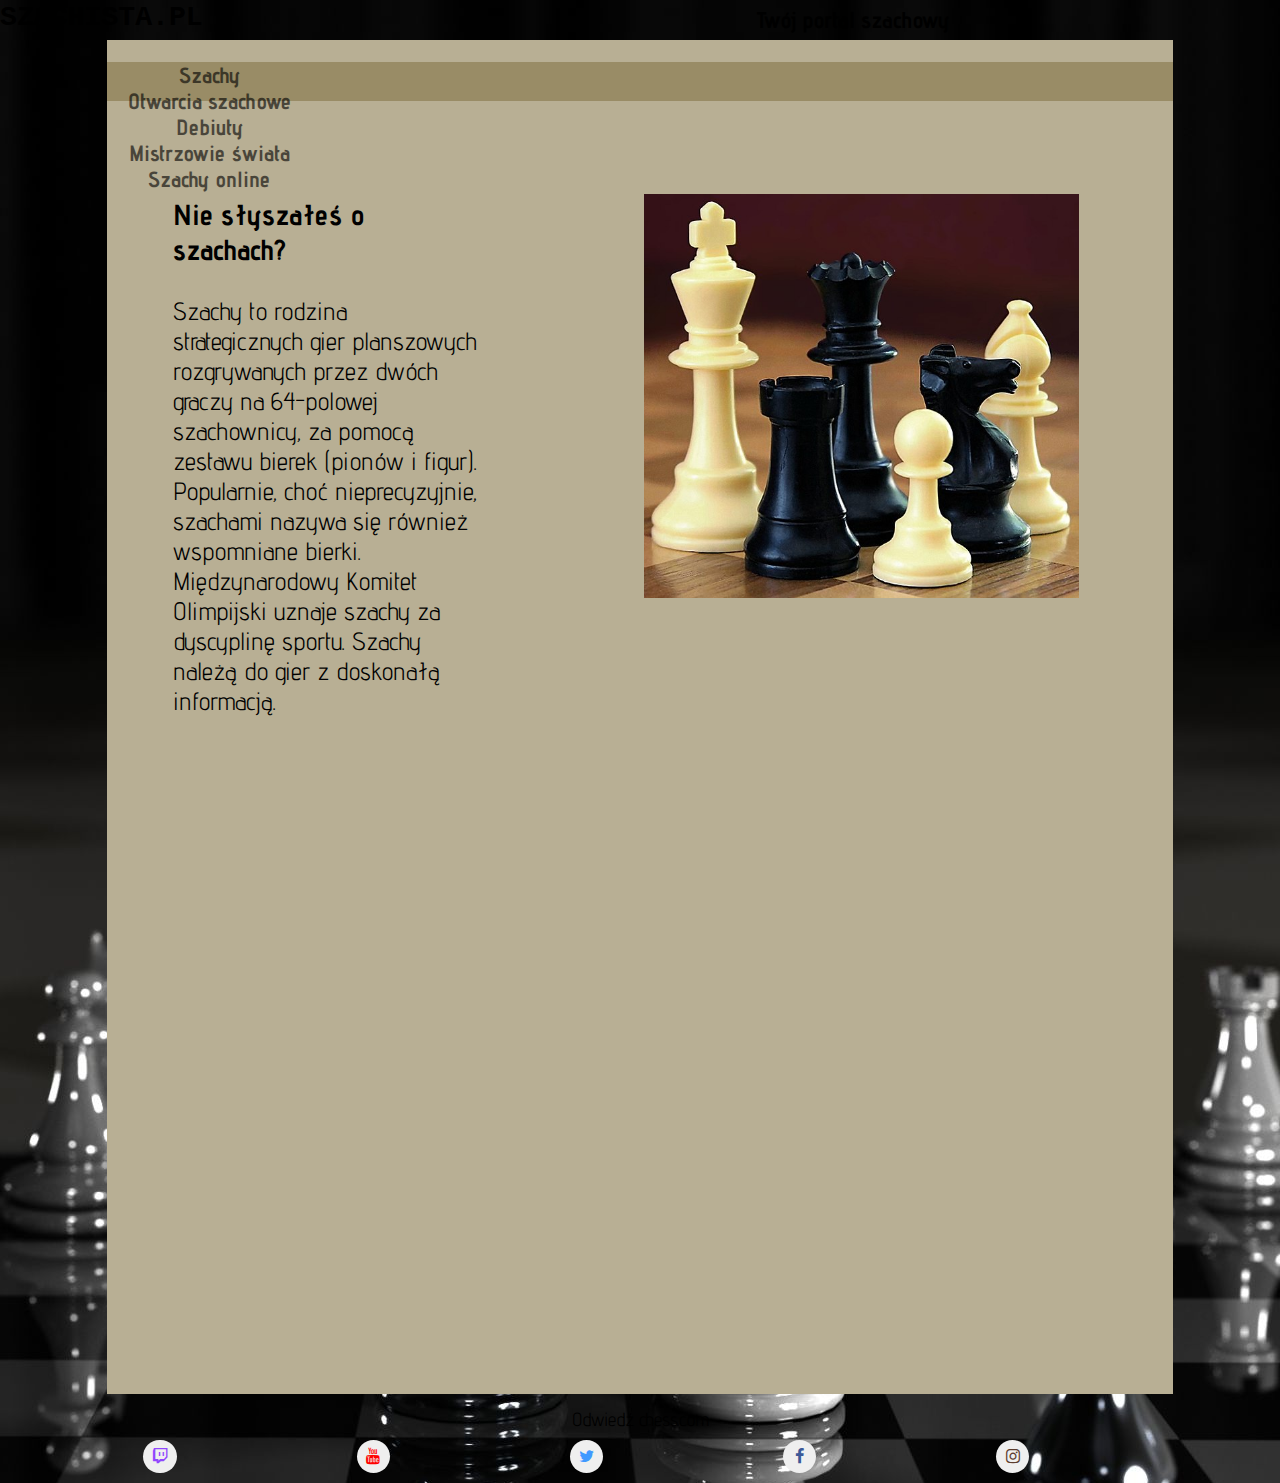
<file: index.html>
<!DOCTYPE html>
<html lang="pl-PL">
	<head>
		<title>Szachista.pl</title>
		<meta charset="UTF-8" name="viewport" content="width=device-width, initial-scale=1.0">
		<link rel="stylesheet" type="text/css" href="https://maxcdn.bootstrapcdn.com/font-awesome/4.5.0/css/font-awesome.min.css">
		<link rel="stylesheet" type="text/css" href="styles/main.css">
		<link rel="stylesheet" type="text/css" href="styles/grid.css">
		<link rel="stylesheet" type="text/css" href="styles/navigation.css">
		<link rel="stylesheet" type="text/css" href="styles/socials.css">
		<link rel="stylesheet" type="text/css" href="styles/scrollbar.css">
	</head>


	<body>
	
		<div class="header">
			<div class="container">
				<div class="row">
					<div class="col-5 col-offset-0">
						<h1 class="headmain"><a href="index.html">Szachista.pl</a></h1>
					</div>
					<div class="col-6 col-offset-0">
						<h1 class="headsecondary">Twój portal szachowy</h1>
					</div>
				</div>
			</div>
		</div>


		<div class="content">
			<div class="container">
				<div class="row">
					<div class="col-12 col-offset-0">

						<nav class="navigation">
							<ul>
								
								<li>
									<a href=#>Szachy</a>
									<ul>
										<li>
											<a href=#>Historia szachów</a>
										</li>
										
										<li>
											<a href=#>Reguły gry</a>
										</li>
										
										<li>
											<a href=#>Bierki</a>
										</li>
									</ul>
								</li>
								
								
								<li>
									<a href=#>Otwarcia szachowe</a>
									<ul>
										<li>
											<a href=#>Rozwój figur</a>
										</li>
										
										<li>
											<a href=#>Kontrola centrum</a>
										</li>
										
										<li>
											<a href=#>Bezpieczeństwo króla</a>
										</li>
										
										<li>
											<a href=#>Struktura pionów</a>
										</li>
									</ul>
								</li>
								
								
								<li>
									<a href=#>Debiuty</a>
									<ul>
										<li>
											<a href=#>Otwarte</a>
										</li>
										
										<li>
											<a href=#>Półotwarte</a>
										</li>
										
										<li>
											<a href=#>Zamknięte</a>
										</li>
									</ul>
								</li>
								
								
								<li>
									<a href="content/jumbotron.html">Mistrzowie świata</a>
								</li>
								
								
								<li>
									<a href=#>Szachy online</a>
									<ul>
										<li>
											<a target="_blank" href="https://www.chess.com/">Chess.com</a>
										</li>
										
										<li>
											<a target="_blank" href="https://lichess.org/">lichess.org</a>
										</li>
									</ul>
								</li>
								
							</ul>
						</nav>

					</div>
				</div>
			</div>
		</div>

		

		<div class="content">
			<div class="container">
				<div class="row">

					<div class="col-7 col-offset-0 col-m-5 col-s-12">
						<div class="padding-horizontal-15 padding-vertical-15">
							<h3>Nie słyszałeś o szachach?</h3>
							<p>
								Szachy to rodzina strategicznych gier planszowych rozgrywanych przez dwóch graczy na 64-polowej szachownicy, za pomocą zestawu bierek (pionów i figur). Popularnie, choć nieprecyzyjnie, szachami nazywa się również wspomniane bierki. Międzynarodowy Komitet Olimpijski uznaje szachy za dyscyplinę sportu. Szachy należą do gier z doskonałą informacją.<br>
							</p>
						</div>

					</div>
			
					<div class="col-5 col-offset-0 col-m-7 col-s-12">
						<div class="padding-horizontal-15 padding-vertical-15">
							<img src="images/bierki.jpg" alt="Bierki szachowe">
						</div>
					</div>

				</div>


			
				<div class="row">

					<div class="col-12 col-offset-0 col-s-12">
						<div class="padding-horizontal-10 padding-vertical-5">
							<div class="video-container">
								<iframe src="https://www.youtube.com/embed/_wwSAxs8J_U?mute=1&autoplay=1"></iframe>
							</div>
						</div>
					</div>
					
				</div>
			</div>
		</div>
						


		<div class="footer">
			<div class="container">
				<div class="row">

					<section class="social">
						<div class="more visit col-3 col-offset-1 col-m-12 col-m-offset-0">
							Odwiedź chess.com
						</div>
							
						<div class="more col-1 col-offset-1">
							<button class="icon-btn twitch">
								<a href="https://www.twitch.tv/chess">
									<i class="fa fa-twitch"></i>
								</a>
							</button>
						</div>
							
						<div class="more col-1 col-offset-0 col-m-offset-1">
							<button class="icon-btn youtube">
								<a href="https://www.youtube.com/chess">
									<i class="fa fa-youtube"></i>
								</a>							
							</button>
						</div>
		
						<div class="more col-1 col-offset-0 col-m-offset-1">
							<button class="icon-btn twitter">
								<a href="https://twitter.com/chesscom">
									<i class="fa fa-twitter"></i>
								</a>
							</button>
						</div>

						<div class="more col-1 col-offset-0 col-m-offset-1">
							<button class="icon-btn facebook">
								<a href="https://www.facebook.com/chess/">
									<i class="fa fa-facebook"></i>
								</a>
							</button>
						</div>
							
						<div class="more col-1 col-offset-0 col-m-offset-1">
							<button class="icon-btn instagram">
								<a href="https://www.instagram.com/wwwchesscom/">
									<i class="fa fa-instagram"></i>
								</a>
							</button>
						</div>
					</section>

				</div>
			</div>
		</div>
		
		
	</body>

</html>
</file>
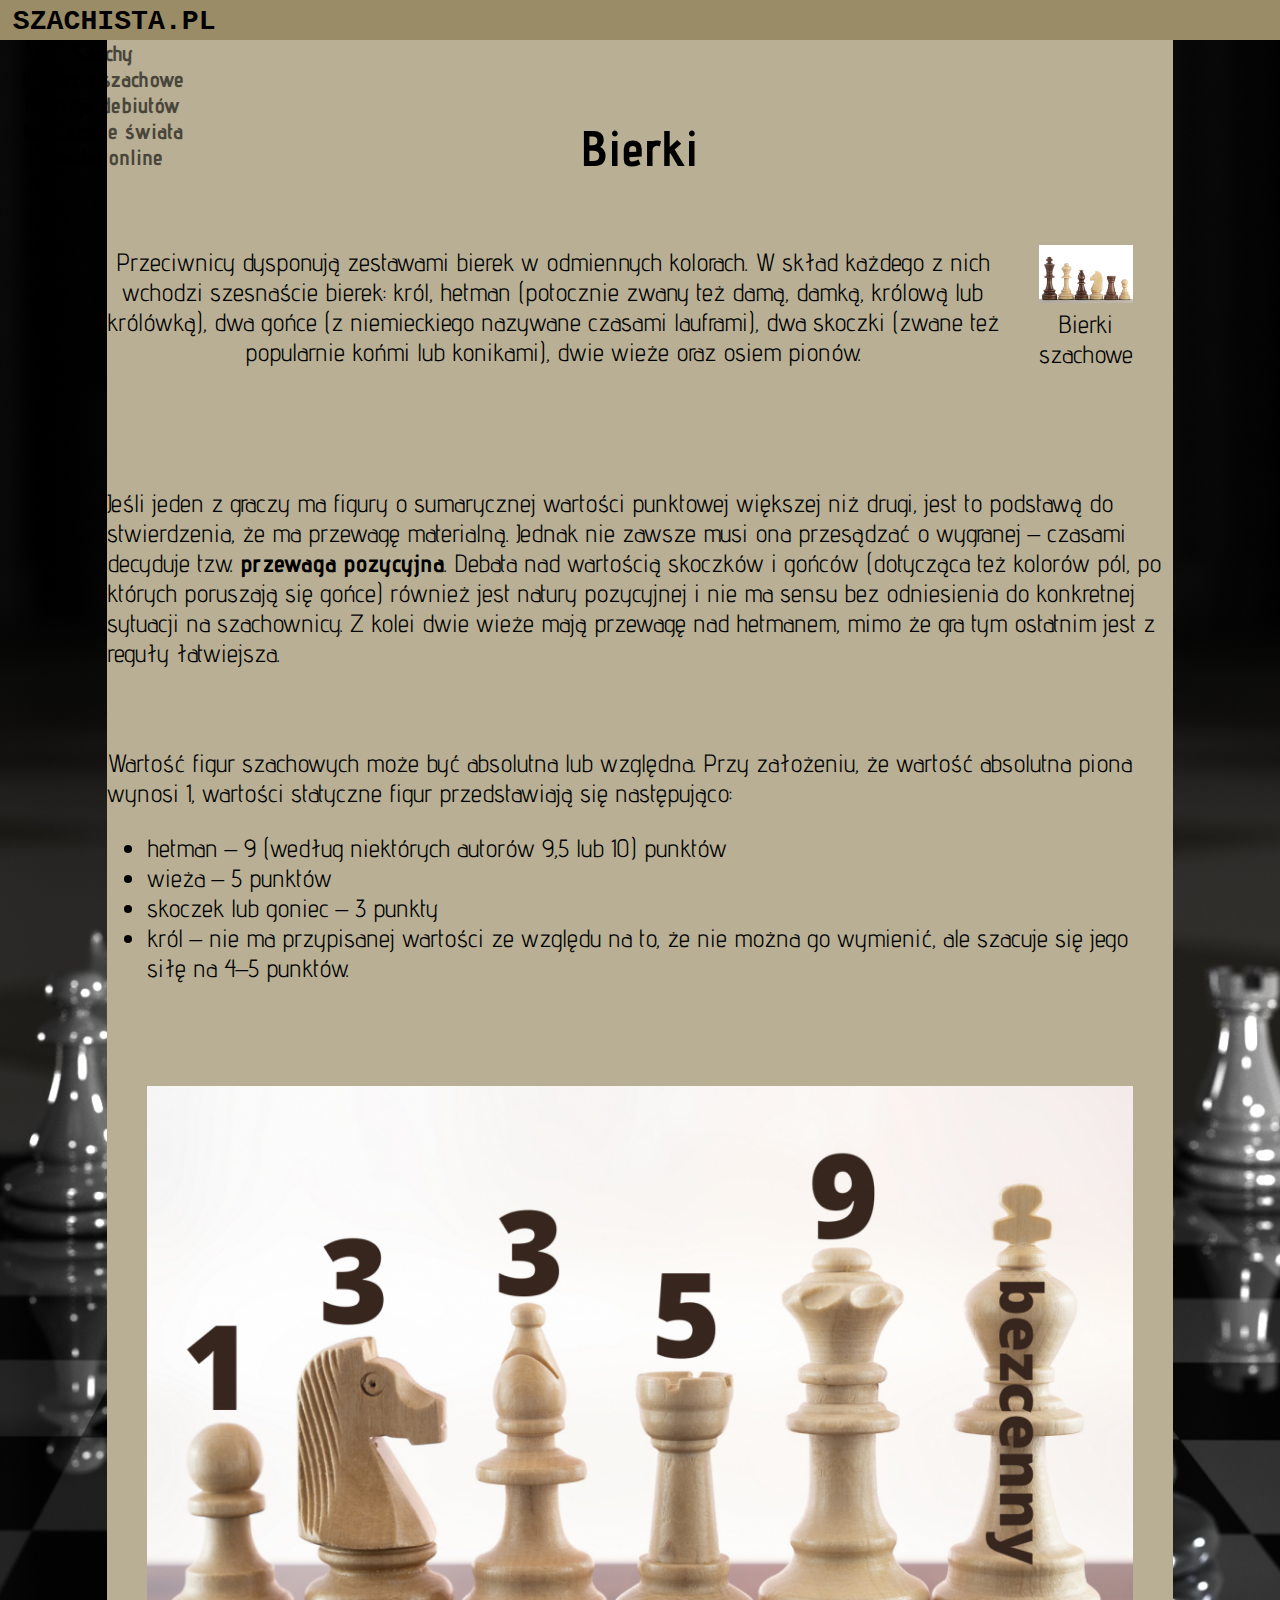
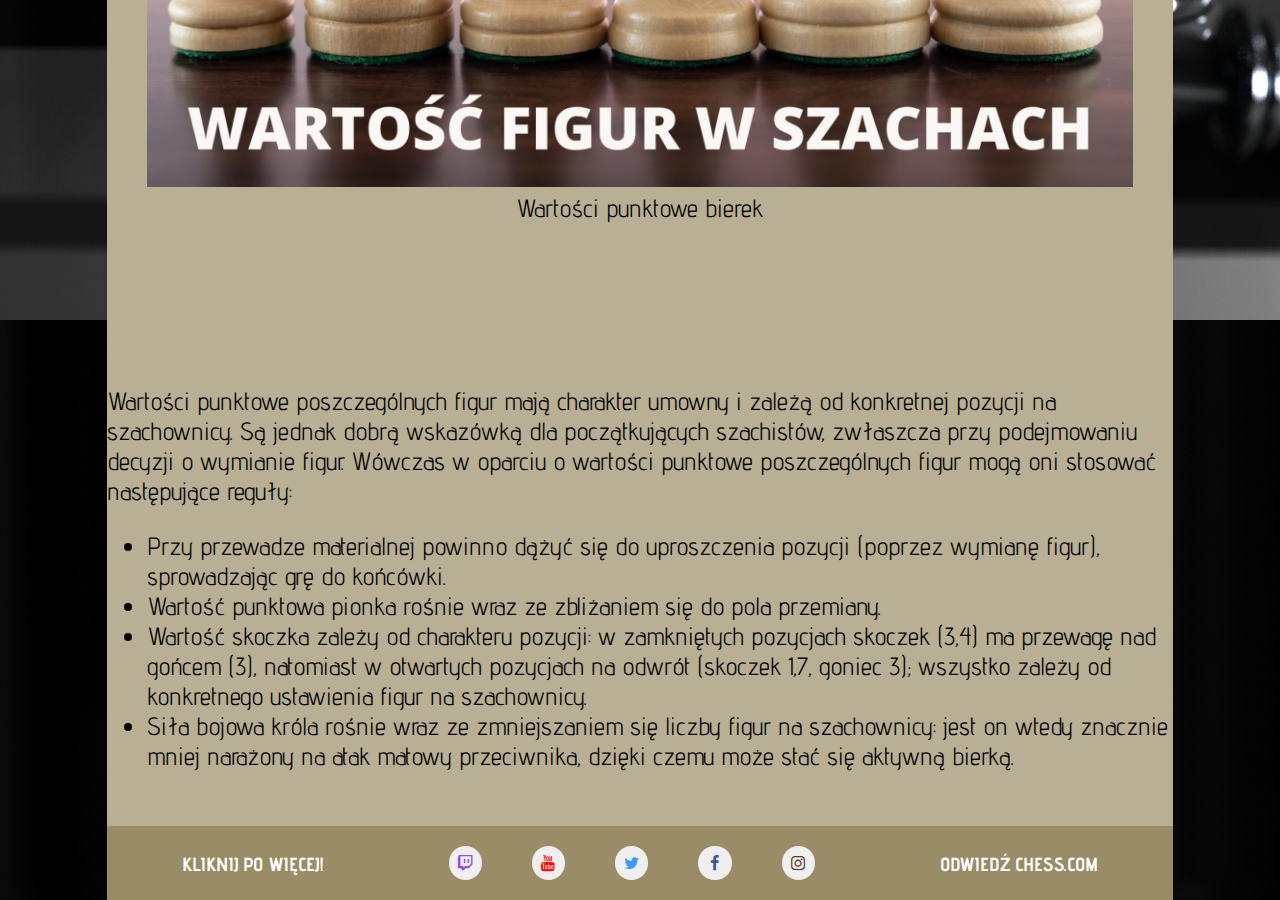
<file: content/bierki.html>
<!DOCTYPE html>
<html lang="pl-PL">
	<head>
		<title>Szachista.pl</title>
		<meta charset="UTF-8" name="viewport" content="width=device-width, initial-scale=1.0">
		<link rel="stylesheet" href="https://maxcdn.bootstrapcdn.com/bootstrap/3.3.6/css/bootstrap.min.css" integrity="sha384-1q8mTJOASx8j1Au+a5WDVnPi2lkFfwwEAa8hDDdjZlpLegxhjVME1fgjWPGmkzs7" crossorigin="anonymous">
		<link rel="stylesheet" type="text/css" href="https://maxcdn.bootstrapcdn.com/font-awesome/4.5.0/css/font-awesome.min.css">
        <link rel="stylesheet" type="text/css" href="../styles/flexbox.css">
		<link rel="stylesheet" type="text/css" href="../styles/grid.css">
		<link rel="stylesheet" type="text/css" href="../styles/main.css">
		<link rel="stylesheet" type="text/css" href="../styles/navigation.css">
		<link rel="stylesheet" type="text/css" href="../styles/scrollbar.css">
		<link rel="stylesheet" type="text/css" href="../styles/socials.css">
		<link rel="stylesheet" type="text/css" href="../styles/bootstrap_override.css">
	</head>


	<body>
	

		<nav class="navbar navbar-default navbar-fixed-top">
			<div class="container-fluid">

				<div class="navbar-header">
					<a class="headmain" href="../index.html">Szachista.pl</a>
				</div>
				
				<a href="javascript:void(0);" class="hamburger" onclick="myHamburger()">
					<i class="fa fa-bars"></i>
				</a>

				<ul class="nav navbar-nav navbar-right nav-mobile" id="nav">			
					<li><a href=#>Szachy</a>
						<ul>
							<li><a href="historia.html">Historia szachów</a></li>	
							<li><a href="reguly.html">Podstawowe reguły</a></li>
							<li><a href="bierki.html">Bierki</a></li>	
							<li><a href="galeria.html">Galeria zad 8</a></li>
							<li><a href="z9.html">Zadanie 9</a></li>
						</ul>
					</li>

					<li><a href=#>Otwarcia szachowe</a>
						<ul>
							<li><a href="otwarcia.html#rozwoj_figur">Rozwój figur</a></li>								
							<li><a href="otwarcia.html#kontrola_centrum">Kontrola centrum</a></li>										
							<li><a href="otwarcia.html#bezpieczenstwo_krola">Bezpieczeństwo króla</a></li>										
							<li><a href="otwarcia.html#struktura_pionow">Struktura pionów</a></li>
						</ul>
					</li>

					<li><a href=#>Rodzaje debiutów</a>
						<ul>
							<li><a href="debiuty.html#otwarte">Otwarte</a></li>									
							<li><a href="debiuty.html#polotwarte">Półotwarte</a></li>										
							<li><a href="debiuty.html#zamkniete">Zamknięte</a></li>
						</ul>
					</li>

					<li><a href="mistrzowie.html">Mistrzowie świata</a></li>

					<li><a href=#>Szachy online</a>
						<ul>
							<li><a target="_blank" href="https://www.chess.com/">Chess.com</a></li>										
							<li><a target="_blank" href="https://lichess.org/">lichess.org</a></li>
						</ul>
					</li>

				</ul>
			</div>
		</nav>

		<script>
			function myHamburger() {
				var x = document.getElementById("nav");
				if (x.style.display === "block") {
    				x.style.display = "none";
				} else {
					x.style.display = "block";
				}
			}
		</script>


		
		<div class="content">

            <h1><b>Bierki</b></h1>

            <div class="flex-container flex-padding flex-m-container">
                <div class="flex-item-center flex-item-80">
					<p class="text-justify">
                        Przeciwnicy dysponują zestawami bierek w odmiennych kolorach. W skład każdego z nich wchodzi szesnaście bierek: król, hetman (potocznie zwany też damą, damką, królową lub królówką), dwa gońce (z niemieckiego nazywane czasami lauframi), dwa skoczki (zwane też popularnie końmi lub konikami), dwie wieże oraz osiem pionów.
					</p>
				</div>

                <div class="flex-item-center flex-item-20">
					<div class="padding-horizontal-10 padding-vertical-5">
                        <figure class="figure">
                            <img src="../images/chess-pieces1.jpg" class="figure-img img-fluid rounded" alt="Bierki szachowe">
                            <figcaption class="figure-caption text-right">Bierki szachowe</figcaption>
                        </figure>
					</div>
				</div>
			</div>

            <br><br>

            <div class="flex-container flex-padding">					
				<p class="text-justify">
                    Jeśli jeden z graczy ma figury o sumarycznej wartości punktowej większej niż drugi, jest to podstawą do stwierdzenia, że ma przewagę materialną. Jednak nie zawsze musi ona przesądzać o wygranej – czasami decyduje tzw. <b>przewaga pozycyjna</b>. Debata nad wartością skoczków i gońców (dotycząca też kolorów pól, po których poruszają się gońce) również jest natury pozycyjnej i nie ma sensu bez odniesienia do konkretnej sytuacji na szachownicy. Z kolei dwie wieże mają przewagę nad hetmanem, mimo że gra tym ostatnim jest z reguły łatwiejsza.
                </p>
			</div>

            <br>

            <div class="flex-padding">					
				<p class="text-justify">
                    Wartość figur szachowych może być absolutna lub względna. Przy założeniu, że wartość absolutna piona wynosi 1, wartości statyczne figur przedstawiają się następująco:
                    <ul>
                        <li>hetman – 9 (według niektórych autorów 9,5 lub 10) punktów</li>
                        <li>wieża – 5 punktów</li>
                        <li>skoczek lub goniec – 3 punkty</li>
                        <li>król – nie ma przypisanej wartości ze względu na to, że nie można go wymienić, ale szacuje się jego siłę na 4–5 punktów.</li>
                    </ul>
                </p>
			</div>

            <div class="flex-container padding-vertical-5 flex-item-center">					
				<figure class="figure">
					<img src="../images/pieces-points.png" class="figure-img img-fluid rounded" alt="Wartości bierek">
					<figcaption class="figure-caption text-right">Wartości punktowe bierek</figcaption>
				</figure>
			</div>
            
            <br><br>

            <div class="flex-padding flex-m-container">		
                <p class="text-justify">
                    Wartości punktowe poszczególnych figur mają charakter umowny i zależą od konkretnej pozycji na szachownicy. Są jednak dobrą wskazówką dla początkujących szachistów, zwłaszcza przy podejmowaniu decyzji o wymianie figur. Wówczas w oparciu o wartości punktowe poszczególnych figur mogą oni stosować następujące reguły:
                    <ul class="text-left">
                        <li>Przy przewadze materialnej powinno dążyć się do uproszczenia pozycji (poprzez wymianę figur), sprowadzając grę do końcówki.</li>
                        <li>Wartość punktowa pionka rośnie wraz ze zbliżaniem się do pola przemiany.</li>
                        <li>Wartość skoczka zależy od charakteru pozycji: w zamkniętych pozycjach skoczek (3,4) ma przewagę nad gońcem (3), natomiast w otwartych pozycjach na odwrót (skoczek 1,7, goniec 3); wszystko zależy od konkretnego ustawienia figur na szachownicy.</li>
                        <li>Siła bojowa króla rośnie wraz ze zmniejszaniem się liczby figur na szachownicy: jest on wtedy znacznie mniej narażony na atak matowy przeciwnika, dzięki czemu może stać się aktywną bierką.</li>
                    </ul>
                </p>
            </div>
            
            <br>
		</div>
						
			
			
		<footer class="footer">
			<section class="social more more-s">
				<div class="flex-container flex-s-container">
					
					<div class="flex-grow-1 flex-item-center">

						<div>
							Kliknij po więcej!
						</div>

					</div>

					<div class="flex-grow-2 flex-item-center flex-spacing-even">

						<div>
							<button class="icon-btn twitch">
								<a href="https://www.twitch.tv/chess">
									<i class="fa fa-twitch"></i>
								</a>
							</button>
						</div>
							
						<div>
							<button class="icon-btn youtube">
								<a href="https://www.youtube.com/chess">
									<i class="fa fa-youtube"></i>
								</a>							
							</button>
						</div>
		
						<div>
							<button class="icon-btn twitter">
								<a href="https://twitter.com/chesscom">
									<i class="fa fa-twitter"></i>
								</a>
							</button>
						</div>

						<div>
							<button class="icon-btn facebook">
								<a href="https://www.facebook.com/chess/">
									<i class="fa fa-facebook"></i>
								</a>
							</button>
						</div>
							
						<div>
							<button class="icon-btn instagram">
								<a href="https://www.instagram.com/wwwchesscom/">
									<i class="fa fa-instagram"></i>
								</a>
							</button>
						</div>

					</div>

					<div class="flex-grow-1 flex-item-center">

						<div>
							Odwiedź chess.com
						</div>

					</div>

				</div>
			</section>
		</footer>
	
		
	</body>

</html>
</file>
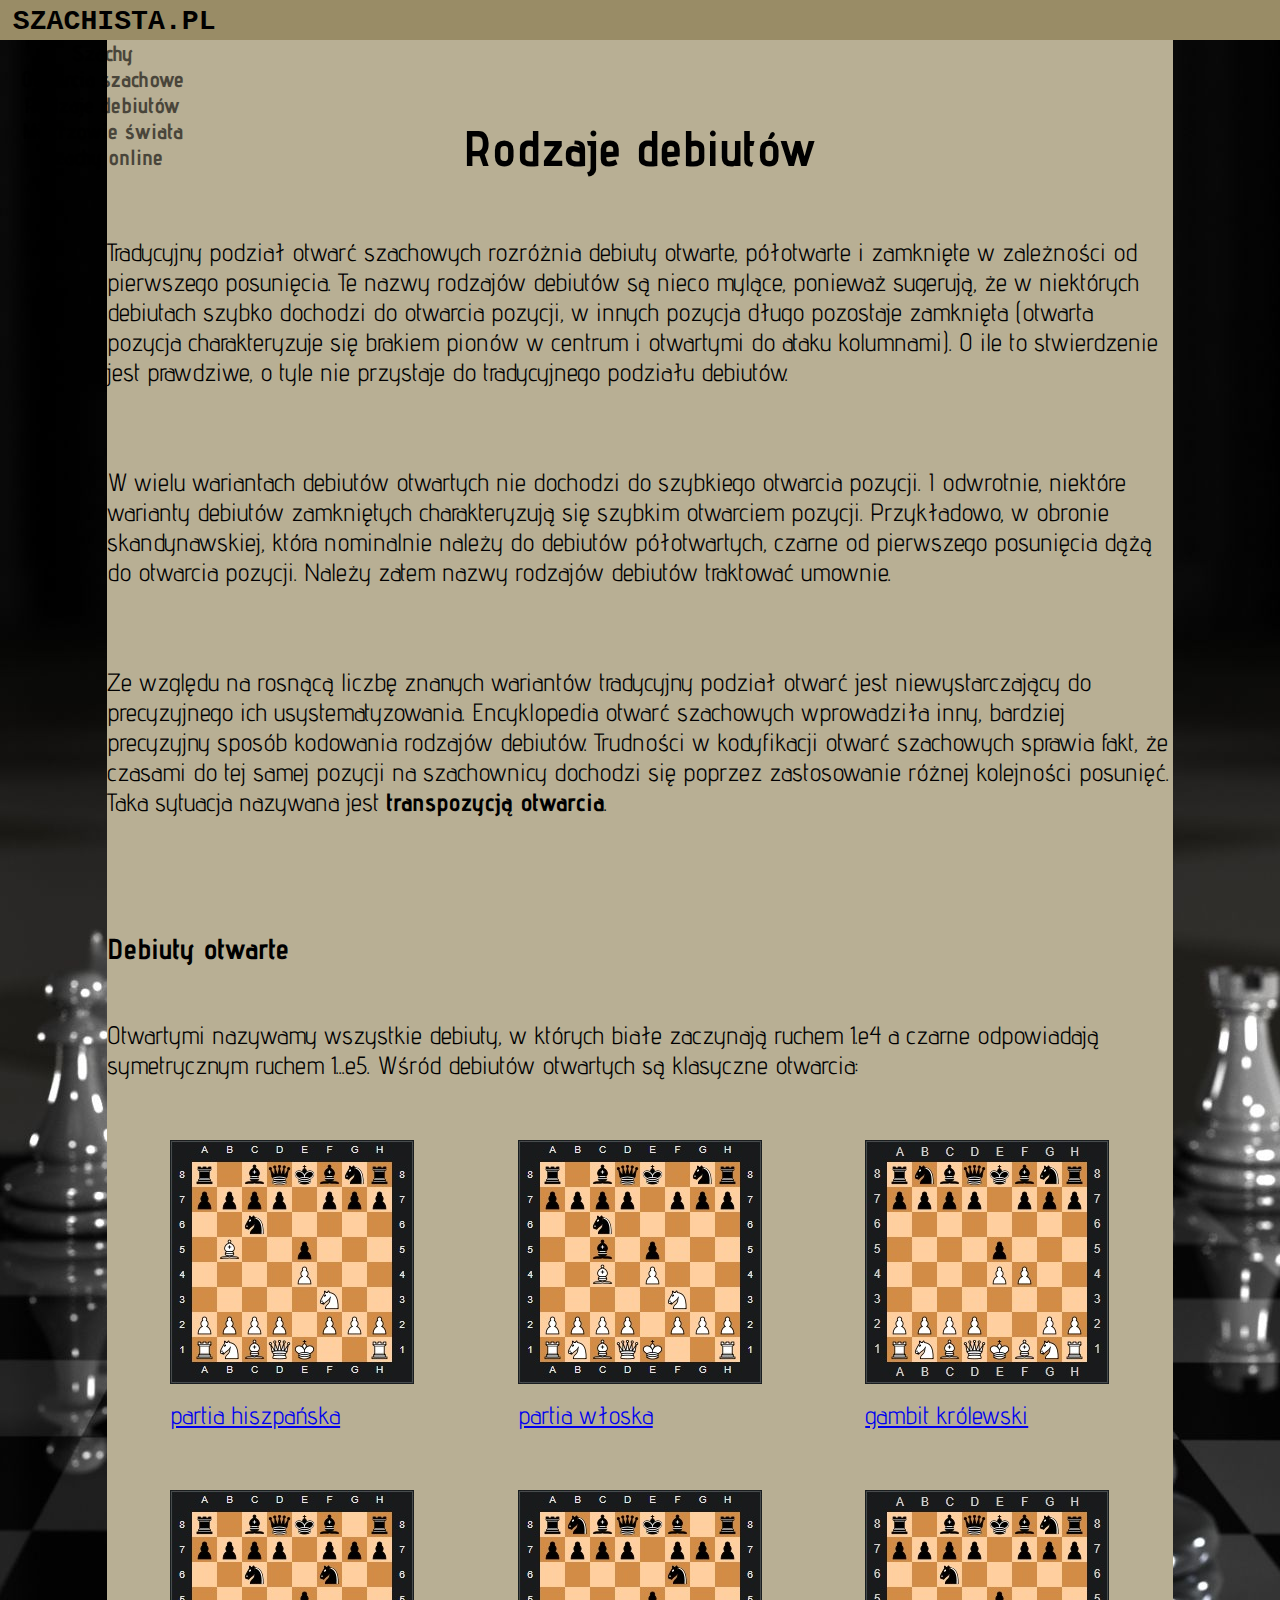
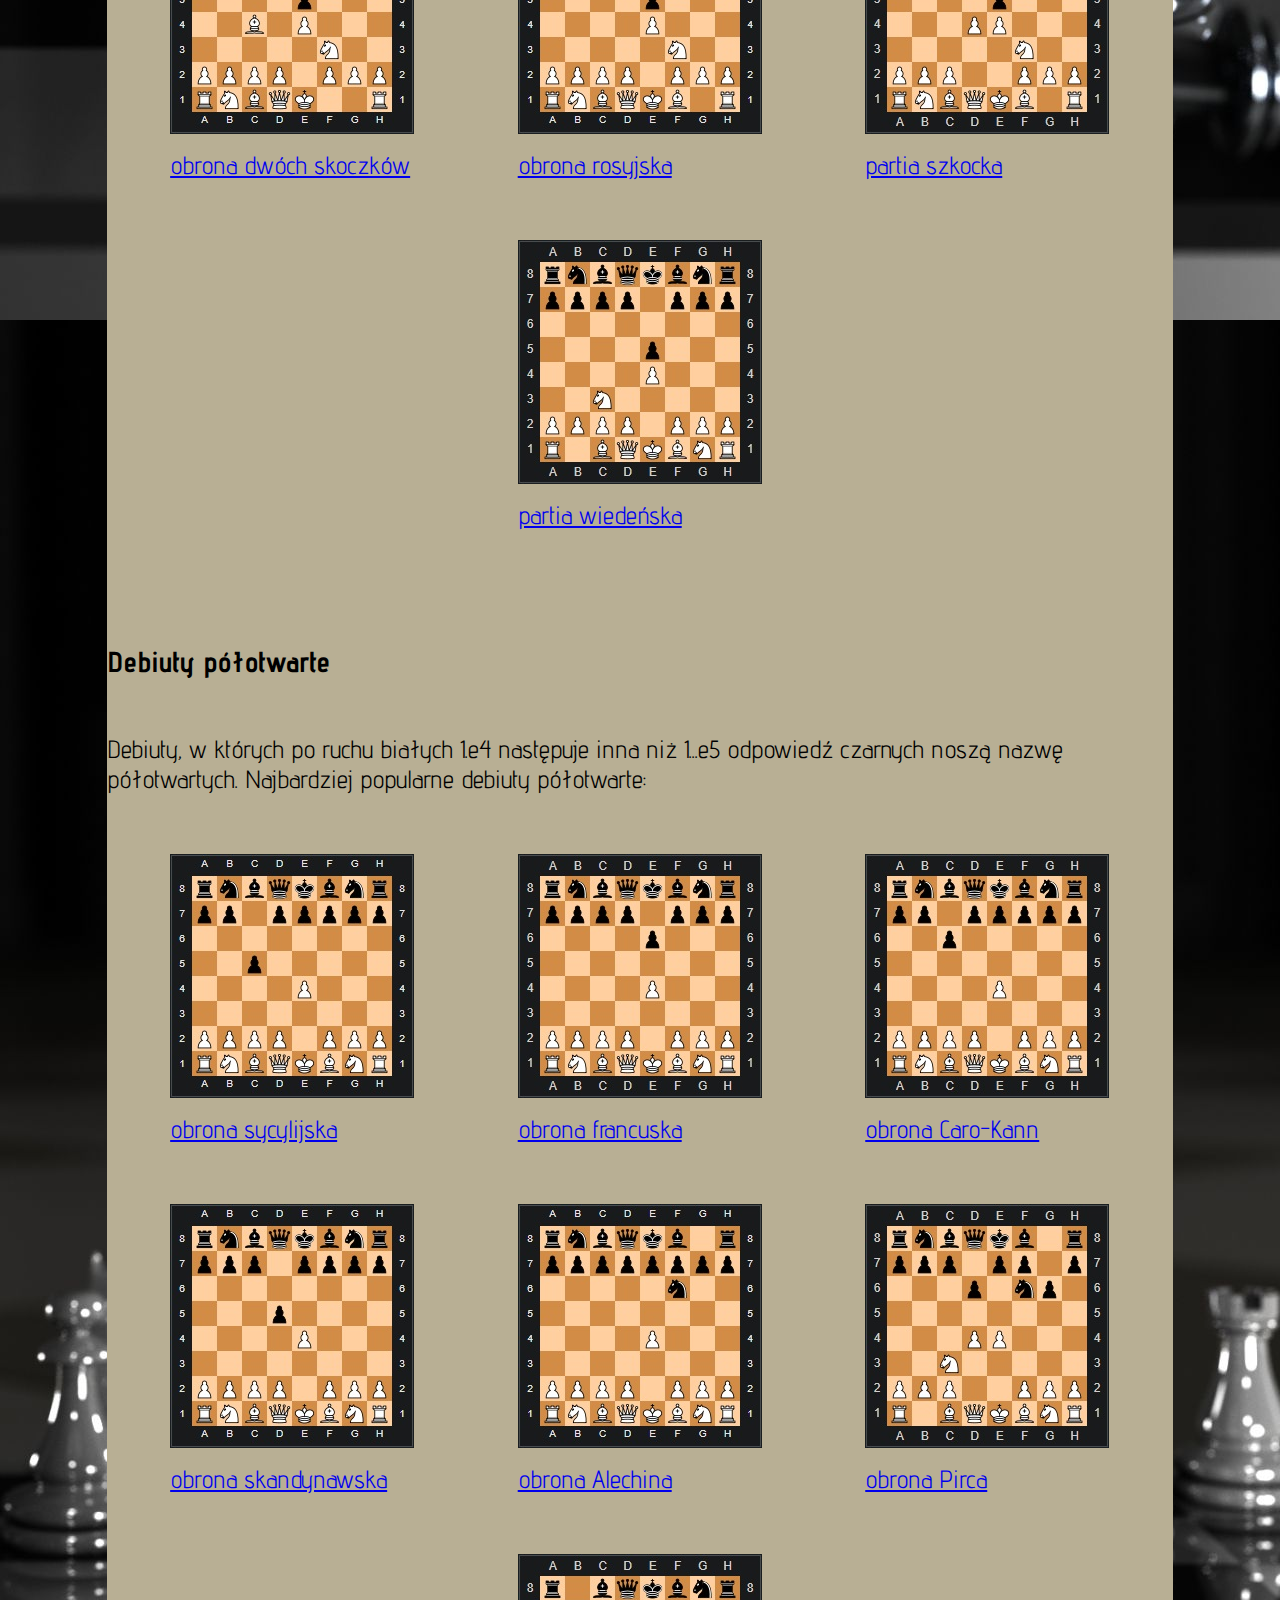
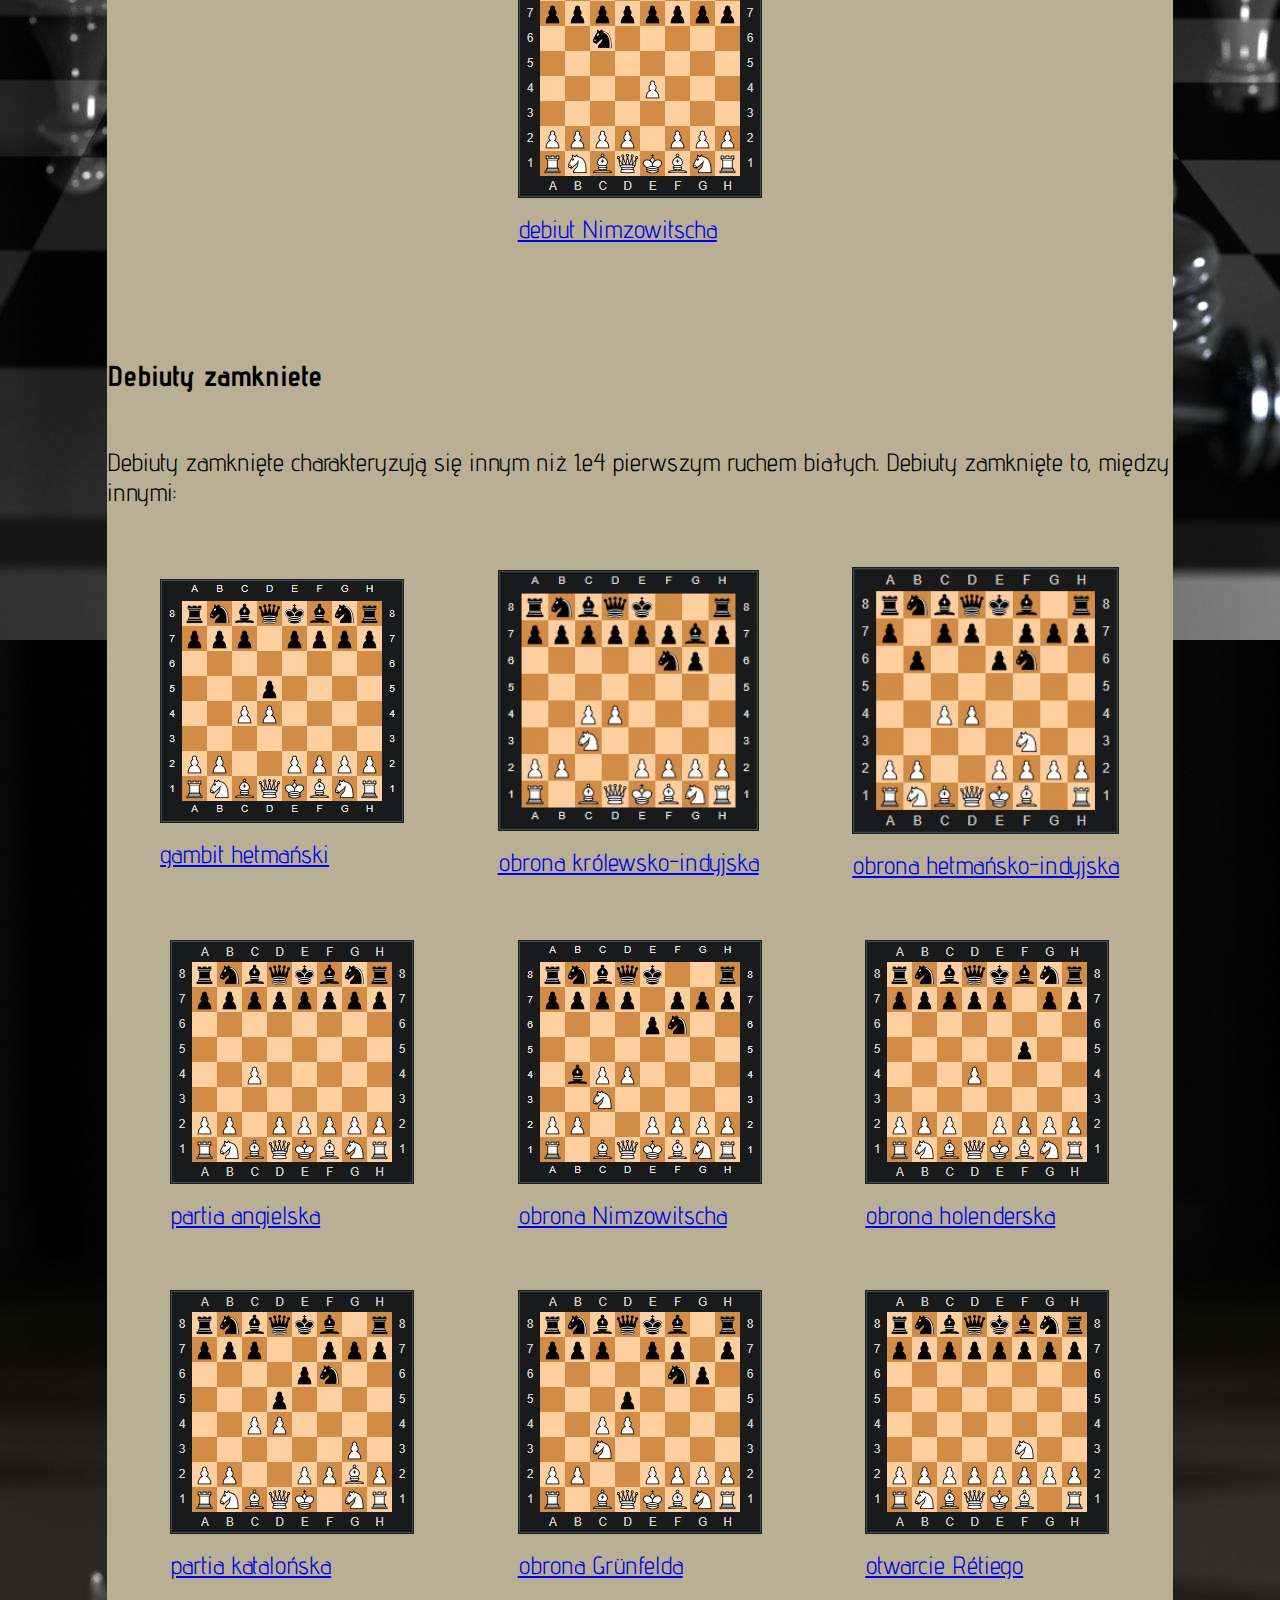
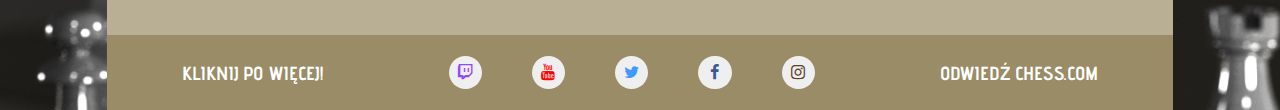
<file: content/debiuty.html>
<!DOCTYPE html>
<html lang="pl-PL">
	<head>
		<title>Szachista.pl</title>
		<meta charset="UTF-8" name="viewport" content="width=device-width, initial-scale=1.0">
		<link rel="stylesheet" href="https://maxcdn.bootstrapcdn.com/bootstrap/3.3.6/css/bootstrap.min.css" integrity="sha384-1q8mTJOASx8j1Au+a5WDVnPi2lkFfwwEAa8hDDdjZlpLegxhjVME1fgjWPGmkzs7" crossorigin="anonymous">
		<link rel="stylesheet" type="text/css" href="https://maxcdn.bootstrapcdn.com/font-awesome/4.5.0/css/font-awesome.min.css">
        <link rel="stylesheet" type="text/css" href="../styles/flexbox.css">
		<link rel="stylesheet" type="text/css" href="../styles/grid.css">
		<link rel="stylesheet" type="text/css" href="../styles/main.css">
		<link rel="stylesheet" type="text/css" href="../styles/navigation.css">
		<link rel="stylesheet" type="text/css" href="../styles/scrollbar.css">
		<link rel="stylesheet" type="text/css" href="../styles/socials.css">
		<link rel="stylesheet" type="text/css" href="../styles/bootstrap_override.css">
	</head>


	<body>
	

		<nav class="navbar navbar-default navbar-fixed-top">
			<div class="container-fluid">

				<div class="navbar-header">
					<a class="headmain" href="../index.html">Szachista.pl</a>
				</div>
				
				<a href="javascript:void(0);" class="hamburger" onclick="myHamburger()">
					<i class="fa fa-bars"></i>
				</a>

				<ul class="nav navbar-nav navbar-right nav-mobile" id="nav">			
					<li><a href=#>Szachy</a>
						<ul>
							<li><a href="historia.html">Historia szachów</a></li>	
							<li><a href="reguly.html">Podstawowe reguły</a></li>
							<li><a href="bierki.html">Bierki</a></li>	
							<li><a href="galeria.html">Galeria zad 8</a></li>
							<li><a href="z9.html">Zadanie 9</a></li>
						</ul>
					</li>

					<li><a href=#>Otwarcia szachowe</a>
						<ul>
							<li><a href="otwarcia.html#rozwoj_figur">Rozwój figur</a></li>								
							<li><a href="otwarcia.html#kontrola_centrum">Kontrola centrum</a></li>										
							<li><a href="otwarcia.html#bezpieczenstwo_krola">Bezpieczeństwo króla</a></li>										
							<li><a href="otwarcia.html#struktura_pionow">Struktura pionów</a></li>
						</ul>
					</li>

					<li><a href=#>Rodzaje debiutów</a>
						<ul>
							<li><a href="debiuty.html#otwarte">Otwarte</a></li>									
							<li><a href="debiuty.html#polotwarte">Półotwarte</a></li>										
							<li><a href="debiuty.html#zamkniete">Zamknięte</a></li>
						</ul>
					</li>

					<li><a href="mistrzowie.html">Mistrzowie świata</a></li>

					<li><a href=#>Szachy online</a>
						<ul>
							<li><a target="_blank" href="https://www.chess.com/">Chess.com</a></li>										
							<li><a target="_blank" href="https://lichess.org/">lichess.org</a></li>
						</ul>
					</li>

				</ul>
			</div>
		</nav>

		<script>
			function myHamburger() {
				var x = document.getElementById("nav");
				if (x.style.display === "block") {
    				x.style.display = "none";
				} else {
					x.style.display = "block";
				}
			}
		</script>


		
		<div class="content">

            <h1><b>Rodzaje debiutów</b></h1>

            <div class="flex-container flex-padding">					
				<p class="text-justify">
					Tradycyjny podział otwarć szachowych rozróżnia debiuty otwarte, półotwarte i zamknięte w zależności od pierwszego posunięcia. Te nazwy rodzajów debiutów są nieco mylące, ponieważ sugerują, że w niektórych debiutach szybko dochodzi do otwarcia pozycji, w innych pozycja długo pozostaje zamknięta (otwarta pozycja charakteryzuje się brakiem pionów w centrum i otwartymi do ataku kolumnami). O ile to stwierdzenie jest prawdziwe, o tyle nie przystaje do tradycyjnego podziału debiutów.
				</p>
			</div>

            <br>

            <div class="flex-container flex-padding">					
				<p class="text-justify">
					W wielu wariantach debiutów otwartych nie dochodzi do szybkiego otwarcia pozycji. I odwrotnie, niektóre warianty debiutów zamkniętych charakteryzują się szybkim otwarciem pozycji. Przykładowo, w obronie skandynawskiej, która nominalnie należy do debiutów półotwartych, czarne od pierwszego posunięcia dążą do otwarcia pozycji. Należy zatem nazwy rodzajów debiutów traktować umownie.
                </p>
			</div>

			<br>

			<div class="flex-container flex-padding">					
				<p class="text-justify">
					Ze względu na rosnącą liczbę znanych wariantów tradycyjny podział otwarć jest niewystarczający do precyzyjnego ich usystematyzowania. Encyklopedia otwarć szachowych wprowadziła inny, bardziej precyzyjny sposób kodowania rodzajów debiutów. Trudności w kodyfikacji otwarć szachowych sprawia fakt, że czasami do tej samej pozycji na szachownicy dochodzi się poprzez zastosowanie różnej kolejności posunięć. Taka sytuacja nazywana jest <b>transpozycją otwarcia</b>.
				</p>
			</div>


            <br id="otwarte"><br>

            <h3 class="text-center"><b>Debiuty otwarte</b></h3>
			<div class="flex-container flex-padding">					
				<p class="text-justify">
					Otwartymi nazywamy wszystkie debiuty, w których białe zaczynają ruchem 1.e4 a czarne odpowiadają symetrycznym ruchem 1...e5. Wśród debiutów otwartych są klasyczne otwarcia:
				</p>
			</div>

			<!-- flex-nav works well here -->
			<div class="flex-nav flex-s-container flex-padding">
				
				<figure class="figure padding-3">
					<img src="../images/openings/partia-hiszpanska.jpg" class="figure-img  img-thumbnail" alt="Partia hiszpańska">
					<figcaption class="figure-caption text-center"><a href="https://pl.wikipedia.org/wiki/Partia_hiszpa%C5%84ska">partia hiszpańska</a></figcaption>
				</figure>

				<figure class="figure padding-3">
					<img src="../images/openings/partia-wloska.jpg" class="figure-img  img-thumbnail" alt="Partia włoska">
					<figcaption class="figure-caption text-center"><a href="https://pl.wikipedia.org/wiki/Partia_w%C5%82oska">partia włoska</a></figcaption>
				</figure>

				<figure class="figure padding-3">
					<img src="../images/openings/gambit-krolewski.jpg" class="figure-img img-thumbnail" alt="Gambit królewski">
					<figcaption class="figure-caption text-center"><a href="https://pl.wikipedia.org/wiki/Gambit_kr%C3%B3lewski">gambit królewski</a></figcaption>
				</figure>

				<figure class="figure padding-3">
					<img src="../images/openings/obrona-dwoch-skoczkow.jpg" class="figure-img img-thumbnail" alt="Obrona dwóch skoczków">
					<figcaption class="figure-caption text-center"><a href="https://pl.wikipedia.org/wiki/Obrona_dw%C3%B3ch_skoczk%C3%B3w">obrona dwóch skoczków</a></figcaption>
				</figure>

				<figure class="figure padding-3">
					<img src="../images/openings/obrona-rosyjska.jpg" class="figure-img img-thumbnail" alt="Obrona rosyjska">
					<figcaption class="figure-caption text-center"><a href="https://pl.wikipedia.org/wiki/Obrona_rosyjska">obrona rosyjska</a></figcaption>
				</figure>

				<figure class="figure padding-3">
					<img src="../images/openings/partia-szkocka.jpg" class="figure-img img-thumbnail" alt="Partia szkocka">
					<figcaption class="figure-caption text-center"><a href="https://pl.wikipedia.org/wiki/Partia_szkocka">partia szkocka</a></figcaption>
				</figure>
				
				<figure class="figure padding-3">
					<img src="../images/openings/partia-wiedenska.jpg" class="figure-img img-thumbnail" alt="Partia wiedeńska">
					<figcaption class="figure-caption text-center"><a href="https://pl.wikipedia.org/wiki/Partia_wiede%C5%84ska">partia wiedeńska</a></figcaption>
				</figure>

			</div>


			<br id="polotwarte"><br>

            <h3 class="text-center"><b>Debiuty półotwarte</b></h3>
			<div class="flex-container flex-padding">					
				<p class="text-justify">
					Debiuty, w których po ruchu białych 1.e4 następuje inna niż 1...e5 odpowiedź czarnych noszą nazwę półotwartych. Najbardziej popularne debiuty półotwarte:
				</p>
			</div>

			<div class="flex-nav flex-s-container flex-padding">
				
				<figure class="figure padding-3">
					<img src="../images/openings/obrona-sycylijska.jpg" class="figure-img  img-thumbnail" alt="Obrona sycylijska">
					<figcaption class="figure-caption text-center"><a href="https://pl.wikipedia.org/wiki/Obrona_sycylijska">obrona sycylijska</a></figcaption>
				</figure>

				<figure class="figure padding-3">
					<img src="../images/openings/obrona-francuska.jpg" class="figure-img  img-thumbnail" alt="Obrona francuska">
					<figcaption class="figure-caption text-center"><a href="https://pl.wikipedia.org/wiki/Obrona_francuska">obrona francuska</a></figcaption>
				</figure>

				<figure class="figure padding-3">
					<img src="../images/openings/obrona-caro-kann.jpg" class="figure-img img-thumbnail" alt="Obrona Caro-Kann">
					<figcaption class="figure-caption text-center"><a href="https://pl.wikipedia.org/wiki/Obrona_Caro-Kann">obrona Caro-Kann</a></figcaption>
				</figure>

				<figure class="figure padding-3">
					<img src="../images/openings/obrona-skandynawska.jpg" class="figure-img img-thumbnail" alt="Obrona skandynawska">
					<figcaption class="figure-caption text-center"><a href="https://pl.wikipedia.org/wiki/Obrona_skandynawska">obrona skandynawska</a></figcaption>
				</figure>

				<figure class="figure padding-3">
					<img src="../images/openings/obrona-alechina.jpg" class="figure-img img-thumbnail" alt="Obrona Alechina">
					<figcaption class="figure-caption text-center"><a href="https://pl.wikipedia.org/wiki/Obrona_Alechina">obrona Alechina</a></figcaption>
				</figure>

				<figure class="figure padding-3">
					<img src="../images/openings/obrona-pirca.jpg" class="figure-img img-thumbnail" alt="Obrona Pirca">
					<figcaption class="figure-caption text-center"><a href="https://pl.wikipedia.org/wiki/Obrona_Pirca">obrona Pirca</a></figcaption>
				</figure>
				
				<figure class="figure padding-3">
					<img src="../images/openings/debiut-nimzowitscha.jpg" class="figure-img img-thumbnail" alt="Debiut Nimzowitscha">
					<figcaption class="figure-caption text-center"><a href="https://pl.wikipedia.org/wiki/Debiut_Nimzowitscha">debiut Nimzowitscha</a></figcaption>
				</figure>

			</div>


			<br id="zamkniete"><br>

            <h3 class="text-center"><b>Debiuty zamkniete</b></h3>
			<div class="flex-container flex-padding">					
				<p class="text-justify">
					Debiuty zamknięte charakteryzują się innym niż 1.e4 pierwszym ruchem białych. Debiuty zamknięte to, między innymi:
				</p>
			</div>

			<div class="flex-nav flex-s-container flex-padding">
				
				<figure class="figure padding-3">
					<img src="../images/openings/gambit-hetmanski.jpg" class="figure-img  img-thumbnail" alt="Gambit hetmański">
					<figcaption class="figure-caption text-center"><a href="https://pl.wikipedia.org/wiki/Gambit_hetma%C5%84ski">gambit hetmański</a></figcaption>
				</figure>

				<figure class="figure padding-3">
					<img src="../images/openings/obrona-krolewsko-indyjska.jpg" class="figure-img  img-thumbnail" alt="Obrona królewsko-indyjska">
					<figcaption class="figure-caption text-center"><a href="https://pl.wikipedia.org/wiki/Obrona_kr%C3%B3lewsko-indyjska">obrona królewsko-indyjska</a></figcaption>
				</figure>

				<figure class="figure padding-3">
					<img src="../images/openings/obrona-hetmansko-indyjska.jpg" class="figure-img img-thumbnail" alt="Obrona hetmańsko-indyjska">
					<figcaption class="figure-caption text-center"><a href="https://pl.wikipedia.org/wiki/Obrona_hetma%C5%84sko-indyjska">obrona hetmańsko-indyjska</a></figcaption>
				</figure>

				<figure class="figure padding-3">
					<img src="../images/openings/partia-angielska.jpg" class="figure-img img-thumbnail" alt="Partia angielska">
					<figcaption class="figure-caption text-center"><a href="https://pl.wikipedia.org/wiki/Partia_angielska">partia angielska</a></figcaption>
				</figure>

				<figure class="figure padding-3">
					<img src="../images/openings/obrona-nimzowitscha.jpg" class="figure-img img-thumbnail" alt="Obrona Nimzowitscha">
					<figcaption class="figure-caption text-center"><a href="https://pl.wikipedia.org/wiki/Obrona_Nimzowitscha">obrona Nimzowitscha</a></figcaption>
				</figure>

				<figure class="figure padding-3">
					<img src="../images/openings/obrona-holenderska.jpg" class="figure-img img-thumbnail" alt="Obrona holenderska">
					<figcaption class="figure-caption text-center"><a href="https://pl.wikipedia.org/wiki/Obrona_holenderska">obrona holenderska</a></figcaption>
				</figure>
				
				<figure class="figure padding-3">
					<img src="../images/openings/partia-katalonska.jpg" class="figure-img img-thumbnail" alt="Partia katalońska">
					<figcaption class="figure-caption text-center"><a href="https://pl.wikipedia.org/wiki/Partia_katalo%C5%84ska">partia katalońska</a></figcaption>
				</figure>

				<figure class="figure padding-3">
					<img src="../images/openings/obrona-grunfelda.jpg" class="figure-img img-thumbnail" alt="Obrona Grünfelda">
					<figcaption class="figure-caption text-center"><a href="https://pl.wikipedia.org/wiki/Obrona_Gr%C3%BCnfelda">obrona Grünfelda</a></figcaption>
				</figure>

				<figure class="figure padding-3">
					<img src="../images/openings/otwarcie-retiego.jpg" class="figure-img img-thumbnail" alt="Otwarcie Rétiego">
					<figcaption class="figure-caption text-center"><a href="https://pl.wikipedia.org/wiki/Otwarcie_R%C3%A9tiego">otwarcie Rétiego</a></figcaption>
				</figure>

			</div>

            <br>
		</div>
						
			
			
		<footer class="footer">
			<section class="social more more-s">
				<div class="flex-container flex-s-container">
					
					<div class="flex-grow-1 flex-item-center">

						<div>
							Kliknij po więcej!
						</div>

					</div>

					<div class="flex-grow-2 flex-item-center flex-spacing-even">

						<div>
							<button class="icon-btn twitch">
								<a href="https://www.twitch.tv/chess">
									<i class="fa fa-twitch"></i>
								</a>
							</button>
						</div>
							
						<div>
							<button class="icon-btn youtube">
								<a href="https://www.youtube.com/chess">
									<i class="fa fa-youtube"></i>
								</a>							
							</button>
						</div>
		
						<div>
							<button class="icon-btn twitter">
								<a href="https://twitter.com/chesscom">
									<i class="fa fa-twitter"></i>
								</a>
							</button>
						</div>

						<div>
							<button class="icon-btn facebook">
								<a href="https://www.facebook.com/chess/">
									<i class="fa fa-facebook"></i>
								</a>
							</button>
						</div>
							
						<div>
							<button class="icon-btn instagram">
								<a href="https://www.instagram.com/wwwchesscom/">
									<i class="fa fa-instagram"></i>
								</a>
							</button>
						</div>

					</div>

					<div class="flex-grow-1 flex-item-center">

						<div>
							Odwiedź chess.com
						</div>

					</div>

				</div>
			</section>
		</footer>
	
		
	</body>

</html>
</file>
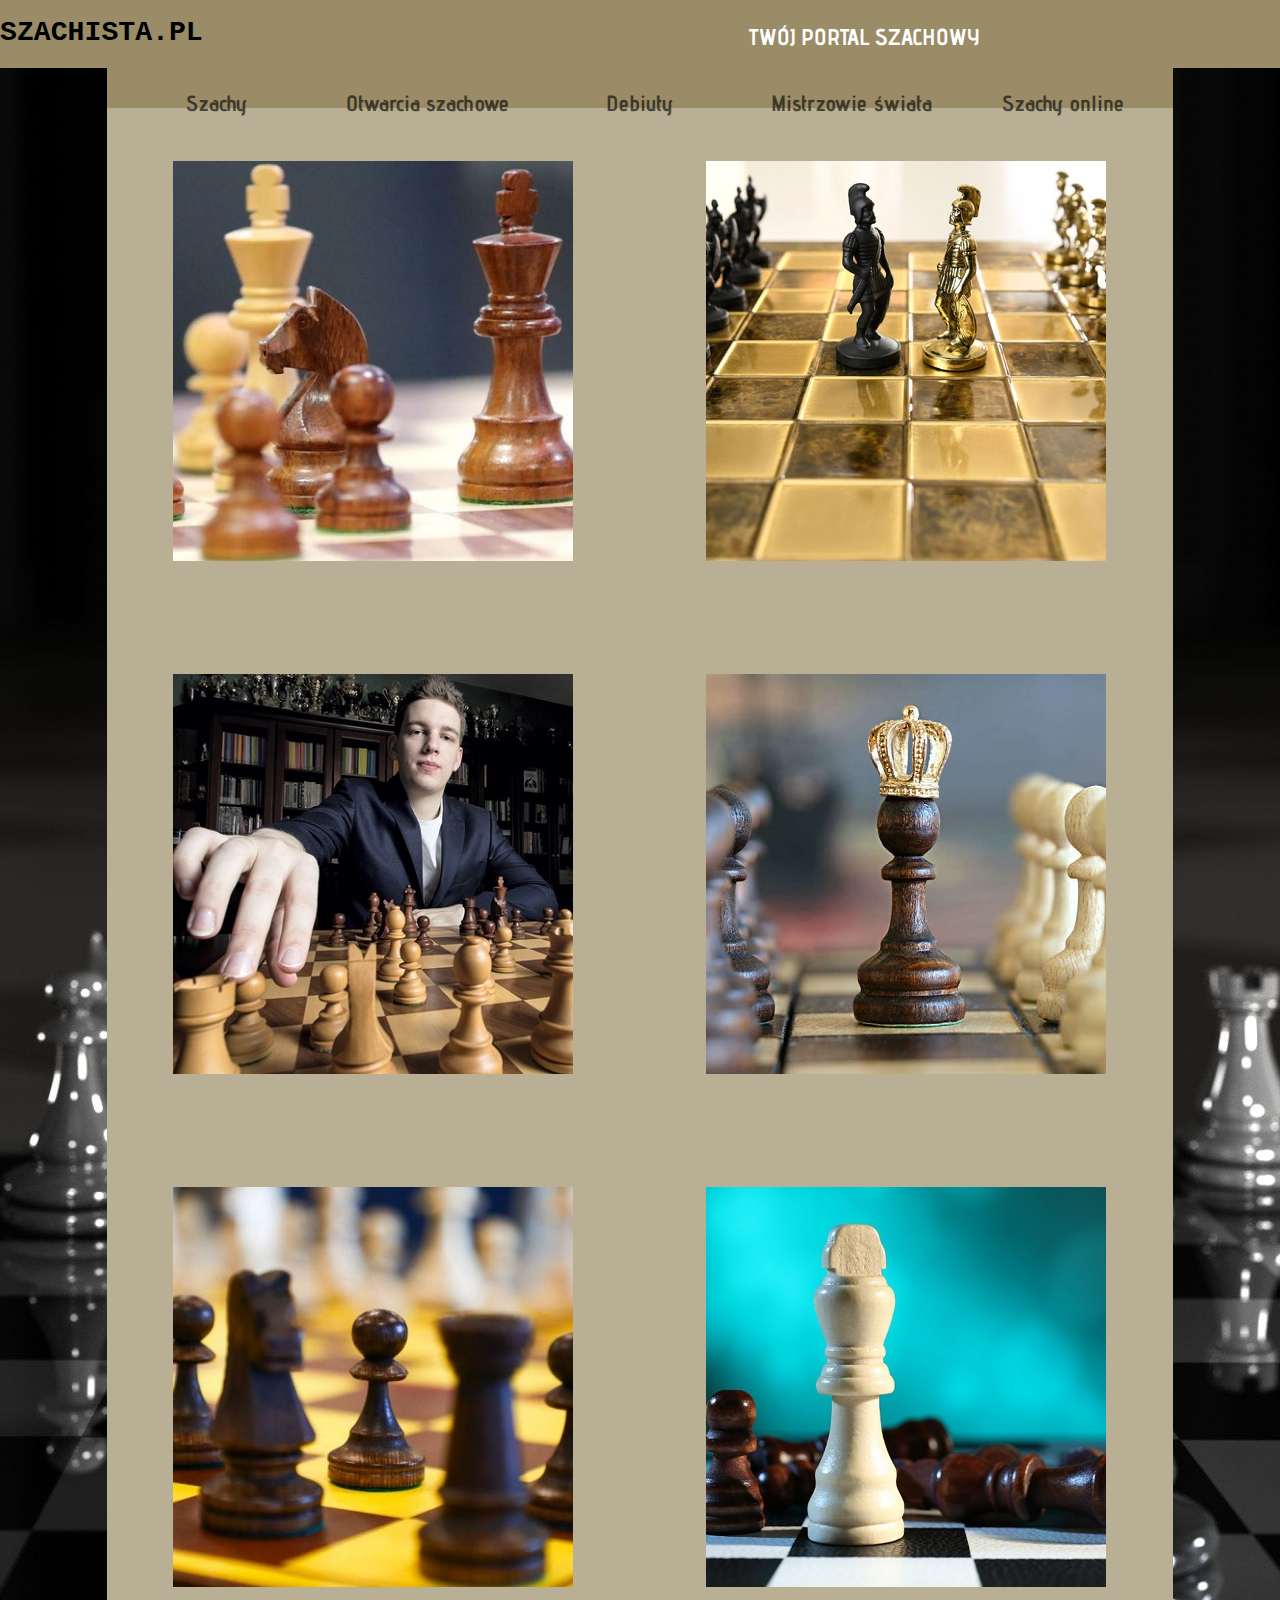
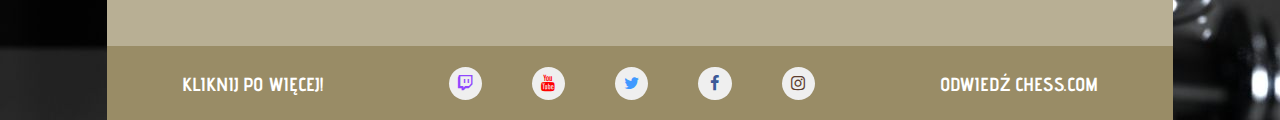
<file: content/galeria.html>
<!DOCTYPE html>
<html lang="pl-PL">
	<head>
		<title>Szachista.pl</title>
		<meta charset="UTF-8" name="viewport" content="width=device-width, initial-scale=1.0">
		<link rel="stylesheet" type="text/css" href="https://maxcdn.bootstrapcdn.com/font-awesome/4.5.0/css/font-awesome.min.css">
        <link rel="stylesheet" type="text/css" href="../styles/flexbox.css">
		<link rel="stylesheet" type="text/css" href="../styles/gallery.css">
		<link rel="stylesheet" type="text/css" href="../styles/grid.css">
		<link rel="stylesheet" type="text/css" href="../styles/main.css">
		<link rel="stylesheet" type="text/css" href="../styles/navigation.css">
		<link rel="stylesheet" type="text/css" href="../styles/scrollbar.css">
		<link rel="stylesheet" type="text/css" href="../styles/socials.css">
	</head>


	<body>
	
		
		<header class="header">
			<div class="flex-container">

				<div class="flex-item-30">
					<h1 class="headmain"><a href="../index.html">Szachista.pl</a></h1>
				</div>

				<div class="flex-item-60">
					<h1 class="headsecondary">Twój portal szachowy</h1>
				</div>
				
			</div>
		</header>	



		<div class="content">
			<div class="flex-container flex-s-container flex-m-container">
				<nav class="navigation">
					
					<ul class="flex-nav flex-s-container flex-m-container">

						<div class="flex-item-center width-s-100">
							<li><a href=#>Szachy</a>
								<ul>
									<li><a href=#>Historia szachów</a></li>	
									<li><a href=#>Reguły gry</a></li>
									<li><a href=#>Bierki</a></li>	
									<li><a href="galeria.html">Galeria</a></li>
								</ul>
							</li>
						</div>
								
						<div class="flex-item-center width-s-100">
							<li><a href=#>Otwarcia szachowe</a>
								<ul>
									<li><a href=#>Rozwój figur</a></li>								
									<li><a href=#>Kontrola centrum</a></li>										
									<li><a href=#>Bezpieczeństwo króla</a></li>										
									<li><a href=#>Struktura pionów</a></li>
								</ul>
							</li>
						</div>

						<div class="flex-item-center width-s-100">
							<li><a href=#>Debiuty</a>
								<ul>
									<li><a href=#>Otwarte</a></li>									
									<li><a href=#>Półotwarte</a></li>										
									<li><a href=#>Zamknięte</a></li>
								</ul>
							</li>
						</div>

						<div class="flex-item-center width-s-100">	
							<li><a href="mistrzowie.html">Mistrzowie świata</a></li>
						</div>	
						
						<div class="flex-item-center width-s-100">
							<li><a href=#>Szachy online</a>
								<ul>
									<li><a target="_blank" href="https://www.chess.com/">Chess.com</a></li>										
									<li><a target="_blank" href="https://lichess.org/">lichess.org</a></li>
								</ul>
							</li>
						</div>	
					</ul>

				</nav>
			</div>


		
        <!-- GALERIA NA FLEXBOXACH -->
			<section class="flex-gallery">

                <div class="padding-vertical-5">
                    <img src="../images/gallery/board.jpg">
                </div>

                <div class="padding-vertical-5">
                    <img src="../images/gallery/chess-warriors.jpg">
                </div>

                <div class="padding-vertical-5">
                    <img src="../images/gallery/jan-krzysztof-duda.jpg">
                </div>

                <div class="padding-vertical-5">
                    <img src="../images/gallery/pawn-king.jpg">
                </div>

                <div class="padding-vertical-5">
                    <img src="../images/gallery/starting-position.jpg">
                </div>

                <div class="padding-vertical-5">
                    <img src="../images/gallery/white-king.jpg">
                </div>

            </section>
		</div>
						


		<footer class="footer">
			<section class="social more more-s">
				<div class="flex-container flex-s-container">
					
					<div class="flex-grow-1 flex-item-center">

						<div>
							Kliknij po więcej!
						</div>

					</div>

					<div class="flex-grow-2 flex-item-center flex-spacing-even">

						<div>
							<button class="icon-btn twitch">
								<a href="https://www.twitch.tv/chess">
									<i class="fa fa-twitch"></i>
								</a>
							</button>
						</div>
							
						<div>
							<button class="icon-btn youtube">
								<a href="https://www.youtube.com/chess">
									<i class="fa fa-youtube"></i>
								</a>							
							</button>
						</div>
		
						<div>
							<button class="icon-btn twitter">
								<a href="https://twitter.com/chesscom">
									<i class="fa fa-twitter"></i>
								</a>
							</button>
						</div>

						<div>
							<button class="icon-btn facebook">
								<a href="https://www.facebook.com/chess/">
									<i class="fa fa-facebook"></i>
								</a>
							</button>
						</div>
							
						<div>
							<button class="icon-btn instagram">
								<a href="https://www.instagram.com/wwwchesscom/">
									<i class="fa fa-instagram"></i>
								</a>
							</button>
						</div>

					</div>

					<div class="flex-grow-1 flex-item-center">

						<div>
							Odwiedź chess.com
						</div>

					</div>

				</div>
			</section>
		</footer>
		
		
		
	</body>

</html>
</file>
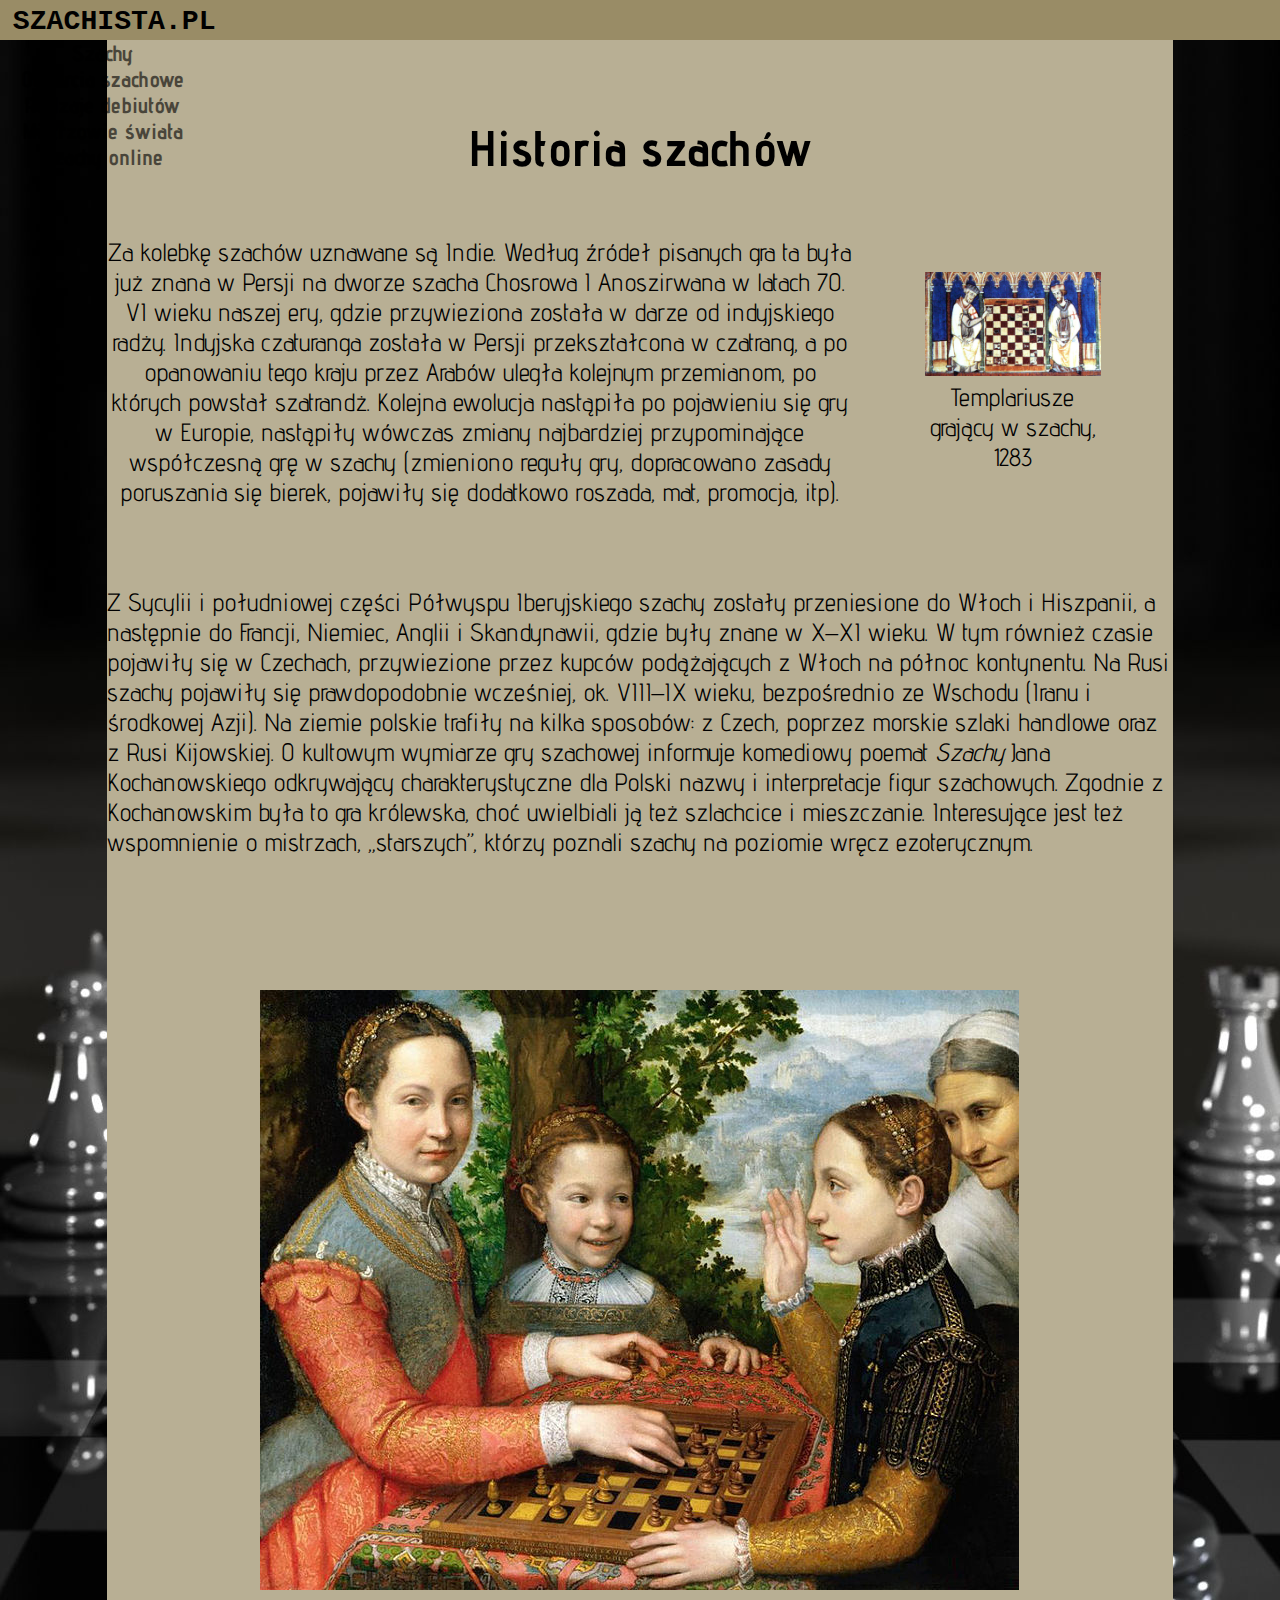
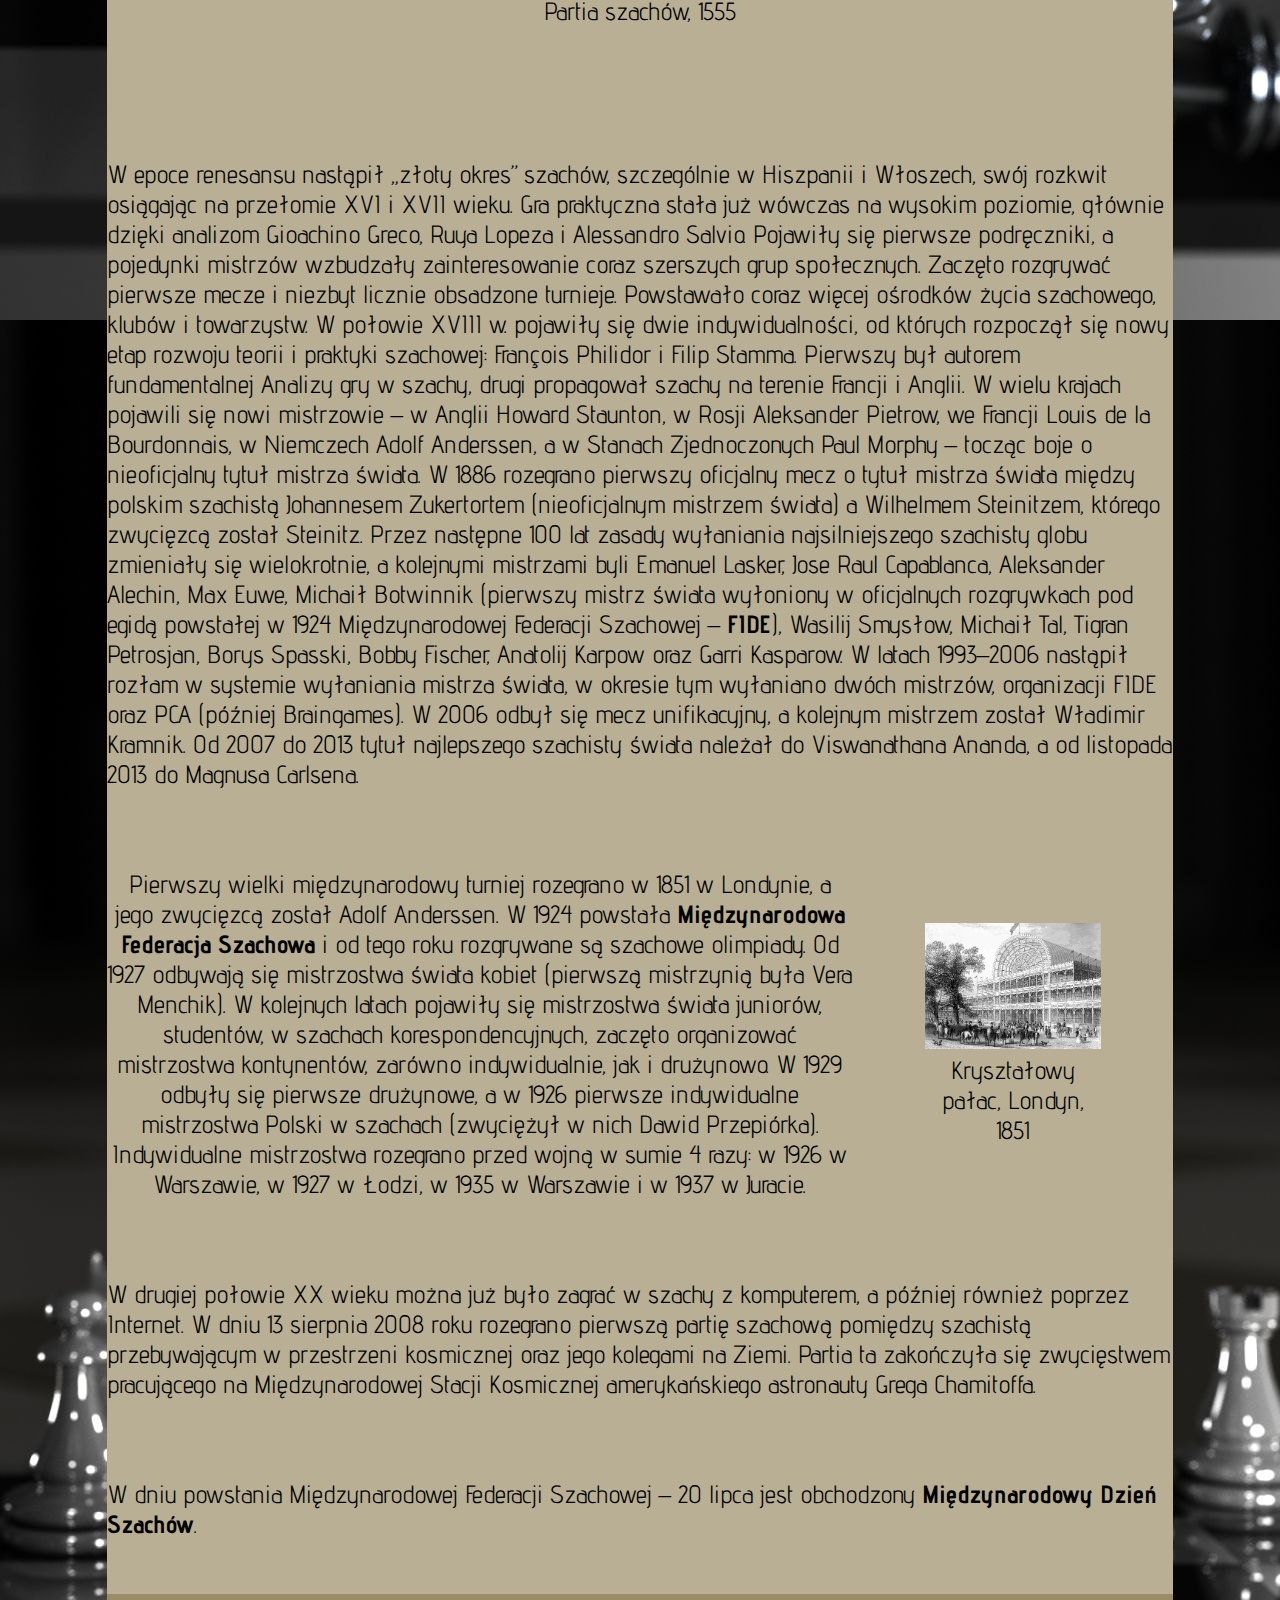
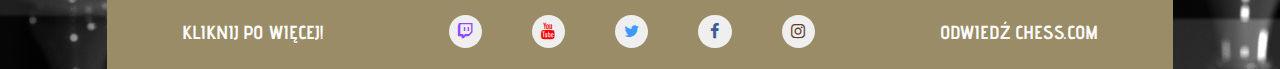
<file: content/historia.html>
<!DOCTYPE html>
<html lang="pl-PL">
	<head>
		<title>Szachista.pl</title>
		<meta charset="UTF-8" name="viewport" content="width=device-width, initial-scale=1.0">
		<link rel="stylesheet" href="https://maxcdn.bootstrapcdn.com/bootstrap/3.3.6/css/bootstrap.min.css" integrity="sha384-1q8mTJOASx8j1Au+a5WDVnPi2lkFfwwEAa8hDDdjZlpLegxhjVME1fgjWPGmkzs7" crossorigin="anonymous">
		<link rel="stylesheet" type="text/css" href="https://maxcdn.bootstrapcdn.com/font-awesome/4.5.0/css/font-awesome.min.css">
        <link rel="stylesheet" type="text/css" href="../styles/flexbox.css">
		<link rel="stylesheet" type="text/css" href="../styles/grid.css">
		<link rel="stylesheet" type="text/css" href="../styles/main.css">
		<link rel="stylesheet" type="text/css" href="../styles/navigation.css">
		<link rel="stylesheet" type="text/css" href="../styles/scrollbar.css">
		<link rel="stylesheet" type="text/css" href="../styles/socials.css">
		<link rel="stylesheet" type="text/css" href="../styles/bootstrap_override.css">
	</head>


	<body>
	

		<nav class="navbar navbar-default navbar-fixed-top">
			<div class="container-fluid">

				<div class="navbar-header">
					<a class="headmain" href="../index.html">Szachista.pl</a>
				</div>
				
				<a href="javascript:void(0);" class="hamburger" onclick="myHamburger()">
					<i class="fa fa-bars"></i>
				</a>

				<ul class="nav navbar-nav navbar-right nav-mobile" id="nav">			
					<li><a href=#>Szachy</a>
						<ul>
							<li><a href="historia.html">Historia szachów</a></li>	
							<li><a href="reguly.html">Podstawowe reguły</a></li>
							<li><a href="bierki.html">Bierki</a></li>	
							<li><a href="galeria.html">Galeria zad 8</a></li>
							<li><a href="z9.html">Zadanie 9</a></li>
						</ul>
					</li>

					<li><a href=#>Otwarcia szachowe</a>
						<ul>
							<li><a href="otwarcia.html#rozwoj_figur">Rozwój figur</a></li>								
							<li><a href="otwarcia.html#kontrola_centrum">Kontrola centrum</a></li>										
							<li><a href="otwarcia.html#bezpieczenstwo_krola">Bezpieczeństwo króla</a></li>										
							<li><a href="otwarcia.html#struktura_pionow">Struktura pionów</a></li>
						</ul>
					</li>

					<li><a href=#>Rodzaje debiutów</a>
						<ul>
							<li><a href="debiuty.html#otwarte">Otwarte</a></li>									
							<li><a href="debiuty.html#polotwarte">Półotwarte</a></li>										
							<li><a href="debiuty.html#zamkniete">Zamknięte</a></li>
						</ul>
					</li>

					<li><a href="mistrzowie.html">Mistrzowie świata</a></li>

					<li><a href=#>Szachy online</a>
						<ul>
							<li><a target="_blank" href="https://www.chess.com/">Chess.com</a></li>										
							<li><a target="_blank" href="https://lichess.org/">lichess.org</a></li>
						</ul>
					</li>

				</ul>
			</div>
		</nav>

		<script>
			function myHamburger() {
				var x = document.getElementById("nav");
				if (x.style.display === "block") {
    				x.style.display = "none";
				} else {
					x.style.display = "block";
				}
			}
		</script>


		
		<div class="content">

            <h1><b>Historia szachów</b></h1>

            <div class="flex-container flex-padding flex-m-container">		
				<div class="flex-item-center flex-item-70">
					<p class="text-justify">
						Za kolebkę szachów uznawane są Indie. Według źródeł pisanych gra ta była już znana w Persji na dworze szacha Chosrowa I Anoszirwana w latach 70. VI wieku naszej ery, gdzie przywieziona została w darze od indyjskiego radży. Indyjska czaturanga została w Persji przekształcona w czatrang, a po opanowaniu tego kraju przez Arabów uległa kolejnym przemianom, po których powstał szatrandż. Kolejna ewolucja nastąpiła po pojawieniu się gry w Europie, nastąpiły wówczas zmiany najbardziej przypominające współczesną grę w szachy (zmieniono reguły gry, dopracowano zasady poruszania się bierek, pojawiły się dodatkowo roszada, mat, promocja, itp).
					</p>
				</div>
					
				<div class="flex-item-center flex-item-30">
					<div class="padding-horizontal-10 padding-vertical-5">
                        <figure class="figure">
                            <img src="../images/KnightsTemplarPlayingChess1283.jpg" class="figure-img img-fluid rounded" alt="Templariusze grający w szachy">
                            <figcaption class="figure-caption text-right">Templariusze grający w szachy, 1283</figcaption>
                        </figure>
					</div>
				</div>
			</div>

            <br>

            <div class="flex-container flex-padding">					
				<p class="text-justify">
                    Z Sycylii i południowej części Półwyspu Iberyjskiego szachy zostały przeniesione do Włoch i Hiszpanii, a następnie do Francji, Niemiec, Anglii i Skandynawii, gdzie były znane w X–XI wieku. W tym również czasie pojawiły się w Czechach, przywiezione przez kupców podążających z Włoch na północ kontynentu. Na Rusi szachy pojawiły się prawdopodobnie wcześniej, ok. VIII–IX wieku, bezpośrednio ze Wschodu (Iranu i środkowej Azji). Na ziemie polskie trafiły na kilka sposobów: z Czech, poprzez morskie szlaki handlowe oraz z Rusi Kijowskiej. O kultowym wymiarze gry szachowej informuje komediowy poemat <i>Szachy</i> Jana Kochanowskiego odkrywający charakterystyczne dla Polski nazwy i interpretacje figur szachowych. Zgodnie z Kochanowskim była to gra królewska, choć uwielbiali ją też szlachcice i mieszczanie. Interesujące jest też wspomnienie o mistrzach, „starszych”, którzy poznali szachy na poziomie wręcz ezoterycznym.
                </p>
			</div>

            <br>

            <div class="flex-container padding-vertical-5 flex-item-center">					
				<figure class="figure">
					<img src="../images/The_Chess_Game.jpg" class="figure-img img-fluid rounded" alt="Partia szachów">
					<figcaption class="figure-caption text-right">Partia szachów, 1555</figcaption>
				</figure>
			</div>

            <br>

            <div class="flex-container flex-padding">					
				<p class="text-justify">
                    W epoce renesansu nastąpił „złoty okres” szachów, szczególnie w Hiszpanii i Włoszech, swój rozkwit osiągając na przełomie XVI i XVII wieku. Gra praktyczna stała już wówczas na wysokim poziomie, głównie dzięki analizom Gioachino Greco, Ruya Lopeza i Alessandro Salvio. Pojawiły się pierwsze podręczniki, a pojedynki mistrzów wzbudzały zainteresowanie coraz szerszych grup społecznych. Zaczęto rozgrywać pierwsze mecze i niezbyt licznie obsadzone turnieje. Powstawało coraz więcej ośrodków życia szachowego, klubów i towarzystw. W połowie XVIII w. pojawiły się dwie indywidualności, od których rozpoczął się nowy etap rozwoju teorii i praktyki szachowej: François Philidor i Filip Stamma. Pierwszy był autorem fundamentalnej Analizy gry w szachy, drugi propagował szachy na terenie Francji i Anglii. W wielu krajach pojawili się nowi mistrzowie – w Anglii Howard Staunton, w Rosji Aleksander Pietrow, we Francji Louis de la Bourdonnais, w Niemczech Adolf Anderssen, a w Stanach Zjednoczonych Paul Morphy – tocząc boje o nieoficjalny tytuł mistrza świata. W 1886 rozegrano pierwszy oficjalny mecz o tytuł mistrza świata między polskim szachistą Johannesem Zukertortem (nieoficjalnym mistrzem świata) a Wilhelmem Steinitzem, którego zwycięzcą został Steinitz. Przez następne 100 lat zasady wyłaniania najsilniejszego szachisty globu zmieniały się wielokrotnie, a kolejnymi mistrzami byli Emanuel Lasker, Jose Raul Capablanca, Aleksander Alechin, Max Euwe, Michaił Botwinnik (pierwszy mistrz świata wyłoniony w oficjalnych rozgrywkach pod egidą powstałej w 1924 Międzynarodowej Federacji Szachowej – <b>FIDE</b>), Wasilij Smysłow, Michaił Tal, Tigran Petrosjan, Borys Spasski, Bobby Fischer, Anatolij Karpow oraz Garri Kasparow. W latach 1993–2006 nastąpił rozłam w systemie wyłaniania mistrza świata, w okresie tym wyłaniano dwóch mistrzów, organizacji FIDE oraz PCA (później Braingames). W 2006 odbył się mecz unifikacyjny, a kolejnym mistrzem został Władimir Kramnik. Od 2007 do 2013 tytuł najlepszego szachisty świata należał do Viswanathana Ananda, a od listopada 2013 do Magnusa Carlsena.
                </p>
			</div>

            <br>

            <div class="flex-container flex-padding flex-m-container">		
				<div class="flex-item-center flex-item-70">
					<p class="text-justify">
                        Pierwszy wielki międzynarodowy turniej rozegrano w 1851 w Londynie, a jego zwycięzcą został Adolf Anderssen. W 1924 powstała <b>Międzynarodowa Federacja Szachowa</b> i od tego roku rozgrywane są szachowe olimpiady. Od 1927 odbywają się mistrzostwa świata kobiet (pierwszą mistrzynią była Vera Menchik). W kolejnych latach pojawiły się mistrzostwa świata juniorów, studentów, w szachach korespondencyjnych, zaczęto organizować mistrzostwa kontynentów, zarówno indywidualnie, jak i drużynowo. W 1929 odbyły się pierwsze drużynowe, a w 1926 pierwsze indywidualne mistrzostwa Polski w szachach (zwyciężył w nich Dawid Przepiórka). Indywidualne mistrzostwa rozegrano przed wojną w sumie 4 razy: w 1926 w Warszawie, w 1927 w Łodzi, w 1935 w Warszawie i w 1937 w Juracie.
					</p>
				</div>
					
				<div class="flex-item-center flex-item-30">
					<div class="padding-horizontal-10 padding-vertical-5">
                        <figure class="figure">
                            <img src="../images/Crystal_Palace.png" class="figure-img img-fluid rounded" alt="Kryształowy pałac">
                            <figcaption class="figure-caption text-right">Kryształowy pałac, Londyn, 1851</figcaption>
                        </figure>
					</div>
				</div>
			</div>

            <br>

            <div class="flex-container flex-padding">					
				<p class="text-justify">
                    W drugiej połowie XX wieku można już było zagrać w szachy z komputerem, a później również poprzez Internet. W dniu 13 sierpnia 2008 roku rozegrano pierwszą partię szachową pomiędzy szachistą przebywającym w przestrzeni kosmicznej oraz jego kolegami na Ziemi. Partia ta zakończyła się zwycięstwem pracującego na Międzynarodowej Stacji Kosmicznej amerykańskiego astronauty Grega Chamitoffa.
                </p>
			</div>

            <br>

            <div class="flex-container flex-padding">					
				<p class="text-justify">
                    W dniu powstania Międzynarodowej Federacji Szachowej – 20 lipca jest obchodzony <b>Międzynarodowy Dzień Szachów</b>.
                </p>
			</div>
            
            <br>
		</div>
						
			
			
		<footer class="footer">
			<section class="social more more-s">
				<div class="flex-container flex-s-container">
					
					<div class="flex-grow-1 flex-item-center">

						<div>
							Kliknij po więcej!
						</div>

					</div>

					<div class="flex-grow-2 flex-item-center flex-spacing-even">

						<div>
							<button class="icon-btn twitch">
								<a href="https://www.twitch.tv/chess">
									<i class="fa fa-twitch"></i>
								</a>
							</button>
						</div>
							
						<div>
							<button class="icon-btn youtube">
								<a href="https://www.youtube.com/chess">
									<i class="fa fa-youtube"></i>
								</a>							
							</button>
						</div>
		
						<div>
							<button class="icon-btn twitter">
								<a href="https://twitter.com/chesscom">
									<i class="fa fa-twitter"></i>
								</a>
							</button>
						</div>

						<div>
							<button class="icon-btn facebook">
								<a href="https://www.facebook.com/chess/">
									<i class="fa fa-facebook"></i>
								</a>
							</button>
						</div>
							
						<div>
							<button class="icon-btn instagram">
								<a href="https://www.instagram.com/wwwchesscom/">
									<i class="fa fa-instagram"></i>
								</a>
							</button>
						</div>

					</div>

					<div class="flex-grow-1 flex-item-center">

						<div>
							Odwiedź chess.com
						</div>

					</div>

				</div>
			</section>
		</footer>
	
		
	</body>

</html>
</file>
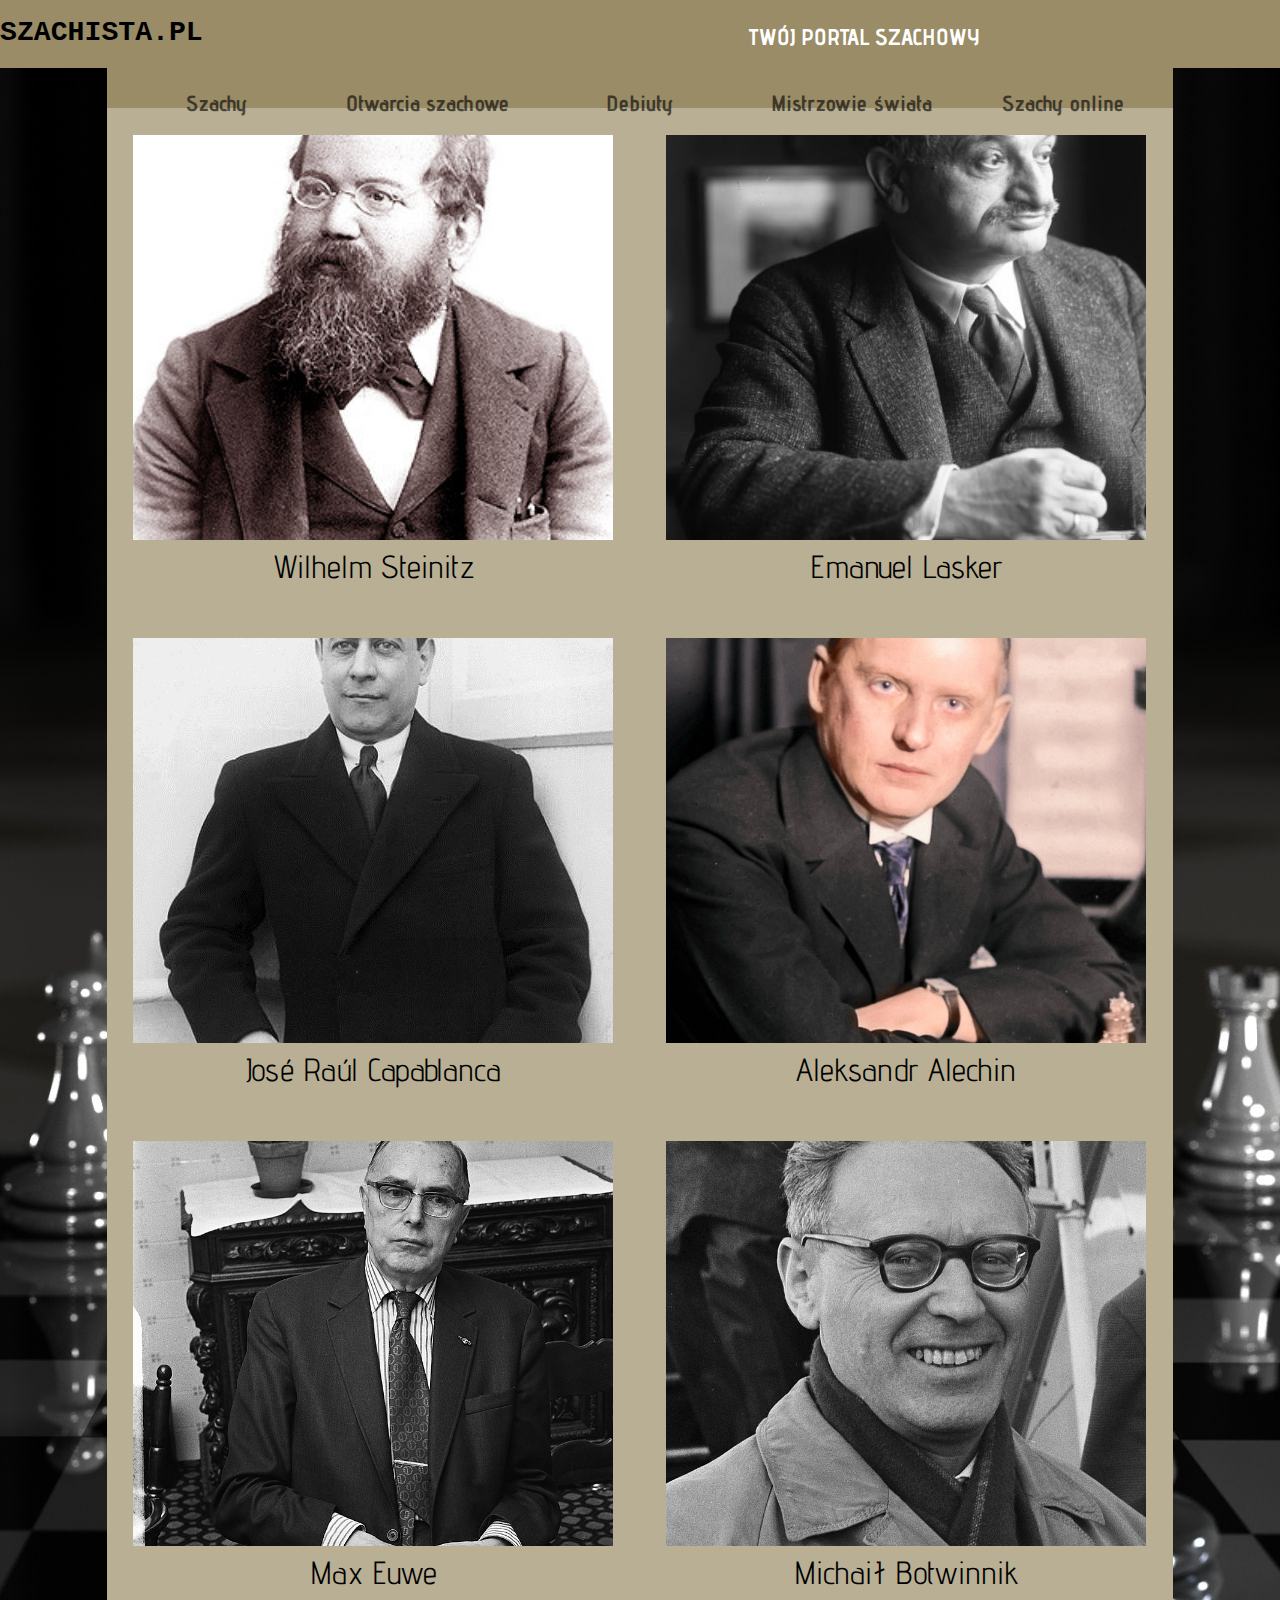
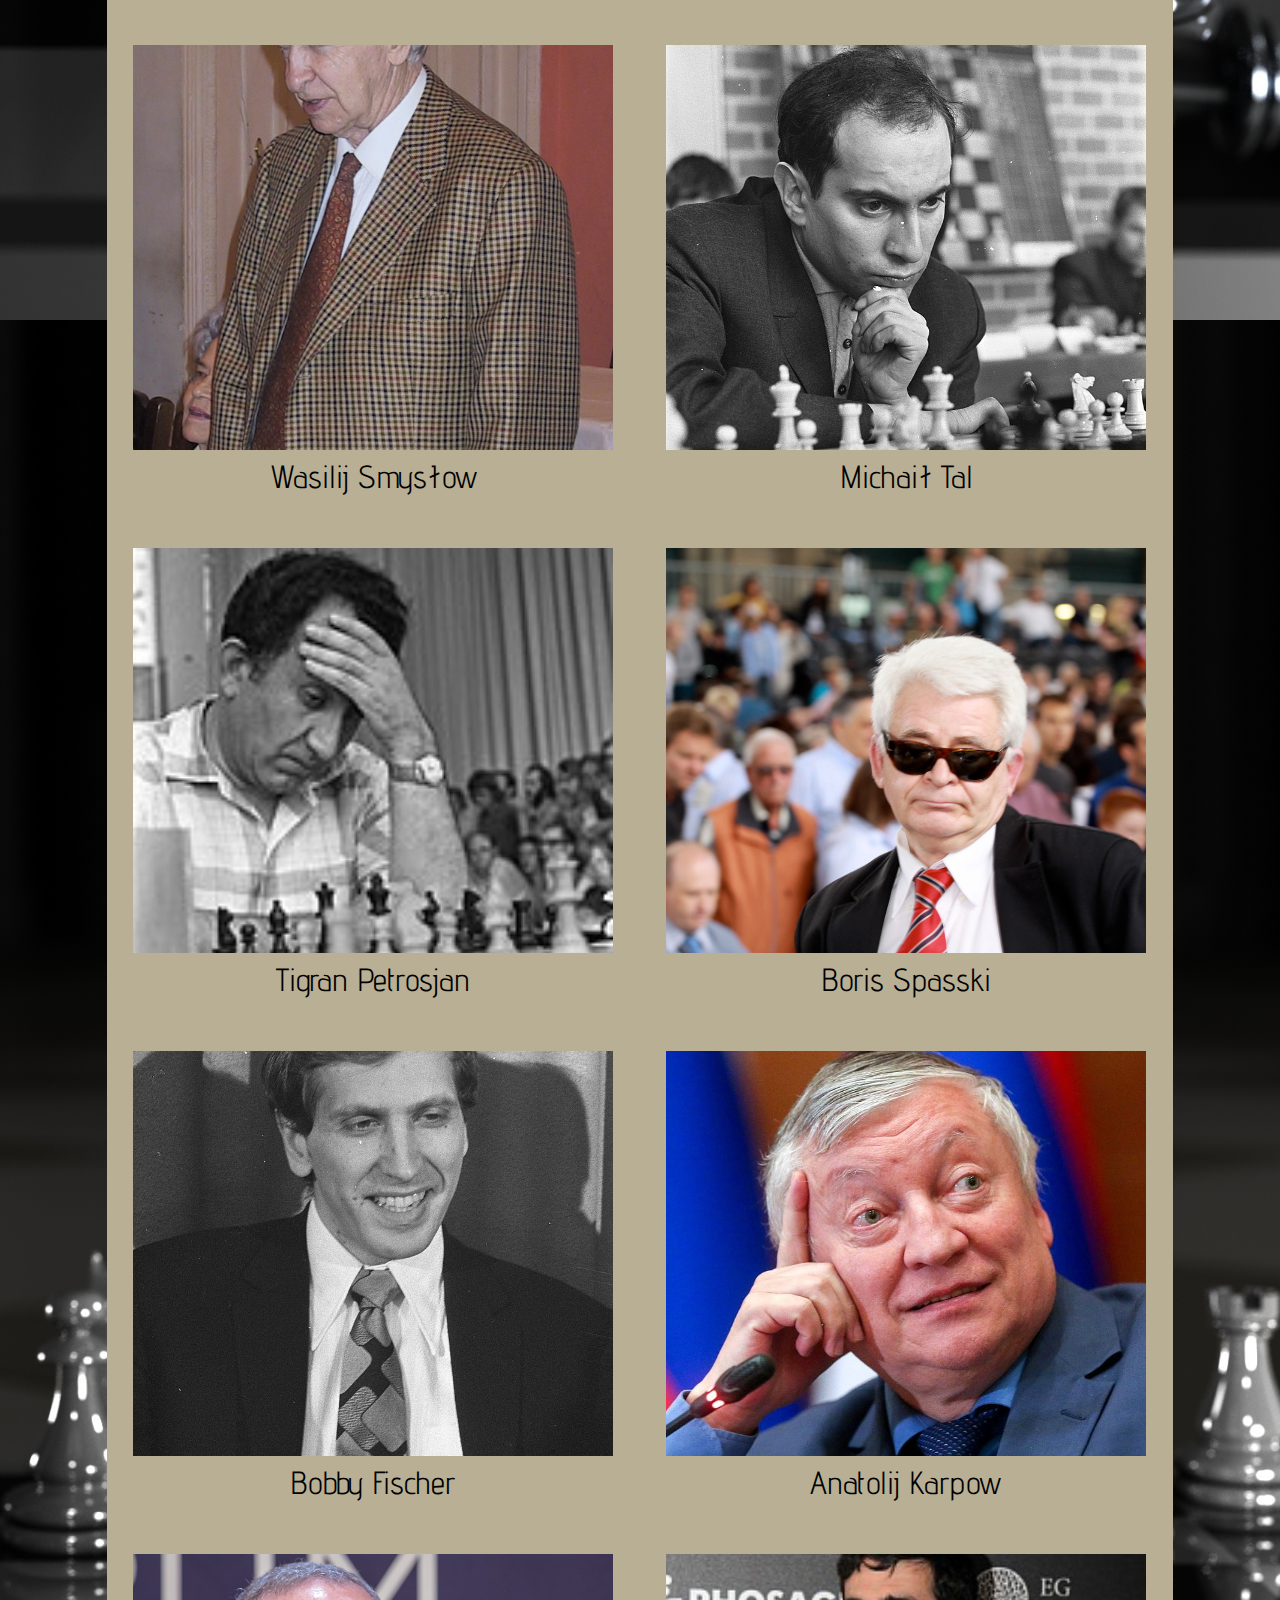
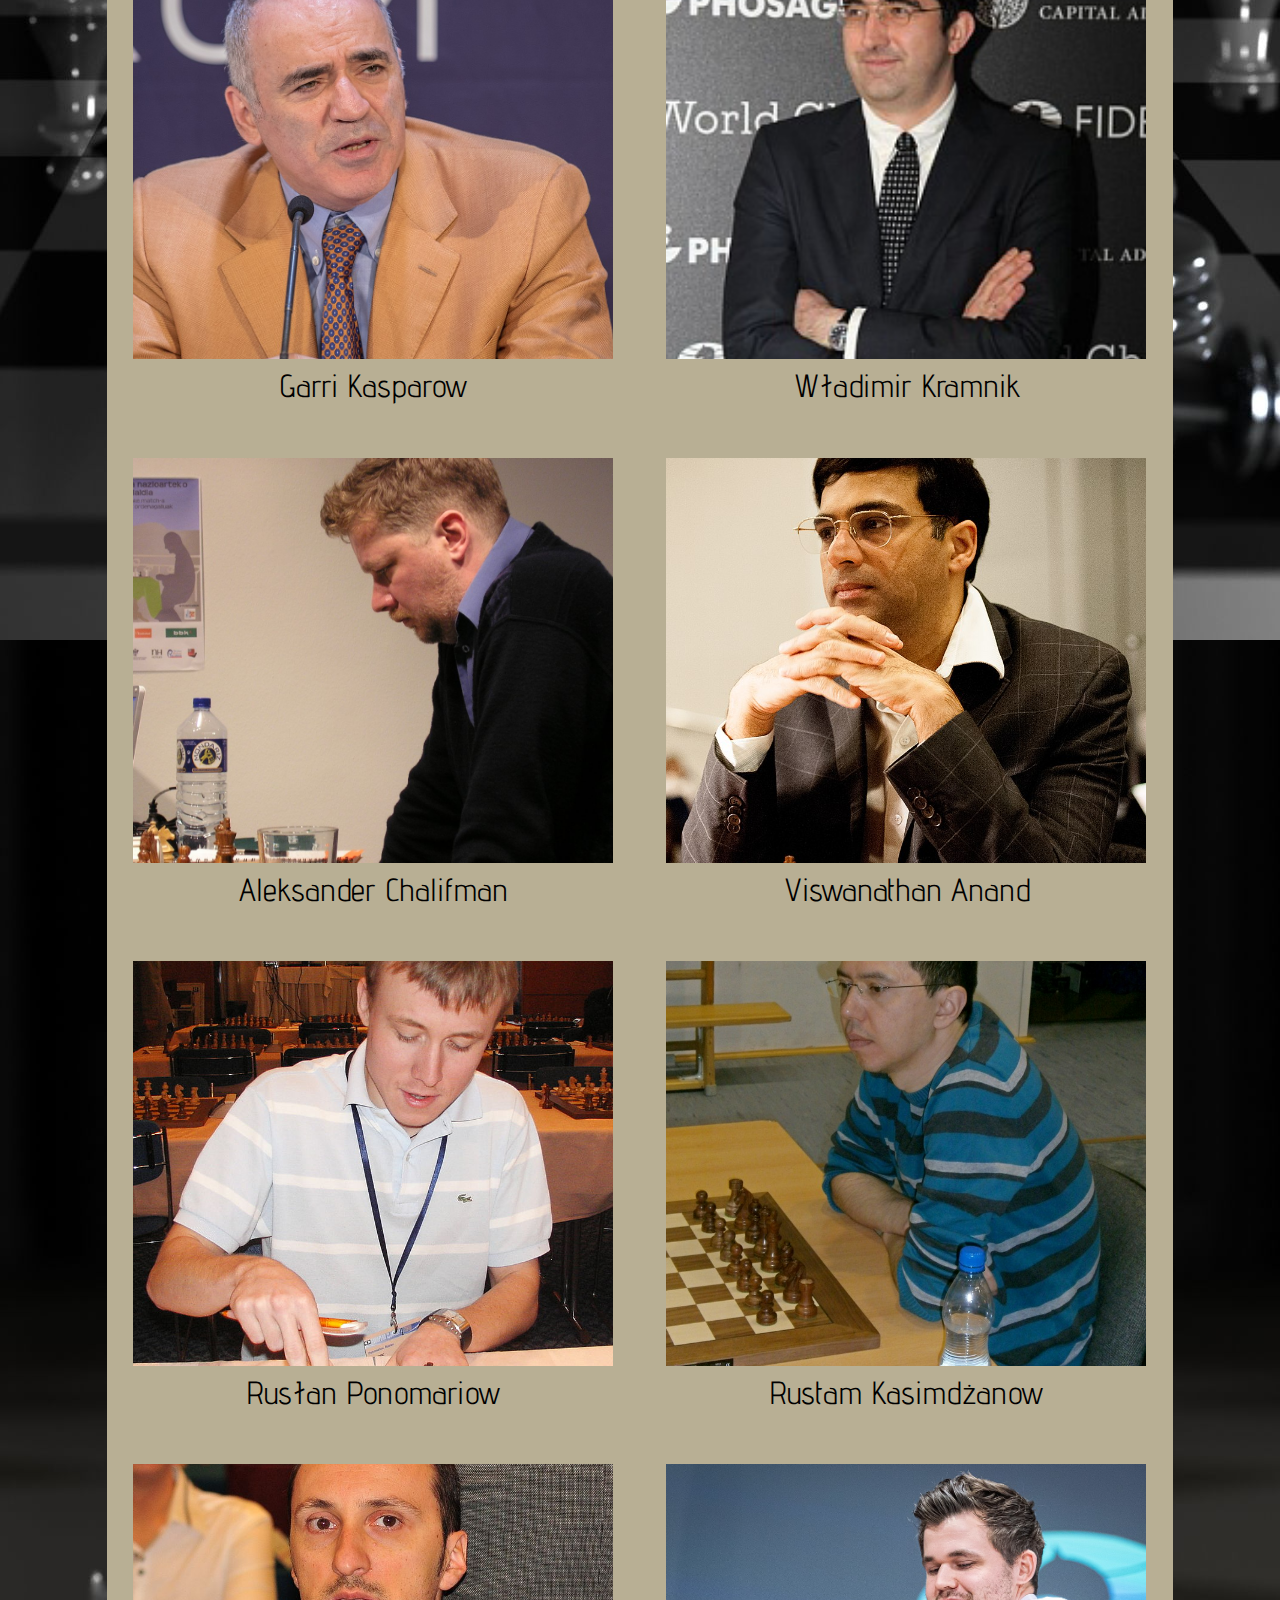
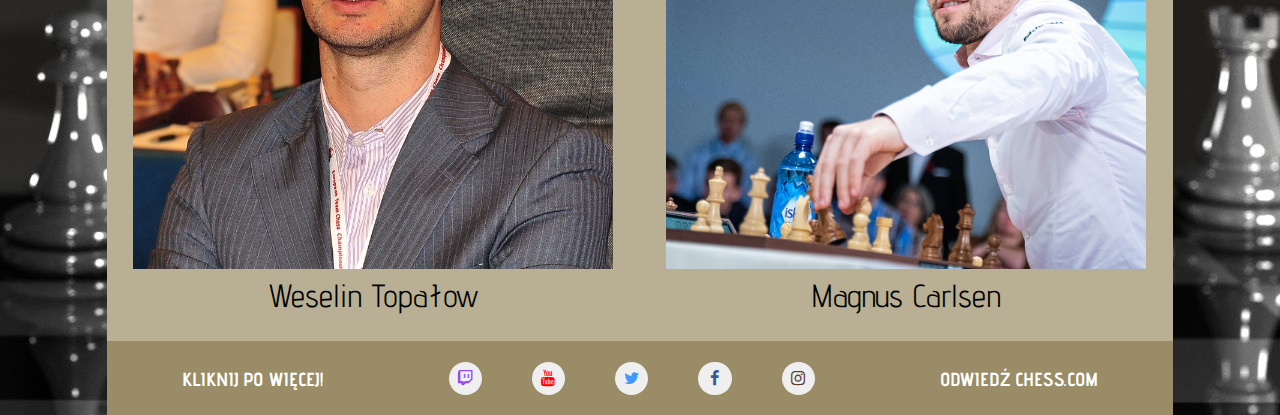
<file: content/mistrzowie.html>
<!DOCTYPE html>
<html lang="pl-PL">
	<head>
		<title>Szachista.pl</title>
		<meta charset="UTF-8" name="viewport" content="width=device-width, initial-scale=1.0">
		<link rel="stylesheet" type="text/css" href="https://maxcdn.bootstrapcdn.com/font-awesome/4.5.0/css/font-awesome.min.css">
        <link rel="stylesheet" type="text/css" href="../styles/flexbox.css">
		<link rel="stylesheet" type="text/css" href="../styles/gallery.css">
		<link rel="stylesheet" type="text/css" href="../styles/grid.css">
		<link rel="stylesheet" type="text/css" href="../styles/main.css">
		<link rel="stylesheet" type="text/css" href="../styles/navigation.css">
		<link rel="stylesheet" type="text/css" href="../styles/scrollbar.css">
		<link rel="stylesheet" type="text/css" href="../styles/socials.css">
	</head>


	<body>
	

		<header class="header">
			<div class="flex-container">

				<div class="flex-item-30">
					<h1 class="headmain"><a href="../index.html">Szachista.pl</a></h1>
				</div>

				<div class="flex-item-60">
					<h1 class="headsecondary">Twój portal szachowy</h1>
				</div>
				
			</div>
		</header>


		
		<div class="content">
			<div class="flex-container flex-s-container flex-m-container">
				<nav class="navigation">
					
					<ul class="flex-nav flex-s-container flex-m-container">

						<div class="flex-item-center width-s-100">
							<li><a href=#>Szachy</a>
								<ul>
									<li><a href=#>Historia szachów</a></li>	
									<li><a href=#>Reguły gry</a></li>
									<li><a href=#>Bierki</a></li>	
									<li><a href="galeria.html">Galeria</a></li>
								</ul>
							</li>
						</div>
								
						<div class="flex-item-center width-s-100">
							<li><a href=#>Otwarcia szachowe</a>
								<ul>
									<li><a href=#>Rozwój figur</a></li>								
									<li><a href=#>Kontrola centrum</a></li>										
									<li><a href=#>Bezpieczeństwo króla</a></li>										
									<li><a href=#>Struktura pionów</a></li>
								</ul>
							</li>
						</div>

						<div class="flex-item-center width-s-100">
							<li><a href=#>Debiuty</a>
								<ul>
									<li><a href=#>Otwarte</a></li>									
									<li><a href=#>Półotwarte</a></li>										
									<li><a href=#>Zamknięte</a></li>
								</ul>
							</li>
						</div>

						<div class="flex-item-center width-s-100">	
							<li><a href="mistrzowie.html">Mistrzowie świata</a></li>
						</div>	
						
						<div class="flex-item-center width-s-100">
							<li><a href=#>Szachy online</a>
								<ul>
									<li><a target="_blank" href="https://www.chess.com/">Chess.com</a></li>										
									<li><a target="_blank" href="https://lichess.org/">lichess.org</a></li>
								</ul>
							</li>
						</div>	
					</ul>

				</nav>
			</div>



		<!-- GALERIA NA GRIDZIE -->
			<div class="container">
				<section class="gallery">

					<div class="row">

						<div class="col-3 col-offset-0 col-m-6 col-s-12">
							<div class="padding-horizontal-5 padding-vertical-5 imagebox">
								<a href="../images/people/WilhelmSteinitz.jpg">
									<img src="../images/people/WilhelmSteinitz.jpg" alt="Wilhelm Steinitz">
								</a>
								<figcaption>Wilhelm Steinitz</figcaption>
							</div>
						</div>						
							
						<div class="col-3 col-offset-0 col-m-6 col-s-12">
							<div class="padding-horizontal-5 padding-vertical-5 imagebox">
								<a href="../images/people/EmanuelLasker.jpg">
									<img src="../images/people/EmanuelLasker.jpg" alt="Emanuel Lasker">
								</a>
								<figcaption>Emanuel Lasker</figcaption>
							</div>
						</div>

						<div class="col-3 col-offset-0 col-m-6 col-s-12">
							<div class="padding-horizontal-5 padding-vertical-5 imagebox">
								<a href="../images/people/JoseRaulCapablanca.jpg">
									<img src="../images/people/JoseRaulCapablanca.jpg" alt="José Raúl Capablanca">
								</a>
								<figcaption>José Raúl Capablanca</figcaption>
							</div>
						</div>
							
						<div class="col-3 col-offset-0 col-m-6 col-s-12">
							<div class="padding-horizontal-5 padding-vertical-5 imagebox">
								<a href="../images/people/AleksandrAlechin.jpg">
									<img src="../images/people/AleksandrAlechin.jpg" alt="Aleksandr Alechin">
								</a>
								<figcaption>Aleksandr Alechin</figcaption>
							</div>
						</div>

					</div>
							


					<div class="row">

						<div class="col-3 col-offset-0 col-m-6 col-s-12">
							<div class="padding-horizontal-5 padding-vertical-5 imagebox">
								<a href="../images/people/MaxEuwe.jpg">
									<img src="../images/people/MaxEuwe.jpg" alt="Max Euwe">
								</a>
								<figcaption>Max Euwe</figcaption>
							</div>
						</div>
							
						<div class="col-3 col-offset-0 col-m-6 col-s-12">
							<div class="padding-horizontal-5 padding-vertical-5 imagebox">
								<a href="../images/people/MichailBotwinnik.jpg">
									<img src="../images/people/MichailBotwinnik.jpg" alt="Michaił Botwinnik">
								</a>
								<figcaption>Michaił Botwinnik</figcaption>
							</div>
						</div>

						<div class="col-3 col-offset-0 col-m-6 col-s-12">
							<div class="padding-horizontal-5 padding-vertical-5 imagebox">
								<a href="../images/people/WasilijSmyslow.jpg">
									<img src="../images/people/WasilijSmyslow.jpg" alt="Wasilij Smysłow">
								</a>
								<figcaption>Wasilij Smysłow</figcaption>
							</div>
						</div>
							
						<div class="col-3 col-offset-0 col-m-6 col-s-12">
							<div class="padding-horizontal-5 padding-vertical-5 imagebox">
								<a href="../images/people/MichailTal.jpg">
									<img src="../images/people/MichailTal.jpg" alt="Michaił Tal">
								</a>
								<figcaption>Michaił Tal</figcaption>
							</div>
						</div>
							
					</div>



					<div class="row">

						<div class="col-3 col-offset-0 col-m-6 col-s-12">
							<div class="padding-horizontal-5 padding-vertical-5 imagebox">
								<a href="../images/people/TigranPetrosjan.jpg">
									<img src="../images/people/TigranPetrosjan.jpg" alt="Tigran Petrosjan">
								</a>
								<figcaption>Tigran Petrosjan</figcaption>
							</div>
						</div>
							
						<div class="col-3 col-offset-0 col-m-6 col-s-12">
							<div class="padding-horizontal-5 padding-vertical-5 imagebox">
								<a href="../images/people/BorisSpasski.jpg">
									<img src="../images/people/BorisSpasski.jpg" alt="Boris Spasski">
								</a>
								<figcaption>Boris Spasski</figcaption>
							</div>
						</div>
							
						<div class="col-3 col-offset-0 col-m-6 col-s-12">
							<div class="padding-horizontal-5 padding-vertical-5 imagebox">
								<a href="../images/people/BobbyFischer.jpg">
									<img src="../images/people/BobbyFischer.jpg" alt="Bobby Fischer">
								</a>
								<figcaption>Bobby Fischer</figcaption>
							</div>
						</div>
							
						<div class="col-3 col-offset-0 col-m-6 col-s-12">
							<div class="padding-horizontal-5 padding-vertical-5 imagebox">
								<a href="../images/people/AnatolijKarpow.jpg">
									<img src="../images/people/AnatolijKarpow.jpg" alt="Anatolij Karpow">
								</a>
								<figcaption>Anatolij Karpow</figcaption>
							</div>
						</div>

					</div>



					<div class="row">
							
						<div class="col-3 col-offset-0 col-m-6 col-s-12">
							<div class="padding-horizontal-5 padding-vertical-5 imagebox">
								<a href="../images/people/GarriKasparow.jpg">
									<img src="../images/people/GarriKasparow.jpg" alt="Garri Kasparow">
								</a>
								<figcaption>Garri Kasparow</figcaption>
							</div>
						</div>
						
						<div class="col-3 col-offset-0 col-m-6 col-s-12">
							<div class="padding-horizontal-5 padding-vertical-5 imagebox">
								<a href="../images/people/WladimirKramnik.jpg">
									<img src="../images/people/WladimirKramnik.jpg" alt="Władimir Kramnik">
								</a>
								<figcaption>Władimir Kramnik</figcaption>
							</div>
						</div>
							
						<div class="col-3 col-offset-0 col-m-6 col-s-12">
							<div class="padding-horizontal-5 padding-vertical-5 imagebox">
								<a href="../images/people/AleksanderChalifman.jpg">
									<img src="../images/people/AleksanderChalifman.jpg" alt="Aleksander Chalifman">
								</a>
								<figcaption>Aleksander Chalifman</figcaption>
							</div>
						</div>
							
						<div class="col-3 col-offset-0 col-m-6 col-s-12">
							<div class="padding-horizontal-5 padding-vertical-5 imagebox">
								<a href="../images/people/ViswanathanAnand.jpeg">
									<img src="../images/people/ViswanathanAnand.jpeg" alt="Viswanathan Anand">
								</a>
								<figcaption>Viswanathan Anand</figcaption>
							</div>
						</div>

					</div>



					<div class="row">
						
						<div class="col-3 col-offset-0 col-m-6 col-s-12">
							<div class="padding-horizontal-5 padding-vertical-5 imagebox">
								<a href="../images/people/RuslanPonomariow.jpg">
									<img src="../images/people/RuslanPonomariow.jpg" alt="Rusłan Ponomariow">
								</a>
								<figcaption>Rusłan Ponomariow</figcaption>
							</div>
						</div>

						<div class="col-3 col-offset-0 col-m-6 col-s-12">	
							<div class="padding-horizontal-5 padding-vertical-5 imagebox">
								<a href="../images/people/RustamKasimdzanow.jfif">
									<img src="../images/people/RustamKasimdzanow.jfif" alt="Rustam Kasimdżanow">
								</a>
								<figcaption>Rustam Kasimdżanow</figcaption>
							</div>
						</div>
							
						<div class="col-3 col-offset-0 col-m-6 col-s-12">
							<div class="padding-horizontal-5 padding-vertical-5 imagebox">
								<a href="../images/people/WeselinTopalow.jpg">
									<img src="../images/people/WeselinTopalow.jpg" alt="Weselin Topałow">
								</a>
								<figcaption>Weselin Topałow</figcaption>
							</div>
						</div>
							
						<div class="col-3 col-offset-0 col-m-6 col-s-12">
							<div class="padding-horizontal-5 padding-vertical-5 imagebox">
								<a href="../images/people/MagnusCarlsen.jpg">
									<img src="../images/people/MagnusCarlsen.jpg" alt="Magnus Carlsen">
								</a>
								<figcaption>Magnus Carlsen</figcaption>
							</div>
						</div>
							
					</div>

				</section>
			</div>
		</div>
						
			
			
		<footer class="footer">
			<section class="social more more-s">
				<div class="flex-container flex-s-container">
					
					<div class="flex-grow-1 flex-item-center">

						<div>
							Kliknij po więcej!
						</div>

					</div>

					<div class="flex-grow-2 flex-item-center flex-spacing-even">

						<div>
							<button class="icon-btn twitch">
								<a href="https://www.twitch.tv/chess">
									<i class="fa fa-twitch"></i>
								</a>
							</button>
						</div>
							
						<div>
							<button class="icon-btn youtube">
								<a href="https://www.youtube.com/chess">
									<i class="fa fa-youtube"></i>
								</a>							
							</button>
						</div>
		
						<div>
							<button class="icon-btn twitter">
								<a href="https://twitter.com/chesscom">
									<i class="fa fa-twitter"></i>
								</a>
							</button>
						</div>

						<div>
							<button class="icon-btn facebook">
								<a href="https://www.facebook.com/chess/">
									<i class="fa fa-facebook"></i>
								</a>
							</button>
						</div>
							
						<div>
							<button class="icon-btn instagram">
								<a href="https://www.instagram.com/wwwchesscom/">
									<i class="fa fa-instagram"></i>
								</a>
							</button>
						</div>

					</div>

					<div class="flex-grow-1 flex-item-center">

						<div>
							Odwiedź chess.com
						</div>

					</div>

				</div>
			</section>
		</footer>
	
		
	</body>

</html>
</file>
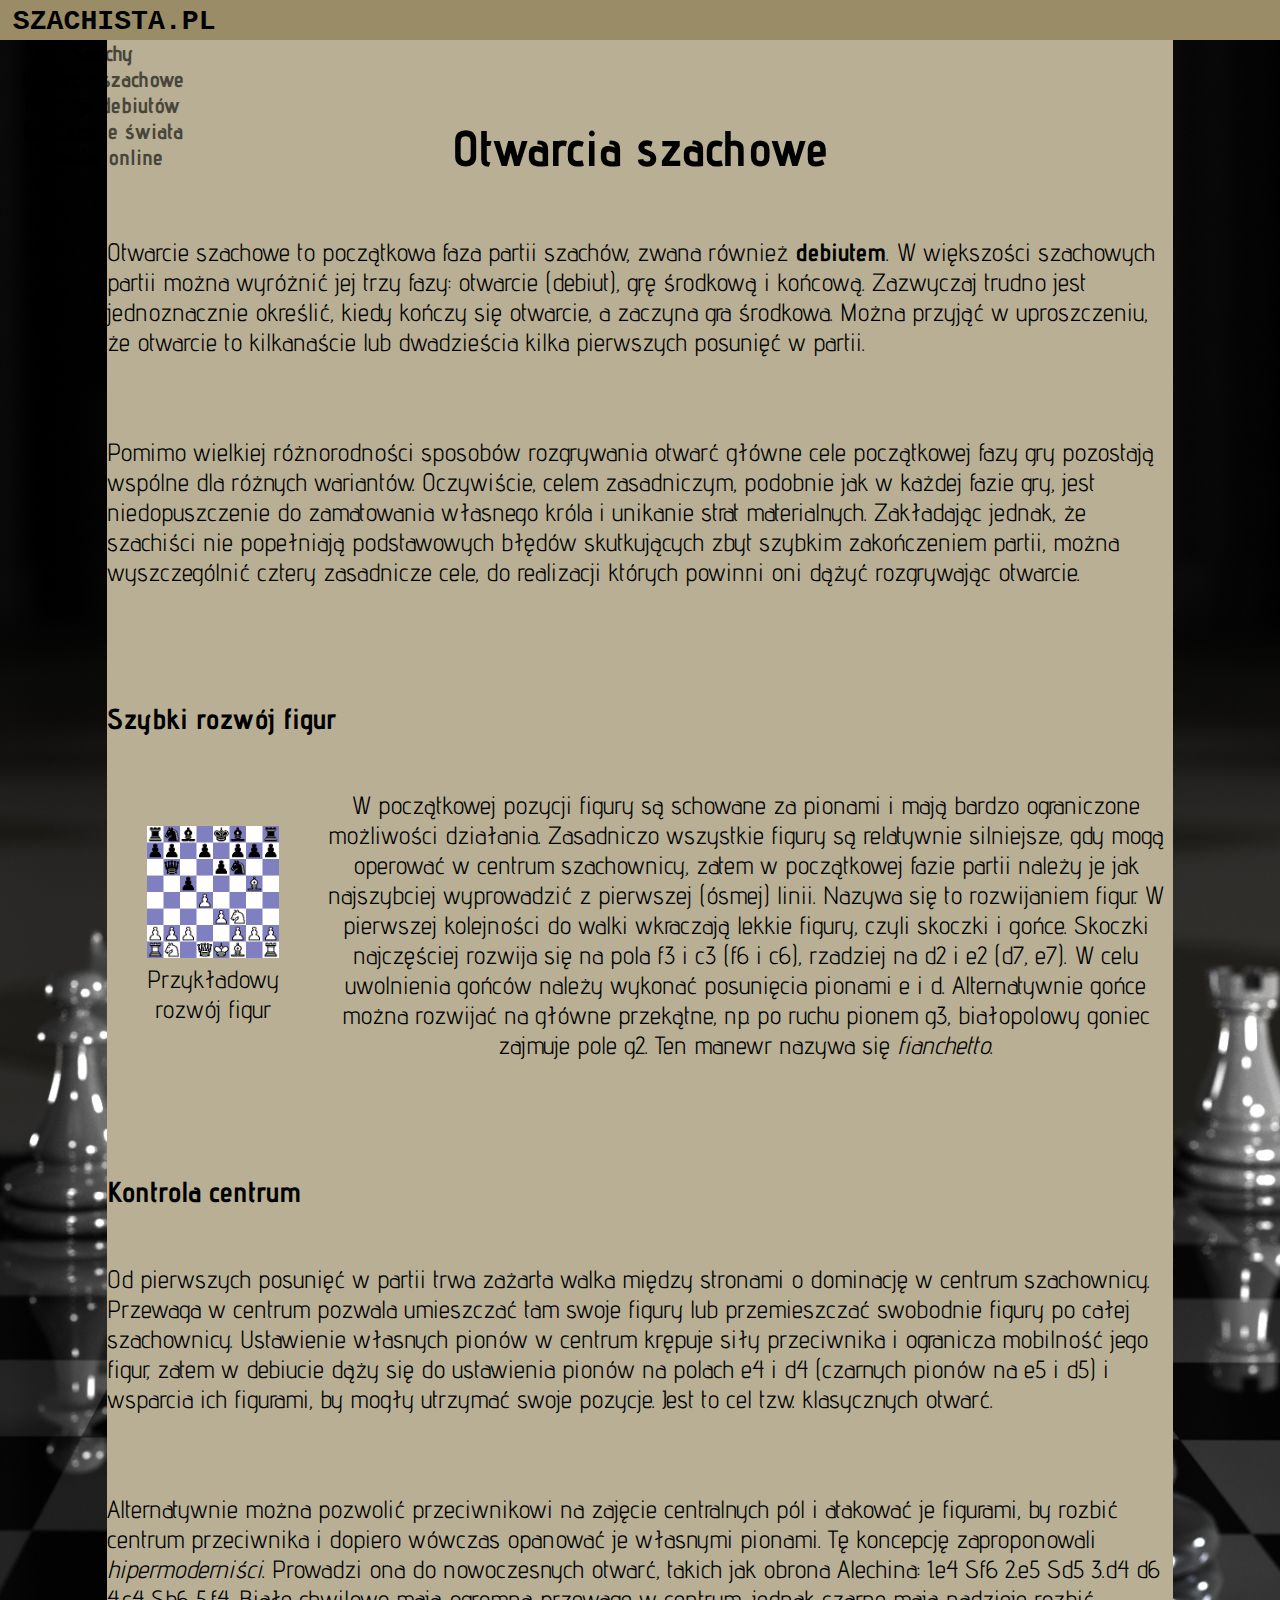
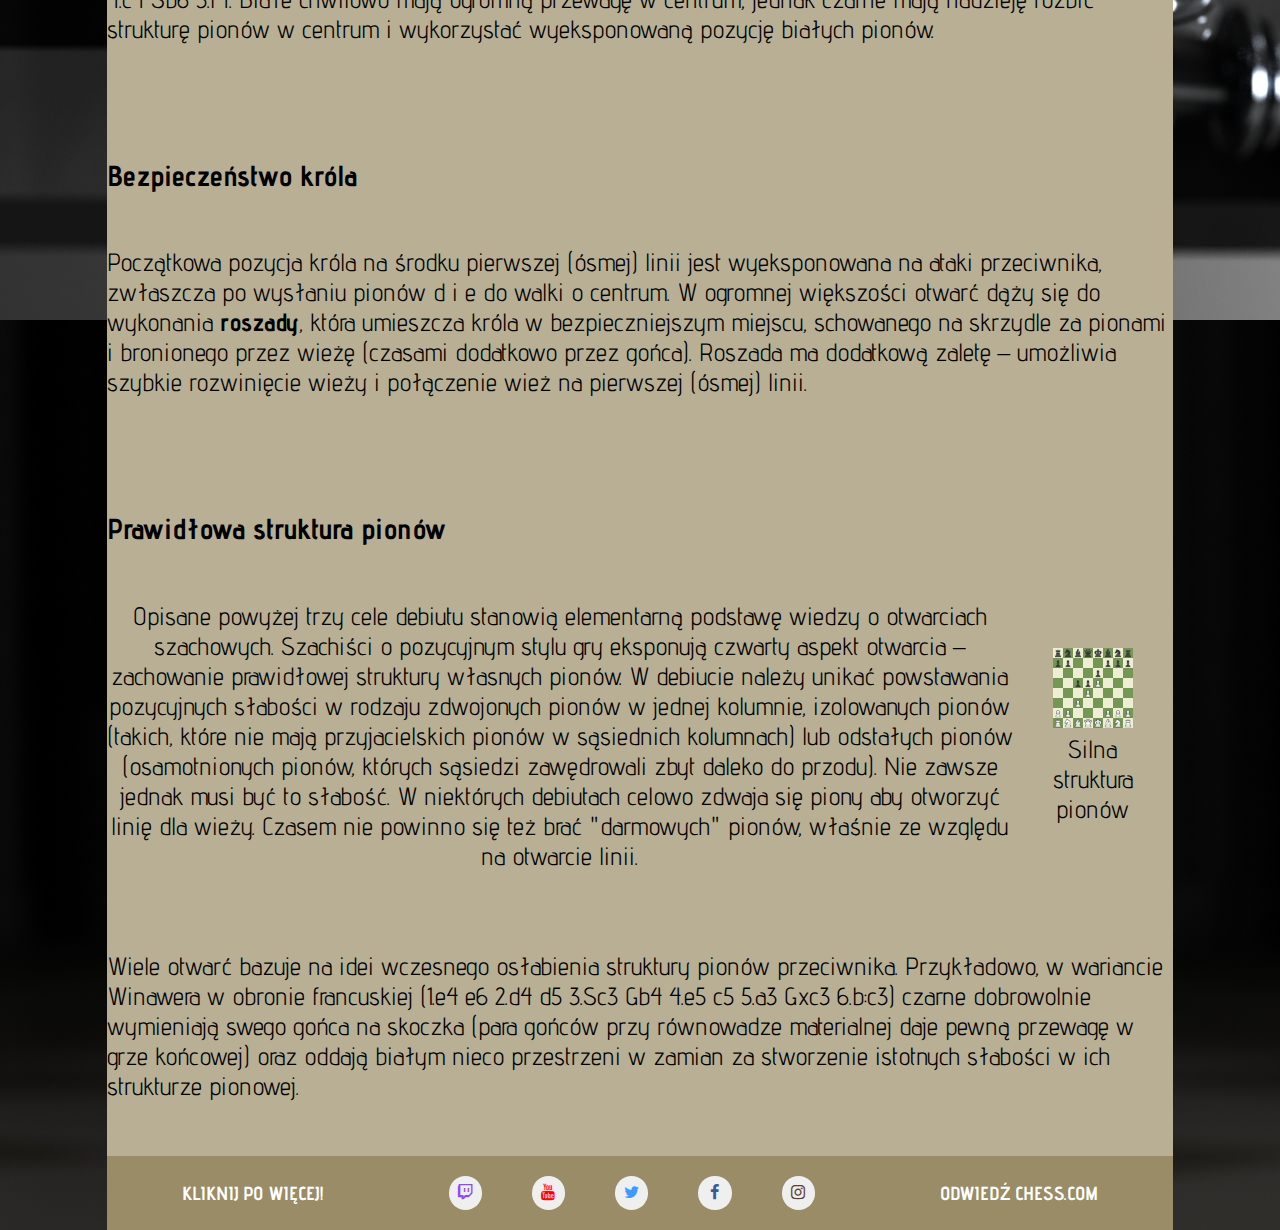
<file: content/otwarcia.html>
<!DOCTYPE html>
<html lang="pl-PL">
	<head>
		<title>Szachista.pl</title>
		<meta charset="UTF-8" name="viewport" content="width=device-width, initial-scale=1.0">
		<link rel="stylesheet" href="https://maxcdn.bootstrapcdn.com/bootstrap/3.3.6/css/bootstrap.min.css" integrity="sha384-1q8mTJOASx8j1Au+a5WDVnPi2lkFfwwEAa8hDDdjZlpLegxhjVME1fgjWPGmkzs7" crossorigin="anonymous">
		<link rel="stylesheet" type="text/css" href="https://maxcdn.bootstrapcdn.com/font-awesome/4.5.0/css/font-awesome.min.css">
        <link rel="stylesheet" type="text/css" href="../styles/flexbox.css">
		<link rel="stylesheet" type="text/css" href="../styles/grid.css">
		<link rel="stylesheet" type="text/css" href="../styles/main.css">
		<link rel="stylesheet" type="text/css" href="../styles/navigation.css">
		<link rel="stylesheet" type="text/css" href="../styles/scrollbar.css">
		<link rel="stylesheet" type="text/css" href="../styles/socials.css">
		<link rel="stylesheet" type="text/css" href="../styles/bootstrap_override.css">
	</head>


	<body>
	

		<nav class="navbar navbar-default navbar-fixed-top">
			<div class="container-fluid">

				<div class="navbar-header">
					<a class="headmain" href="../index.html">Szachista.pl</a>
				</div>
				
				<a href="javascript:void(0);" class="hamburger" onclick="myHamburger()">
					<i class="fa fa-bars"></i>
				</a>

				<ul class="nav navbar-nav navbar-right nav-mobile" id="nav">			
					<li><a href=#>Szachy</a>
						<ul>
							<li><a href="historia.html">Historia szachów</a></li>	
							<li><a href="reguly.html">Podstawowe reguły</a></li>
							<li><a href="bierki.html">Bierki</a></li>	
							<li><a href="galeria.html">Galeria zad 8</a></li>
							<li><a href="z9.html">Zadanie 9</a></li>
						</ul>
					</li>

					<li><a href=#>Otwarcia szachowe</a>
						<ul>
							<li><a href="otwarcia.html#rozwoj_figur">Rozwój figur</a></li>								
							<li><a href="otwarcia.html#kontrola_centrum">Kontrola centrum</a></li>										
							<li><a href="otwarcia.html#bezpieczenstwo_krola">Bezpieczeństwo króla</a></li>										
							<li><a href="otwarcia.html#struktura_pionow">Struktura pionów</a></li>
						</ul>
					</li>

					<li><a href=#>Rodzaje debiutów</a>
						<ul>
							<li><a href="debiuty.html#otwarte">Otwarte</a></li>									
							<li><a href="debiuty.html#polotwarte">Półotwarte</a></li>										
							<li><a href="debiuty.html#zamkniete">Zamknięte</a></li>
						</ul>
					</li>

					<li><a href="mistrzowie.html">Mistrzowie świata</a></li>

					<li><a href=#>Szachy online</a>
						<ul>
							<li><a target="_blank" href="https://www.chess.com/">Chess.com</a></li>										
							<li><a target="_blank" href="https://lichess.org/">lichess.org</a></li>
						</ul>
					</li>

				</ul>
			</div>
		</nav>

		<script>
			function myHamburger() {
				var x = document.getElementById("nav");
				if (x.style.display === "block") {
    				x.style.display = "none";
				} else {
					x.style.display = "block";
				}
			}
		</script>


		
		<div class="content">

            <h1><b>Otwarcia szachowe</b></h1>

            <div class="flex-container flex-padding">					
				<p class="text-justify">
                    Otwarcie szachowe to początkowa faza partii szachów, zwana również <b>debiutem</b>. W większości szachowych partii można wyróżnić jej trzy fazy: otwarcie (debiut), grę środkową i końcową. Zazwyczaj trudno jest jednoznacznie określić, kiedy kończy się otwarcie, a zaczyna gra środkowa. Można przyjąć w uproszczeniu, że otwarcie to kilkanaście lub dwadzieścia kilka pierwszych posunięć w partii.
                </p>
			</div>

            <br>

            <div class="flex-container flex-padding">					
				<p class="text-justify">
                    Pomimo wielkiej różnorodności sposobów rozgrywania otwarć główne cele początkowej fazy gry pozostają wspólne dla różnych wariantów. Oczywiście, celem zasadniczym, podobnie jak w każdej fazie gry, jest niedopuszczenie do zamatowania własnego króla i unikanie strat materialnych. Zakładając jednak, że szachiści nie popełniają podstawowych błędów skutkujących zbyt szybkim zakończeniem partii, można wyszczególnić cztery zasadnicze cele, do realizacji których powinni oni dążyć rozgrywając otwarcie.
                </p>
			</div>

            <br id="rozwoj_figur"><br>

            <h3 class="text-center"><b>Szybki rozwój figur</b></h3>
            <div class="flex-container flex-padding flex-m-container">
                <div class="flex-item-center flex-item-15">
					<div class="padding-horizontal-10 padding-vertical-5">
                        <figure class="figure">
                            <img src="../images/developing-pieces.gif" class="figure-img img-fluid rounded" alt="Rozwój figur">
                            <figcaption class="figure-caption text-right">Przykładowy rozwój figur</figcaption>
                        </figure>
					</div>
				</div>

				<div class="flex-item-center flex-item-85">
                    <p class="text-justify">
                        W początkowej pozycji figury są schowane za pionami i mają bardzo ograniczone możliwości działania. Zasadniczo wszystkie figury są relatywnie silniejsze, gdy mogą operować w centrum szachownicy, zatem w początkowej fazie partii należy je jak najszybciej wyprowadzić z pierwszej (ósmej) linii. Nazywa się to rozwijaniem figur. W pierwszej kolejności do walki wkraczają lekkie figury, czyli skoczki i gońce. Skoczki najczęściej rozwija się na pola f3 i c3 (f6 i c6), rzadziej na d2 i e2 (d7, e7). W celu uwolnienia gońców należy wykonać posunięcia pionami e i d. Alternatywnie gońce można rozwijać na główne przekątne, np. po ruchu pionem g3, białopolowy goniec zajmuje pole g2. Ten manewr nazywa się <i>fianchetto</i>.
                    </p>
				</div>
			</div>

            <br id="kontrola_centrum"><br>

            <h3 class="text-center"><b>Kontrola centrum</b></h3>
            <div class="flex-container flex-padding">					
				<p class="text-justify">
                    Od pierwszych posunięć w partii trwa zażarta walka między stronami o dominację w centrum szachownicy. Przewaga w centrum pozwala umieszczać tam swoje figury lub przemieszczać swobodnie figury po całej szachownicy. Ustawienie własnych pionów w centrum krępuje siły przeciwnika i ogranicza mobilność jego figur, zatem w debiucie dąży się do ustawienia pionów na polach e4 i d4 (czarnych pionów na e5 i d5) i wsparcia ich figurami, by mogły utrzymać swoje pozycje. Jest to cel tzw. klasycznych otwarć.
                </p>
			</div>

            <br>

            <div class="flex-container flex-padding">					
				<p class="text-justify">
                    Alternatywnie można pozwolić przeciwnikowi na zajęcie centralnych pól i atakować je figurami, by rozbić centrum przeciwnika i dopiero wówczas opanować je własnymi pionami. Tę koncepcję zaproponowali <i>hipermoderniści</i>. Prowadzi ona do nowoczesnych otwarć, takich jak obrona Alechina: 1.e4 Sf6 2.e5 Sd5 3.d4 d6 4.c4 Sb6 5.f4. Białe chwilowo mają ogromną przewagę w centrum, jednak czarne mają nadzieję rozbić strukturę pionów w centrum i wykorzystać wyeksponowaną pozycję białych pionów.
                </p>
			</div>

            <br id="bezpieczenstwo_krola"><br>

            <h3 class="text-center"><b>Bezpieczeństwo króla</b></h3>
            <div class="flex-container flex-padding">					
				<p class="text-justify">
                    Początkowa pozycja króla na środku pierwszej (ósmej) linii jest wyeksponowana na ataki przeciwnika, zwłaszcza po wysłaniu pionów d i e do walki o centrum. W ogromnej większości otwarć dąży się do wykonania <b>roszady</b>, która umieszcza króla w bezpieczniejszym miejscu, schowanego na skrzydle za pionami i bronionego przez wieżę (czasami dodatkowo przez gońca). Roszada ma dodatkową zaletę – umożliwia szybkie rozwinięcie wieży i połączenie wież na pierwszej (ósmej) linii.
                </p>
			</div>

            <br id="struktura_pionow"><br>

            <h3 class="text-center"><b>Prawidłowa struktura pionów</b></h3>
            <div class="flex-container flex-padding flex-m-container">
                <div class="flex-item-center flex-item-85">
                    <p class="text-justify">
                        Opisane powyżej trzy cele debiutu stanowią elementarną podstawę wiedzy o otwarciach szachowych. Szachiści o pozycyjnym stylu gry eksponują czwarty aspekt otwarcia – zachowanie prawidłowej struktury własnych pionów. W debiucie należy unikać powstawania pozycyjnych słabości w rodzaju zdwojonych pionów w jednej kolumnie, izolowanych pionów (takich, które nie mają przyjacielskich pionów w sąsiednich kolumnach) lub odstałych pionów (osamotnionych pionów, których sąsiedzi zawędrowali zbyt daleko do przodu). Nie zawsze jednak musi być to słabość. W niektórych debiutach celowo zdwaja się piony aby otworzyć linię dla wieży. Czasem nie powinno się też brać "darmowych" pionów, właśnie ze względu na otwarcie linii.
                    </p>
				</div>

                <div class="flex-item-center flex-item-15">
					<div class="padding-horizontal-10 padding-vertical-5">
                        <figure class="figure">
                            <img src="../images/pawn-structure.png" class="figure-img img-fluid rounded" alt="Struktura pionów">
                            <figcaption class="figure-caption text-right">Silna struktura pionów</figcaption>
                        </figure>
					</div>
				</div>
			</div>

            <br>

            <div class="flex-container flex-padding">					
				<p class="text-justify">
                    Wiele otwarć bazuje na idei wczesnego osłabienia struktury pionów przeciwnika. Przykładowo, w wariancie Winawera w obronie francuskiej (1.e4 e6 2.d4 d5 3.Sc3 Gb4 4.e5 c5 5.a3 Gxc3 6.b:c3) czarne dobrowolnie wymieniają swego gońca na skoczka (para gońców przy równowadze materialnej daje pewną przewagę w grze końcowej) oraz oddają białym nieco przestrzeni w zamian za stworzenie istotnych słabości w ich strukturze pionowej.
                </p>
			</div>

            <br>
		</div>
						
			
			
		<footer class="footer">
			<section class="social more more-s">
				<div class="flex-container flex-s-container">
					
					<div class="flex-grow-1 flex-item-center">

						<div>
							Kliknij po więcej!
						</div>

					</div>

					<div class="flex-grow-2 flex-item-center flex-spacing-even">

						<div>
							<button class="icon-btn twitch">
								<a href="https://www.twitch.tv/chess">
									<i class="fa fa-twitch"></i>
								</a>
							</button>
						</div>
							
						<div>
							<button class="icon-btn youtube">
								<a href="https://www.youtube.com/chess">
									<i class="fa fa-youtube"></i>
								</a>							
							</button>
						</div>
		
						<div>
							<button class="icon-btn twitter">
								<a href="https://twitter.com/chesscom">
									<i class="fa fa-twitter"></i>
								</a>
							</button>
						</div>

						<div>
							<button class="icon-btn facebook">
								<a href="https://www.facebook.com/chess/">
									<i class="fa fa-facebook"></i>
								</a>
							</button>
						</div>
							
						<div>
							<button class="icon-btn instagram">
								<a href="https://www.instagram.com/wwwchesscom/">
									<i class="fa fa-instagram"></i>
								</a>
							</button>
						</div>

					</div>

					<div class="flex-grow-1 flex-item-center">

						<div>
							Odwiedź chess.com
						</div>

					</div>

				</div>
			</section>
		</footer>
	
		
	</body>

</html>
</file>
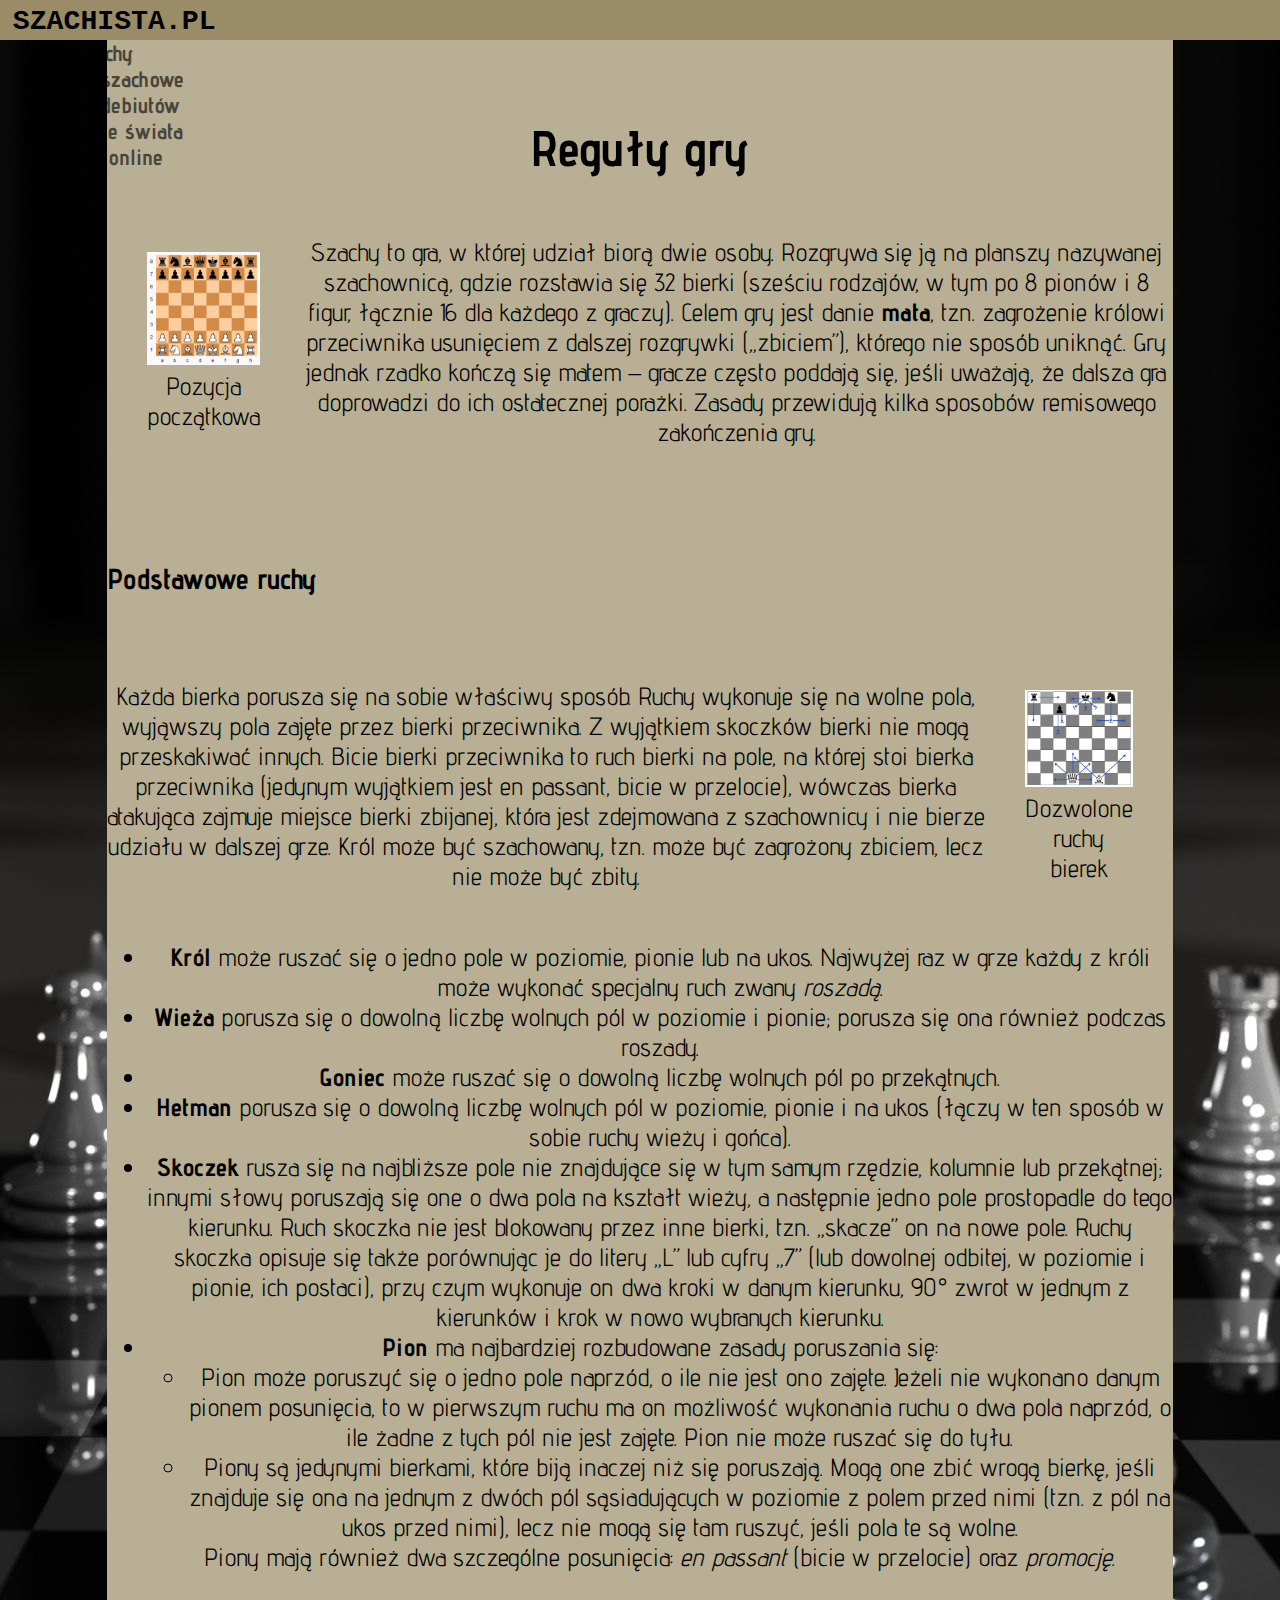
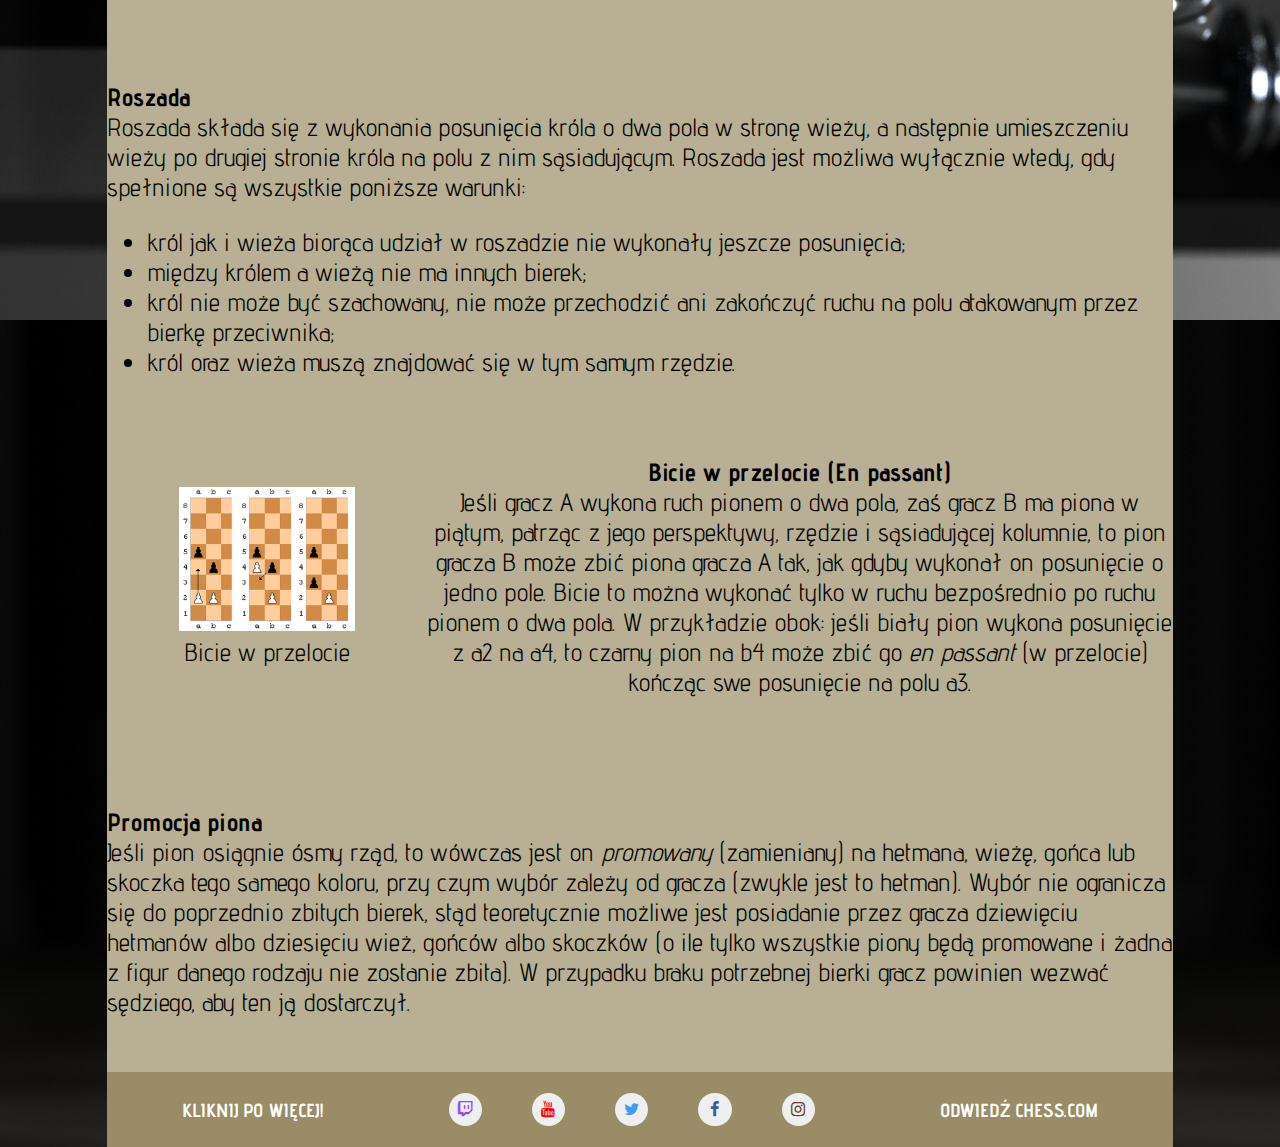
<file: content/reguly.html>
<!DOCTYPE html>
<html lang="pl-PL">
	<head>
		<title>Szachista.pl</title>
		<meta charset="UTF-8" name="viewport" content="width=device-width, initial-scale=1.0">
		<link rel="stylesheet" href="https://maxcdn.bootstrapcdn.com/bootstrap/3.3.6/css/bootstrap.min.css" integrity="sha384-1q8mTJOASx8j1Au+a5WDVnPi2lkFfwwEAa8hDDdjZlpLegxhjVME1fgjWPGmkzs7" crossorigin="anonymous">
		<link rel="stylesheet" type="text/css" href="https://maxcdn.bootstrapcdn.com/font-awesome/4.5.0/css/font-awesome.min.css">
        <link rel="stylesheet" type="text/css" href="../styles/flexbox.css">
		<link rel="stylesheet" type="text/css" href="../styles/grid.css">
		<link rel="stylesheet" type="text/css" href="../styles/main.css">
		<link rel="stylesheet" type="text/css" href="../styles/navigation.css">
		<link rel="stylesheet" type="text/css" href="../styles/scrollbar.css">
		<link rel="stylesheet" type="text/css" href="../styles/socials.css">
		<link rel="stylesheet" type="text/css" href="../styles/bootstrap_override.css">
	</head>


	<body>
	

		<nav class="navbar navbar-default navbar-fixed-top">
			<div class="container-fluid">

				<div class="navbar-header">
					<a class="headmain" href="../index.html">Szachista.pl</a>
				</div>
				
				<a href="javascript:void(0);" class="hamburger" onclick="myHamburger()">
					<i class="fa fa-bars"></i>
				</a>

				<ul class="nav navbar-nav navbar-right nav-mobile" id="nav">			
					<li><a href=#>Szachy</a>
						<ul>
							<li><a href="historia.html">Historia szachów</a></li>	
							<li><a href="reguly.html">Podstawowe reguły</a></li>
							<li><a href="bierki.html">Bierki</a></li>	
							<li><a href="galeria.html">Galeria zad 8</a></li>
							<li><a href="z9.html">Zadanie 9</a></li>
						</ul>
					</li>

					<li><a href=#>Otwarcia szachowe</a>
						<ul>
							<li><a href="otwarcia.html#rozwoj_figur">Rozwój figur</a></li>								
							<li><a href="otwarcia.html#kontrola_centrum">Kontrola centrum</a></li>										
							<li><a href="otwarcia.html#bezpieczenstwo_krola">Bezpieczeństwo króla</a></li>										
							<li><a href="otwarcia.html#struktura_pionow">Struktura pionów</a></li>
						</ul>
					</li>

					<li><a href=#>Rodzaje debiutów</a>
						<ul>
							<li><a href="debiuty.html#otwarte">Otwarte</a></li>									
							<li><a href="debiuty.html#polotwarte">Półotwarte</a></li>										
							<li><a href="debiuty.html#zamkniete">Zamknięte</a></li>
						</ul>
					</li>

					<li><a href="mistrzowie.html">Mistrzowie świata</a></li>

					<li><a href=#>Szachy online</a>
						<ul>
							<li><a target="_blank" href="https://www.chess.com/">Chess.com</a></li>										
							<li><a target="_blank" href="https://lichess.org/">lichess.org</a></li>
						</ul>
					</li>

				</ul>
			</div>
		</nav>

		<script>
			function myHamburger() {
				var x = document.getElementById("nav");
				if (x.style.display === "block") {
    				x.style.display = "none";
				} else {
					x.style.display = "block";
				}
			}
		</script>


		
		<div class="content">

            <h1><b>Reguły gry</b></h1>

            <div class="flex-container flex-padding flex-m-container">
                <div class="flex-item-center flex-item-20">
					<div class="padding-horizontal-10 padding-vertical-5">
                        <figure class="figure">
                            <img src="../images/chess-starting.png" class="figure-img img-fluid rounded" alt="Pozycja początkowa">
                            <figcaption class="figure-caption text-right">Pozycja początkowa</figcaption>
                        </figure>
					</div>
				</div>

				<div class="flex-item-center flex-item-80">
					<p class="text-justify">
                        Szachy to gra, w której udział biorą dwie osoby. Rozgrywa się ją na planszy nazywanej szachownicą, gdzie rozstawia się 32 bierki (sześciu rodzajów, w tym po 8 pionów i 8 figur, łącznie 16 dla każdego z graczy). Celem gry jest danie <b>mata</b>, tzn. zagrożenie królowi przeciwnika usunięciem z dalszej rozgrywki („zbiciem”), którego nie sposób uniknąć. Gry jednak rzadko kończą się matem – gracze często poddają się, jeśli uważają, że dalsza gra doprowadzi do ich ostatecznej porażki. Zasady przewidują kilka sposobów remisowego zakończenia gry.
                    </p>
				</div>
			</div>

            <br><br>

            <h3 class="text-center"><b>Podstawowe ruchy</b></h3><br>
            <div class="flex-container flex-padding flex-m-container">
                <div class="flex-item-center flex-item-80">
                    <p class="text-justify">
                        Każda bierka porusza się na sobie właściwy sposób. Ruchy wykonuje się na wolne pola, wyjąwszy pola zajęte przez bierki przeciwnika. Z wyjątkiem skoczków bierki nie mogą przeskakiwać innych. Bicie bierki przeciwnika to ruch bierki na pole, na której stoi bierka przeciwnika (jedynym wyjątkiem jest en passant, bicie w przelocie), wówczas bierka atakująca zajmuje miejsce bierki zbijanej, która jest zdejmowana z szachownicy i nie bierze udziału w dalszej grze. Król może być szachowany, tzn. może być zagrożony zbiciem, lecz nie może być zbity.
                    </p>
                </div>

                <div class="flex-item-center flex-item-20">
					<div class="padding-horizontal-10 padding-vertical-5">
                        <figure class="figure">
                            <img src="../images/chess-movements.jpg" class="figure-img img-fluid rounded" alt="Ruchy bierek">
                            <figcaption class="figure-caption text-right">Dozwolone ruchy bierek</figcaption>
                        </figure>
					</div>
				</div>
			</div>

            <div class="flex-container flex-padding flex-m-container">		
				<div class="flex-item-center flex-item-70">
					<p class="text-justify">
                        <ul class="text-left">
                            <li><b>Król</b> może ruszać się o jedno pole w poziomie, pionie lub na ukos. Najwyżej raz w grze każdy z króli może wykonać specjalny ruch zwany <i>roszadą</i>.</li>
                            <li><b>Wieża</b> porusza się o dowolną liczbę wolnych pól w poziomie i pionie; porusza się ona również podczas roszady.</li>
                            <li><b>Goniec</b> może ruszać się o dowolną liczbę wolnych pól po przekątnych.</li>
                            <li><b>Hetman</b> porusza się o dowolną liczbę wolnych pól w poziomie, pionie i na ukos (łączy w ten sposób w sobie ruchy wieży i gońca).</li>
                            <li><b>Skoczek</b> rusza się na najbliższe pole nie znajdujące się w tym samym rzędzie, kolumnie lub przekątnej; innymi słowy poruszają się one o dwa pola na kształt wieży, a następnie jedno pole prostopadle do tego kierunku. Ruch skoczka nie jest blokowany przez inne bierki, tzn. „skacze” on na nowe pole. Ruchy skoczka opisuje się także porównując je do litery „L” lub cyfry „7” (lub dowolnej odbitej, w poziomie i pionie, ich postaci), przy czym wykonuje on dwa kroki w danym kierunku, 90° zwrot w jednym z kierunków i krok w nowo wybranych kierunku.</li>
                            <li><b>Pion</b> ma najbardziej rozbudowane zasady poruszania się:
                            <ul>
                                <li>Pion może poruszyć się o jedno pole naprzód, o ile nie jest ono zajęte. Jeżeli nie wykonano danym pionem posunięcia, to w pierwszym ruchu ma on możliwość wykonania ruchu o dwa pola naprzód, o ile żadne z tych pól nie jest zajęte. Pion nie może ruszać się do tyłu.</li>
                                <li>Piony są jedynymi bierkami, które biją inaczej niż się poruszają. Mogą one zbić wrogą bierkę, jeśli znajduje się ona na jednym z dwóch pól sąsiadujących w poziomie z polem przed nimi (tzn. z pól na ukos przed nimi), lecz nie mogą się tam ruszyć, jeśli pola te są wolne.</li>
                            </ul>
                            Piony mają również dwa szczególne posunięcia: <i>en passant</i> (bicie w przelocie) oraz <i>promocję</i>.</li>
                        </ul>
					</p>
				</div>
			</div>
            
            <br><br>

            <div class="flex-padding">					
				<p class="text-justify">
                    <b>Roszada</b><br>
                    Roszada składa się z wykonania posunięcia króla o dwa pola w stronę wieży, a następnie umieszczeniu wieży po drugiej stronie króla na polu z nim sąsiadującym. Roszada jest możliwa wyłącznie wtedy, gdy spełnione są wszystkie poniższe warunki:
                    <ul class="text-left">
                        <li>król jak i wieża biorąca udział w roszadzie nie wykonały jeszcze posunięcia;</li>
                        <li>między królem a wieżą nie ma innych bierek;</li>
                        <li>król nie może być szachowany, nie może przechodzić ani zakończyć ruchu na polu atakowanym przez bierkę przeciwnika;</li>
                        <li>król oraz wieża muszą znajdować się w tym samym rzędzie.</li>
                    </ul>
                </p>
			</div>

            <br>

            <div class="flex-container flex-padding flex-m-container">
                <div class="flex-item-center flex-item-30">
					<div class="padding-horizontal-10 padding-vertical-5">
                        <figure class="figure">
                            <img src="../images/en-passant.png" class="figure-img img-fluid rounded" alt="Bicie w przelocie">
                            <figcaption class="figure-caption text-right">Bicie w przelocie</figcaption>
                        </figure>
					</div>
				</div>

                <div class="flex-item-center flex-item-70">
                    <p class="text-justify">
                        <b>Bicie w przelocie (En passant)</b><br>
                        Jeśli gracz A wykona ruch pionem o dwa pola, zaś gracz B ma piona w piątym, patrząc z jego perspektywy, rzędzie i sąsiadującej kolumnie, to pion gracza B może zbić piona gracza A tak, jak gdyby wykonał on posunięcie o jedno pole. Bicie to można wykonać tylko w ruchu bezpośrednio po ruchu pionem o dwa pola. W przykładzie obok: jeśli biały pion wykona posunięcie z a2 na a4, to czarny pion na b4 może zbić go <i>en passant</i> (w przelocie) kończąc swe posunięcie na polu a3.
                    </p>
                </div>
			</div>
                        
            <br><br>

            <div class="flex-container flex-padding">
				<p class="text-justify">
                    <b>Promocja piona</b><br>
                    Jeśli pion osiągnie ósmy rząd, to wówczas jest on <i>promowany</i> (zamieniany) na hetmana, wieżę, gońca lub skoczka tego samego koloru, przy czym wybór zależy od gracza (zwykle jest to hetman). Wybór nie ogranicza się do poprzednio zbitych bierek, stąd teoretycznie możliwe jest posiadanie przez gracza dziewięciu hetmanów albo dziesięciu wież, gońców albo skoczków (o ile tylko wszystkie piony będą promowane i żadna z figur danego rodzaju nie zostanie zbita). W przypadku braku potrzebnej bierki gracz powinien wezwać sędziego, aby ten ją dostarczył.
                </p>
			</div>

            <br>
		</div>
						
			
			
		<footer class="footer">
			<section class="social more more-s">
				<div class="flex-container flex-s-container">
					
					<div class="flex-grow-1 flex-item-center">

						<div>
							Kliknij po więcej!
						</div>

					</div>

					<div class="flex-grow-2 flex-item-center flex-spacing-even">

						<div>
							<button class="icon-btn twitch">
								<a href="https://www.twitch.tv/chess">
									<i class="fa fa-twitch"></i>
								</a>
							</button>
						</div>
							
						<div>
							<button class="icon-btn youtube">
								<a href="https://www.youtube.com/chess">
									<i class="fa fa-youtube"></i>
								</a>							
							</button>
						</div>
		
						<div>
							<button class="icon-btn twitter">
								<a href="https://twitter.com/chesscom">
									<i class="fa fa-twitter"></i>
								</a>
							</button>
						</div>

						<div>
							<button class="icon-btn facebook">
								<a href="https://www.facebook.com/chess/">
									<i class="fa fa-facebook"></i>
								</a>
							</button>
						</div>
							
						<div>
							<button class="icon-btn instagram">
								<a href="https://www.instagram.com/wwwchesscom/">
									<i class="fa fa-instagram"></i>
								</a>
							</button>
						</div>

					</div>

					<div class="flex-grow-1 flex-item-center">

						<div>
							Odwiedź chess.com
						</div>

					</div>

				</div>
			</section>
		</footer>
	
		
	</body>

</html>
</file>
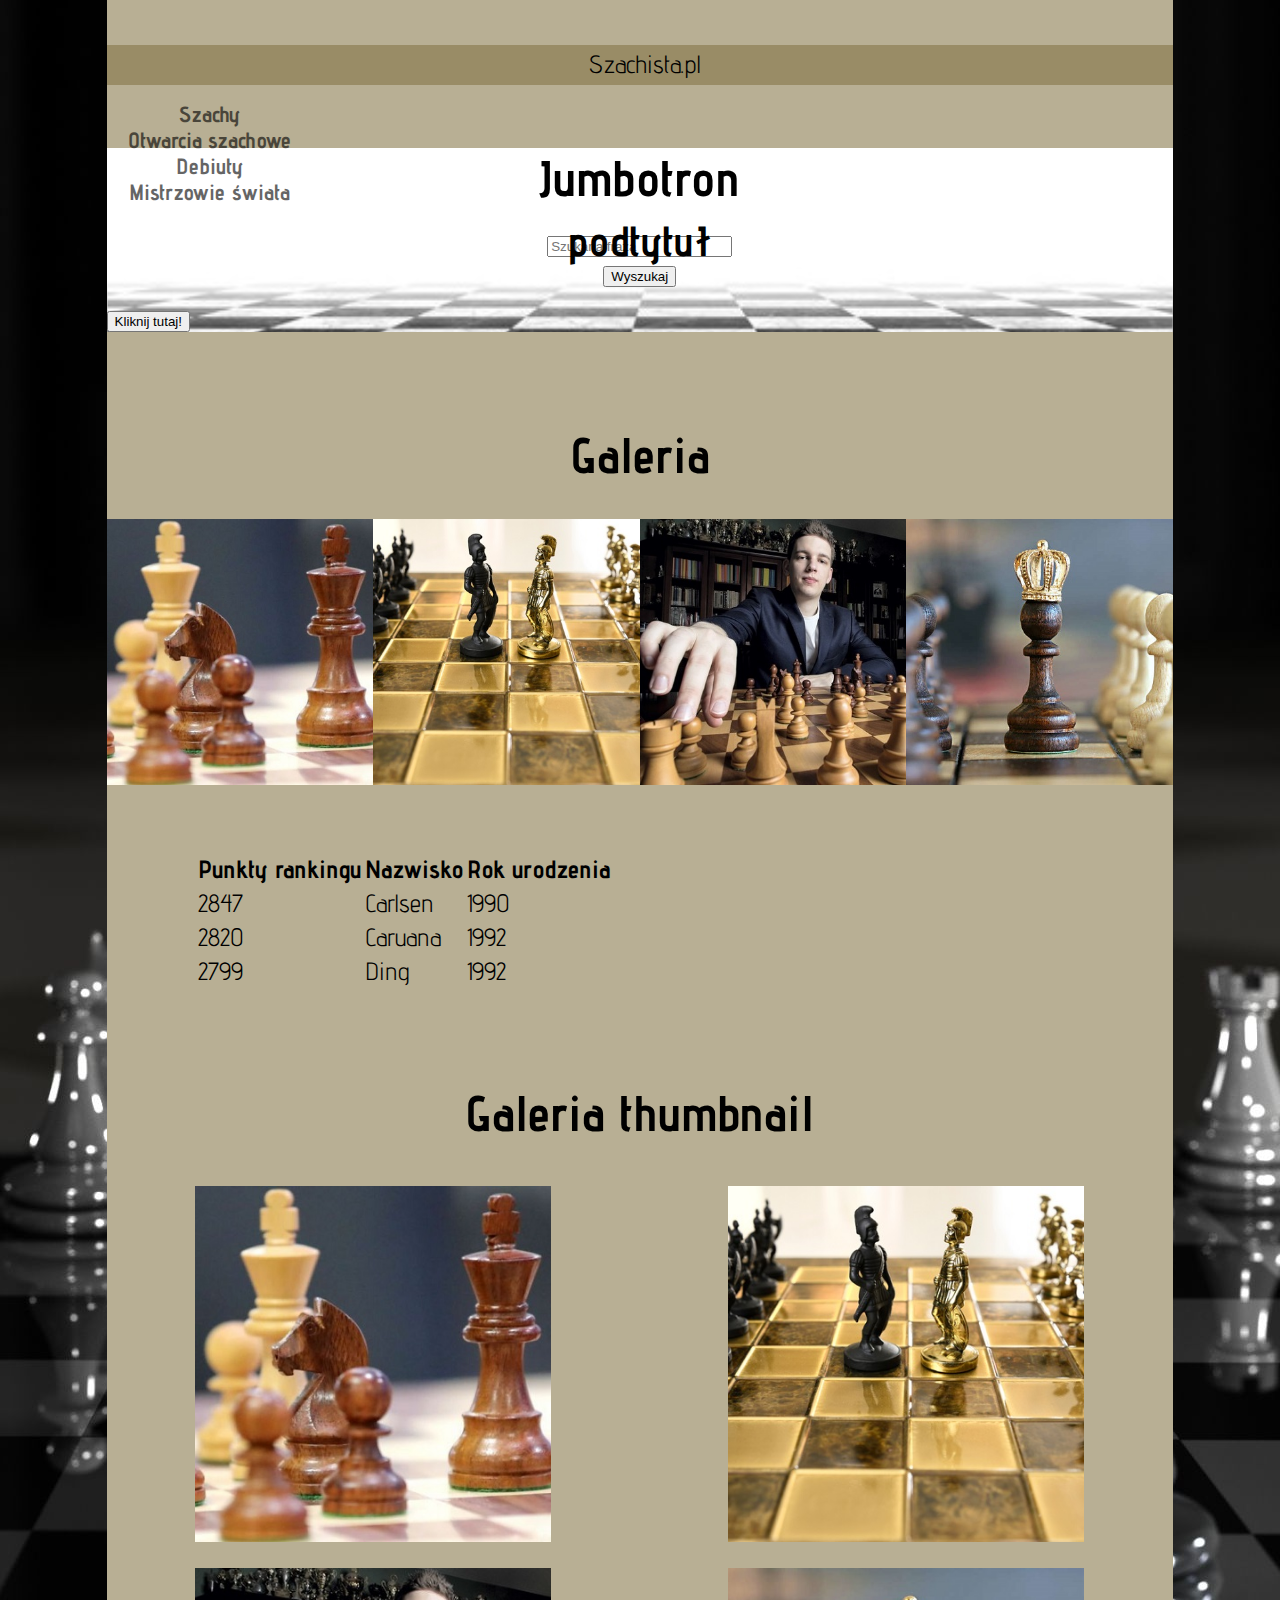
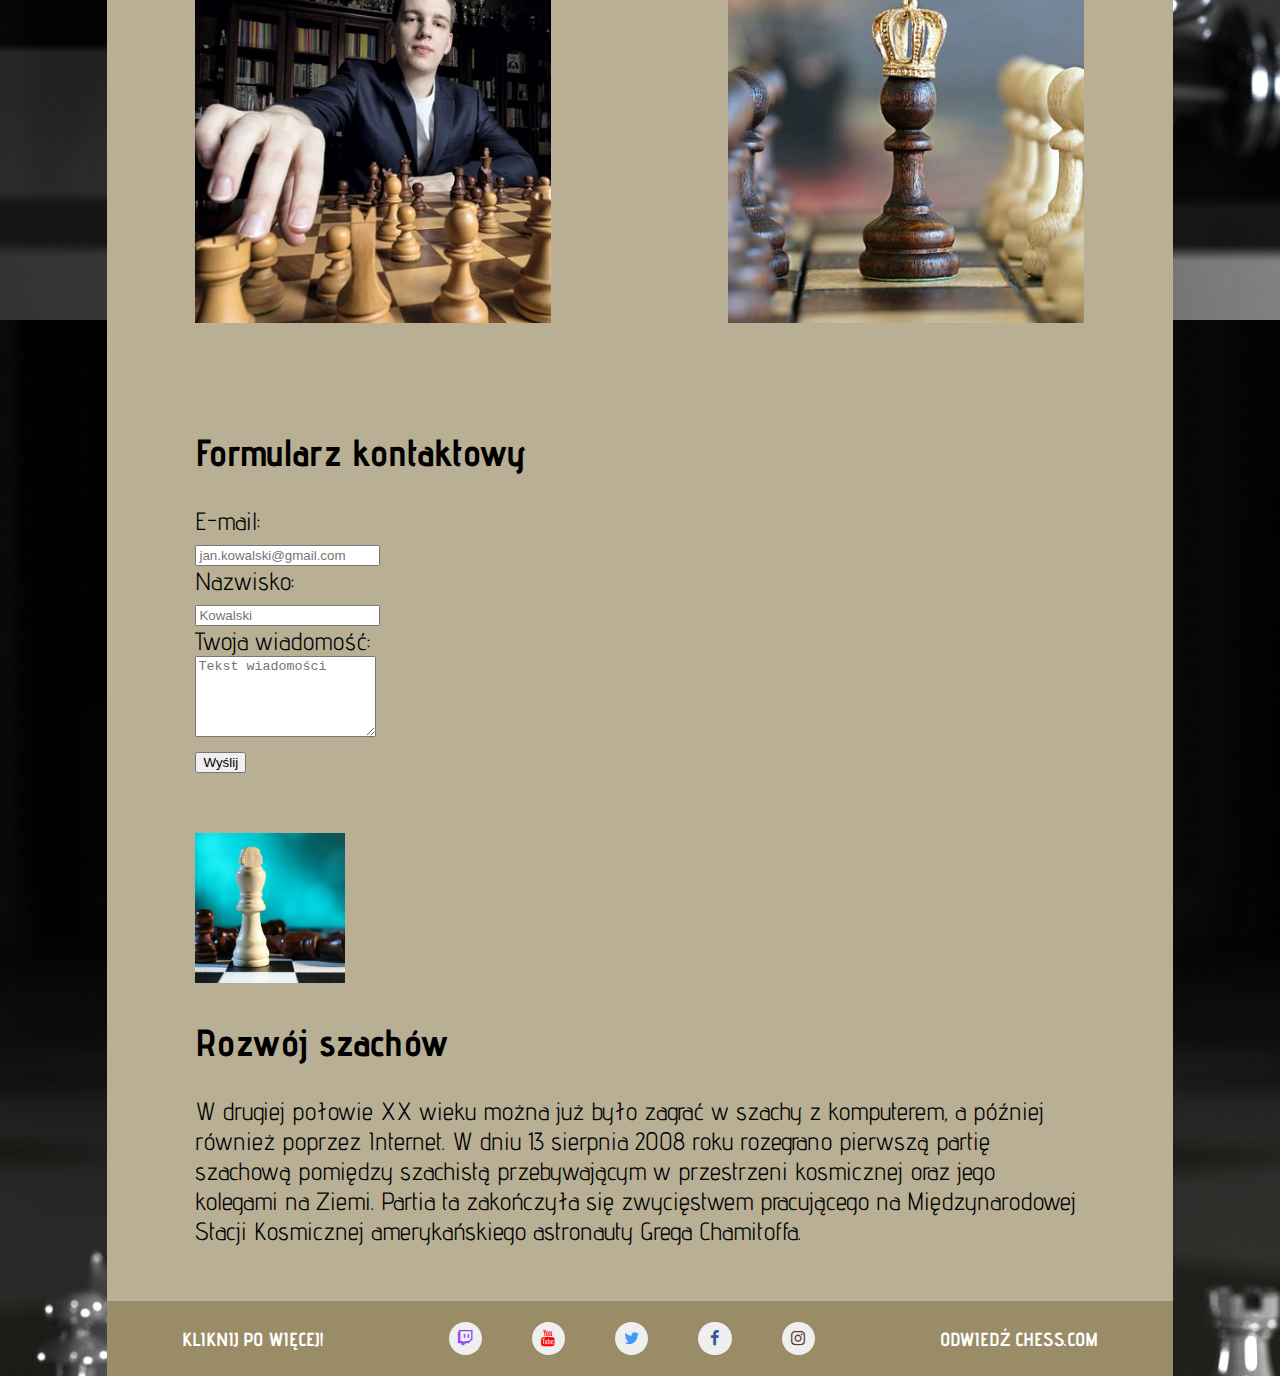
<file: content/z9.html>
<!DOCTYPE html>
<html lang="pl-PL">
	<head>
		<title>Szachista.pl</title>
		<meta charset="UTF-8" name="viewport" content="width=device-width, initial-scale=1.0">
        <link rel="stylesheet" href="https://maxcdn.bootstrapcdn.com/bootstrap/3.3.6/css/bootstrap.min.css" integrity="sha384-1q8mTJOASx8j1Au+a5WDVnPi2lkFfwwEAa8hDDdjZlpLegxhjVME1fgjWPGmkzs7" crossorigin="anonymous">
		<link rel="stylesheet" type="text/css" href="https://maxcdn.bootstrapcdn.com/font-awesome/4.5.0/css/font-awesome.min.css">
        <link rel="stylesheet" type="text/css" href="../styles/flexbox.css">
		<link rel="stylesheet" type="text/css" href="../styles/gallery.css">
		<link rel="stylesheet" type="text/css" href="../styles/grid.css">
		<link rel="stylesheet" type="text/css" href="../styles/main.css">
		<link rel="stylesheet" type="text/css" href="../styles/navigation.css">
		<link rel="stylesheet" type="text/css" href="../styles/scrollbar.css">
		<link rel="stylesheet" type="text/css" href="../styles/socials.css">
        <link rel="stylesheet" type="text/css" href="../styles/bootstrap_override.css">
	</head>


	<body>
	
		<div class="content">

			<!-- zadanie 9 -->
			<nav class="navbar navbar-default navbar-fixed-top">
				<div class="container-fluid">
					<div class="navbar-header">
						<a class="navbar-brand" href="../index.html">Szachista.pl</a>
					</div>
					<ul class="nav navbar-nav">
						<li><a href=#>Szachy</a>
							<ul>
								<li><a href=#>Historia szachów</a></li>	
								<li><a href=#>Reguły gry</a></li>
								<li><a href=#>Bierki</a></li>	
								<li><a href="galeria.html">Galeria zad 8</a></li>
								<li><a href="z9.html">Zadanie 9</a></li>
							</ul>
						</li>
						<li><a href=#>Otwarcia szachowe</a>
							<ul>
								<li><a href=#>Rozwój figur</a></li>								
								<li><a href=#>Kontrola centrum</a></li>										
								<li><a href=#>Bezpieczeństwo króla</a></li>										
								<li><a href=#>Struktura pionów</a></li>
							</ul>
						</li>
						<li><a href=#>Debiuty</a>
							<ul>
								<li><a href=#>Otwarte</a></li>									
								<li><a href=#>Półotwarte</a></li>										
								<li><a href=#>Zamknięte</a></li>
							</ul>
						</li>
						<li><a href="mistrzowie.html">Mistrzowie świata</a></li>
					</ul>
					<form class="navbar-form navbar-right" role="search">
						<div class="form-group">
							<input type="text" class="form-control" placeholder="Szukana fraza">
						</div>
						<button type="submit" class="btn btn-default">Wyszukaj</button>
					</form>
				</div>
			</nav>

			<br>

            <section class="jumbotron jumbotron-bs text-center">
                <h1>
                    Jumbotron<br>
					<small>podtytuł</small>
                </h1>
                <button type="button" class="btn-lg btn-success">Kliknij tutaj!</button>
            </section>

            <br><br>

            <section>
                <h1>
                    Galeria
                </h1>
                <div class="container">
                    <div class="row">
                        <div class="col-3 col-md-6 col-xs-12">
                            <img class="img-responsive" alt="" src="../images/gallery/board.jpg">
                        </div>
                        <div class="col-3 col-md-6 col-xs-12">
                            <img class="img-responsive" alt="" src="../images/gallery/chess-warriors.jpg">
                        </div>
                        <div class="col-3 col-md-6 col-xs-12">
                            <img class="img-responsive" alt="" src="../images/gallery/jan-krzysztof-duda.jpg">
                        </div>
                        <div class="col-3 col-md-6 col-xs-12">
                            <img class="img-responsive" alt="" src="../images/gallery/pawn-king.jpg">
                        </div>
                    </div>
                </div>
            </section>

            <br><br>

            <div class="container">
                <div class="row">
                    <div class="col-10 col-md-10 col-xs-10 col-offset-1 col-md-offset-1 col-xs-offset-1">
                        <table class="table">
                            <thead>
                                <tr>
                                    <th>Punkty rankingu</th>
                                    <th>Nazwisko</th>
                                    <th>Rok urodzenia</th>
                                </tr>
                            </thead>
                            <tbody>
                                <tr>
                                    <td>2847</td>
                                    <td>Carlsen</td>
                                    <td>1990</td>
                                </tr>
                                <tr>
                                    <td>2820</td>
                                    <td>Caruana</td>
                                    <td>1992</td>
                                </tr>
                                <tr>
                                    <td>2799</td>
                                    <td>Ding</td>
                                    <td>1992</td>
                                </tr>
                            </tbody>
                        </table>
                    </div>
                </div>
            </div>

            <br><br>

			<section>
				<h1>
                    Galeria thumbnail
                </h1>
                <div class="container">
                    <div class="row">
                        <div class="col-4 col-md-4 col-xs-12 col-offset-1 col-md-offset-1">
                            <img class="img-responsive img-thumbnail" alt="" src="../images/gallery/board.jpg">
                        </div>
                        <div class="col-4 col-md-4 col-xs-12 col-offset-2 col-md-offset-2">
                            <img class="img-responsive img-thumbnail" alt="" src="../images/gallery/chess-warriors.jpg">
                        </div>
                        <div class="col-4 col-md-4 col-xs-12 col-offset-1 col-md-offset-1">
                            <img class="img-responsive img-thumbnail" alt="" src="../images/gallery/jan-krzysztof-duda.jpg">
                        </div>
                        <div class="col-4 col-md-4 col-xs-12 col-offset-2 col-md-offset-2">
                            <img class="img-responsive img-thumbnail" alt="" src="../images/gallery/pawn-king.jpg">
                        </div>
                    </div>
					<div class="row text-center text-lg-left">
                </div>					
			</section>

			<br><br>

            <div class="container">
                <div class="row">
                    <div class="col-10 col-md-10 col-xs-10 col-offset-1 col-md-offset-1 col-xs-offset-1">
                        <h2 class="text-center">Formularz kontaktowy</h2>
                        <form>
                            <div class="form-group">
                                <label for="email">E-mail:</label><br>
                                <input type="email" id="email" class="form-control" placeholder="jan.kowalski@gmail.com" required>
                            </div>
                            <div class="form-group">
                                <label for="surname">Nazwisko:</label><br>
                                <input type="text" id="surname" class="form-control" placeholder="Kowalski" required>
                            </div>
                            <div class="form-group">
                                <label for="message">Twoja wiadomość:</label><br>
                                <textarea name="message" id="message" class="form-control" placeholder="Tekst wiadomości" rows="5" required></textarea>
                            </div>
                            <div class="text-center">
                                <input type="submit" class="btn btn-primary" value="Wyślij">
                            </div>
                        </form>
                    </div>
                </div>
            </div>
        
            <br><br>

			<div class="container">
                <div class="row">
                    <div class="col-10 col-md-10 col-xs-10 col-offset-1 col-md-offset-1 col-xs-offset-1">
						<div class="media">
							<div class="media-left">
								<img src="../images/gallery/white-king.jpg" class="media-object " alt="">
							</div>
							<div class="media-body">
								<h2 class="media-heading">Rozwój szachów</h2>
								<p>W drugiej połowie XX wieku można już było zagrać w szachy z komputerem, a później również poprzez Internet. W dniu 13 sierpnia 2008 roku rozegrano pierwszą partię szachową pomiędzy szachistą przebywającym w przestrzeni kosmicznej oraz jego kolegami na Ziemi. Partia ta zakończyła się zwycięstwem pracującego na Międzynarodowej Stacji Kosmicznej amerykańskiego astronauty Grega Chamitoffa.</p>
							</div>
						</div> 
                    </div>
				</div>
			</div>

			<br>
		</div>
						


		<footer class="footer">
			<section class="social more more-s">
				<div class="flex-container flex-s-container">
					
					<div class="flex-grow-1 flex-item-center">

						<div>
							Kliknij po więcej!
						</div>

					</div>

					<div class="flex-grow-2 flex-item-center flex-spacing-even">

						<div>
							<button class="icon-btn twitch">
								<a href="https://www.twitch.tv/chess">
									<i class="fa fa-twitch"></i>
								</a>
							</button>
						</div>
							
						<div>
							<button class="icon-btn youtube">
								<a href="https://www.youtube.com/chess">
									<i class="fa fa-youtube"></i>
								</a>							
							</button>
						</div>
		
						<div>
							<button class="icon-btn twitter">
								<a href="https://twitter.com/chesscom">
									<i class="fa fa-twitter"></i>
								</a>
							</button>
						</div>

						<div>
							<button class="icon-btn facebook">
								<a href="https://www.facebook.com/chess/">
									<i class="fa fa-facebook"></i>
								</a>
							</button>
						</div>
							
						<div>
							<button class="icon-btn instagram">
								<a href="https://www.instagram.com/wwwchesscom/">
									<i class="fa fa-instagram"></i>
								</a>
							</button>
						</div>

					</div>

					<div class="flex-grow-1 flex-item-center">

						<div>
							Odwiedź chess.com
						</div>

					</div>

				</div>
			</section>
		</footer>
		
		
		
	</body>

</html>
</file>
<file: styles/main.css>
@font-face{
	font-family: customFont;
	src: url("../fonts/adventpro-regular.ttf");
}

@font-face{
	font-family: customFont;
	src: url("../fonts/adventpro-bold.ttf");
	font-weight: bold;
}

body{
	font-family: customFont;
	background-image: url("../images/background-chess.png");
	background-color: #c2bba3;
	margin: 0;
	font-size: 25px;
}

header{
	text-align: center;
	text-transform: uppercase;
	background-color: #998c66;
	color: #ffffff;
	padding: 15px 0;
	height: 3vw;
	position: sticky;
	top: 0;
	z-index: 999;
}

.headmain{
	margin: 0;
	font-family: 'Courier New', Courier, monospace;
	font-size: 3vw;
}

.headsecondary{
	margin: 1% 0;
	font-size: 1.8vw;
}

.content{
	background-color: #b8af94;
	width: 83.3%;
	margin-left: 8.33%;
}

.content img{
	width: 100%;
}

.video-container{
	position: relative;
	overflow: hidden;
	padding-top: 56.25%;
}

.video-container iframe{
	position: absolute;
	width: 100%;
	height: 100%;
	top: 0;
	left: 0;
	border-style: none;
}

footer{
	background-color: #998c66;
	color: #ffffff;
	text-align: center;
	text-transform: uppercase;
	font-weight: bold;
	width: 83.3%;
	margin-left: 8.33%;
}

h1{
	text-align: center;
}

h1 a{
	color: black;
	text-decoration: none;
}
</file>
<file: styles/grid.css>
.container{
    box-sizing: border-box;
    width: 100%;
    margin: 0 auto;
}

.padding-horizontal-5{
    padding-left: 5%;
    padding-right: 5%;
}

.padding-vertical-5{
    padding-top: 5%;
    padding-bottom: 5%;
}

.padding-horizontal-10{
    padding-left: 10%;
    padding-right: 10%;
}

.padding-vertical-10{
    padding-top: 10%;
    padding-bottom: 10%;
}

.padding-horizontal-15{
    padding-left: 15%;
    padding-right: 15%;
}

.padding-vertical-15{
    padding-top: 15%;
    padding-bottom: 15%;
}

.row::before,
.row::after {
    content:"";
    display: table;
    clear: both;
}

[class*="col-"]{
    width: 100%;
    float: left;
    min-height: 1px;
    padding: 0;
}


.col-1 {width: 8.33%;}
.col-2 {width: 16.66%;}
.col-3 {width: 25%;}
.col-4 {width: 33.33%;}
.col-5 {width: 41.66%;}
.col-6 {width: 50%;}
.col-7 {width: 58.33%;}
.col-8 {width: 66.66%;}
.col-9 {width: 75%;}
.col-10 {width: 83.33%;}
.col-11 {width: 91.66%;}
.col-12 {width: 100%;}

.col-offset-0 {margin-left: 0;}
.col-offset-1 {margin-left: 8.33%;}
.col-offset-2 {margin-left: 16.66%;}
.col-offset-3 {margin-left: 25%;}
.col-offset-4 {margin-left: 33.33%;}
.col-offset-5 {margin-left: 41.66%;}
.col-offset-6 {margin-left: 50%;}
.col-offset-7 {margin-left: 58.33%;}
.col-offset-8 {margin-left: 66.66%;}
.col-offset-9 {margin-left: 75%;}
.col-offset-10 {margin-left: 83.33%;}
.col-offset-11 {margin-left: 91.66%;}


@media (max-width: 1280px){
    .col-m-1 {width: 8.33%;}
    .col-m-2 {width: 16.66%;}
    .col-m-3 {width: 25%;}
    .col-m-4 {width: 33.33%;}
    .col-m-5 {width: 41.66%;}
    .col-m-6 {width: 50%;}
    .col-m-7 {width: 58.33%;}
    .col-m-8 {width: 66.66%;}
    .col-m-9 {width: 75%;}
    .col-m-10 {width: 83.33%;}
    .col-m-11 {width: 91.66%;}
    .col-m-12 {width: 100%;}

    .col-m-offset-0 {margin-left: 0;}
    .col-m-offset-1 {margin-left: 8.33%;}
    .col-m-offset-2 {margin-left: 16.66%;}
    .col-m-offset-3 {margin-left: 25%;}
    .col-m-offset-4 {margin-left: 33.33%;}
    .col-m-offset-5 {margin-left: 41.66%;}
    .col-m-offset-6 {margin-left: 50%;}
    .col-m-offset-7 {margin-left: 58.33%;}
    .col-m-offset-8 {margin-left: 66.66%;}
    .col-m-offset-9 {margin-left: 75%;}
    .col-m-offset-10 {margin-left: 83.33%;}
    .col-m-offset-11 {margin-left: 91.66%;}
}


@media (max-width: 760px){
    .col-s-1 {width: 8.33%;}
    .col-s-2 {width: 16.66%;}
    .col-s-3 {width: 25%;}
    .col-s-4 {width: 33.33%;}
    .col-s-5 {width: 41.66%;}
    .col-s-6 {width: 50%;}
    .col-s-7 {width: 58.33%;}
    .col-s-8 {width: 66.66%;}
    .col-s-9 {width: 75%;}
    .col-s-10 {width: 83.33%;}
    .col-s-11 {width: 91.66%;}
    .col-s-12 {width: 100%;}
    
    .col-s-offset-0 {margin-left: 0;}
    .col-s-offset-1 {margin-left: 8.33%;}
    .col-s-offset-2 {margin-left: 16.66%;}
    .col-s-offset-3 {margin-left: 25%;}
    .col-s-offset-4 {margin-left: 33.33%;}
    .col-s-offset-5 {margin-left: 41.66%;}
    .col-s-offset-6 {margin-left: 50%;}
    .col-s-offset-7 {margin-left: 58.33%;}
    .col-s-offset-8 {margin-left: 66.66%;}
    .col-s-offset-9 {margin-left: 75%;}
    .col-s-offset-10 {margin-left: 83.33%;}
    .col-s-offset-11 {margin-left: 91.66%;}
}
</file>
<file: styles/navigation.css>
.headmain{
	float: left;
	margin: 0;
	font-family: 'Courier New', Courier, monospace;
	font-size: 2.2vw;
	font-weight: bold;
	text-transform: uppercase;
	line-height: 2.8vw;
}

.hamburger{
	display: none;
	float: right;
	border: none;
	background-color: transparent;
	font-size: 135%;
	position: absolute;
	right: 2%;
	top: 0;
}

nav{
	text-align: center;
	width: 100%;
	background-color: #998c66;
	height: 3.1vw;
}

nav ul{
	list-style-type: none;
	padding: 0px;
	font-size: 1.7vw;
}

nav li{
	width: 16vw;
}

nav ul ul{
	display: none;
	background-color: #a39875;
	z-index: 998;
}

nav ul ul li{
	display: block;
}

nav li:hover ul{
	display: block;
}

nav li a{
	color: black;
	display: inline-block;
	height: 100%;
	padding: 0;
	text-decoration: none;
	font-size: 100%;
	font-weight: bold;
	opacity: 0.6;
	transition: 0.4s;
	background-position: 100% 0;
	background-size: 300%;
}

nav li li a{
	width: 100%;
}

nav li a:hover{
	opacity: 1;
	background-position: 0 100%;
	background-image: linear-gradient(120deg, #c2baa3 50%, transparent 50%);
}


@media (max-width: 1199px){

	.hamburger{
		display: block;
		font-size: 170%;
	}

	.nav{
		display: none;
		position: absolute;
		left: 0;
		top: 100%;
		width: 100%;
		background-color: #a39875;
	}

	.nav-mobile{
		flex-direction: column;
		overflow: hidden;
	}

	nav li{
		width: 100%;
	}

	nav li a{
		font-size: 150%;
	}
	
	nav ul ul{
		position: relative;
		background-color: #ada385;
	}

	.width-s-100{
		width: 100%;
	}

	.headmain{
		font-size: 3vw;
		padding-top: 0.5vw;
	}
}

@media (max-width: 767px){
	
	.hamburger{
		font-size: 200%;
	}

	.nav{
		left: unset;
		top: 85%;
		align-items: center;
	}

	nav li a{
		font-size: 200%;
	}

	.headmain{
		font-size: 4.5vw;
		padding-top: 2vw;
	}
}
</file>
<file: styles/socials.css>
.social{
	margin: 0 auto;
	width: 100%;
	text-align: center;
	padding: 1% 0;
}

.more{
	font-size: 1.5vw;
}

.icon-btn{
	width: 2.6vw;
	height: 2.6vw;
	border: 0;
	color: #000000;
	border-radius: 50%;
	margin: 10px 0;
	font-size: 85%;
	transition: 0.2s;
}


@media (max-width: 1200px){
	.more{
		font-size: 2.5vw;
	}

	.icon-btn{
		width: 3.7vw;
		height: 3.7vw;
	}
}

@media (max-width: 760px){
	.more{
		font-size: 3.7vw;
	}

	.icon-btn{
		width: 5vw;
		height: 5vw;
	}
}


.icon-btn:hover{
	transform: scale(1.30);
}

.icon-btn a{
	cursor: pointer;
	color: inherit;
}

.twitch{
	color: #9147FE;
}

.twitch:hover{
	color: #FFFFFF;
	background-color: #9147FE;
}

.youtube{
	color: #FF0000;
}

.youtube:hover{
	color: #FFFFFF;
	background-color: #FF0000;
}

.twitter{
	color: #4099FF;
}

.twitter:hover{
	color: #FFFFFF;
	background-color: #4099FF;
}

.facebook{
	color: #3B5998;
}

.facebook:hover{
	color: #FFFFFF;
	background-color: #3B5998;
}

.instagram{
	color: #5C3D2E;
}

.instagram:hover{
	color: #FFFFFF;
	background-color: #5C3D2E;
}
</file>
<file: styles/scrollbar.css>
::-webkit-scrollbar{
    width: 14px;
}

::-webkit-scrollbar-track{
    background: #ada385;
}

::-webkit-scrollbar-thumb{
    background: #6b6247;
}

::-webkit-scrollbar-thumb:hover{
    background: #4d4633;
}

::-webkit-scrollbar-corner{
    background: #c2baa3;
}
</file>
<file: styles/flexbox.css>
.flex-container{
    display: -webkit-flex;
    display: flex;
    flex-direction: row;
    flex-wrap: nowrap;
}

.flex-gallery{
    display: flex;
    flex-wrap: wrap;
    justify-content: space-around;
}

.flex-nav{
    display: flex;
    flex-direction: row;
    flex-wrap: wrap;
    justify-content: space-evenly;
    align-items: center;
}

.flex-item-center{
    display: flex;
    text-align: center;
    justify-content: center;
    align-items: center;
}

.flex-spacing-even{
    justify-content: space-evenly;
}

.flex-grow-1{
    flex-grow: 1;
}

.flex-grow-2{
    flex-grow: 2;
}

.flex-item-15{
    flex: 15%;
}

.flex-item-20{
    flex: 20%;
}

.flex-item-30{
    flex: 30%;
}

.flex-item-40{
    flex: 40%;
}

.flex-item-50{
    flex: 50%;
}

.flex-item-60{
    flex: 60%;
}

.flex-item-70{
    flex: 70%;
}

.flex-item-85{
    flex: 85%;
}


@media (max-width: 1200px){
    .flex-m-container{
        flex-wrap: wrap;
    }
}

@media (max-width: 760px){
    .flex-s-container{
        flex-direction: column;
    }
}
</file>
<file: styles/gallery.css>
.gallery{
	overflow: hidden;
	box-sizing: border-box;
}

.imagebox{
	height: 50vh;
	text-align: center;
	font-size: 2rem;
}

.gallery img{
	width: 100%;
	height: 90%;
	object-fit: cover;
	transition: 0.4s;
	cursor: pointer;
}


@media (min-width: 1281px){
	.gallery img{
		filter: grayscale(0.5);
		opacity: 0.8;
	}

	.gallery img:hover{
		opacity: 1;
		filter: grayscale(0);
		transform: scale(1.08);
	}
}
</file>
